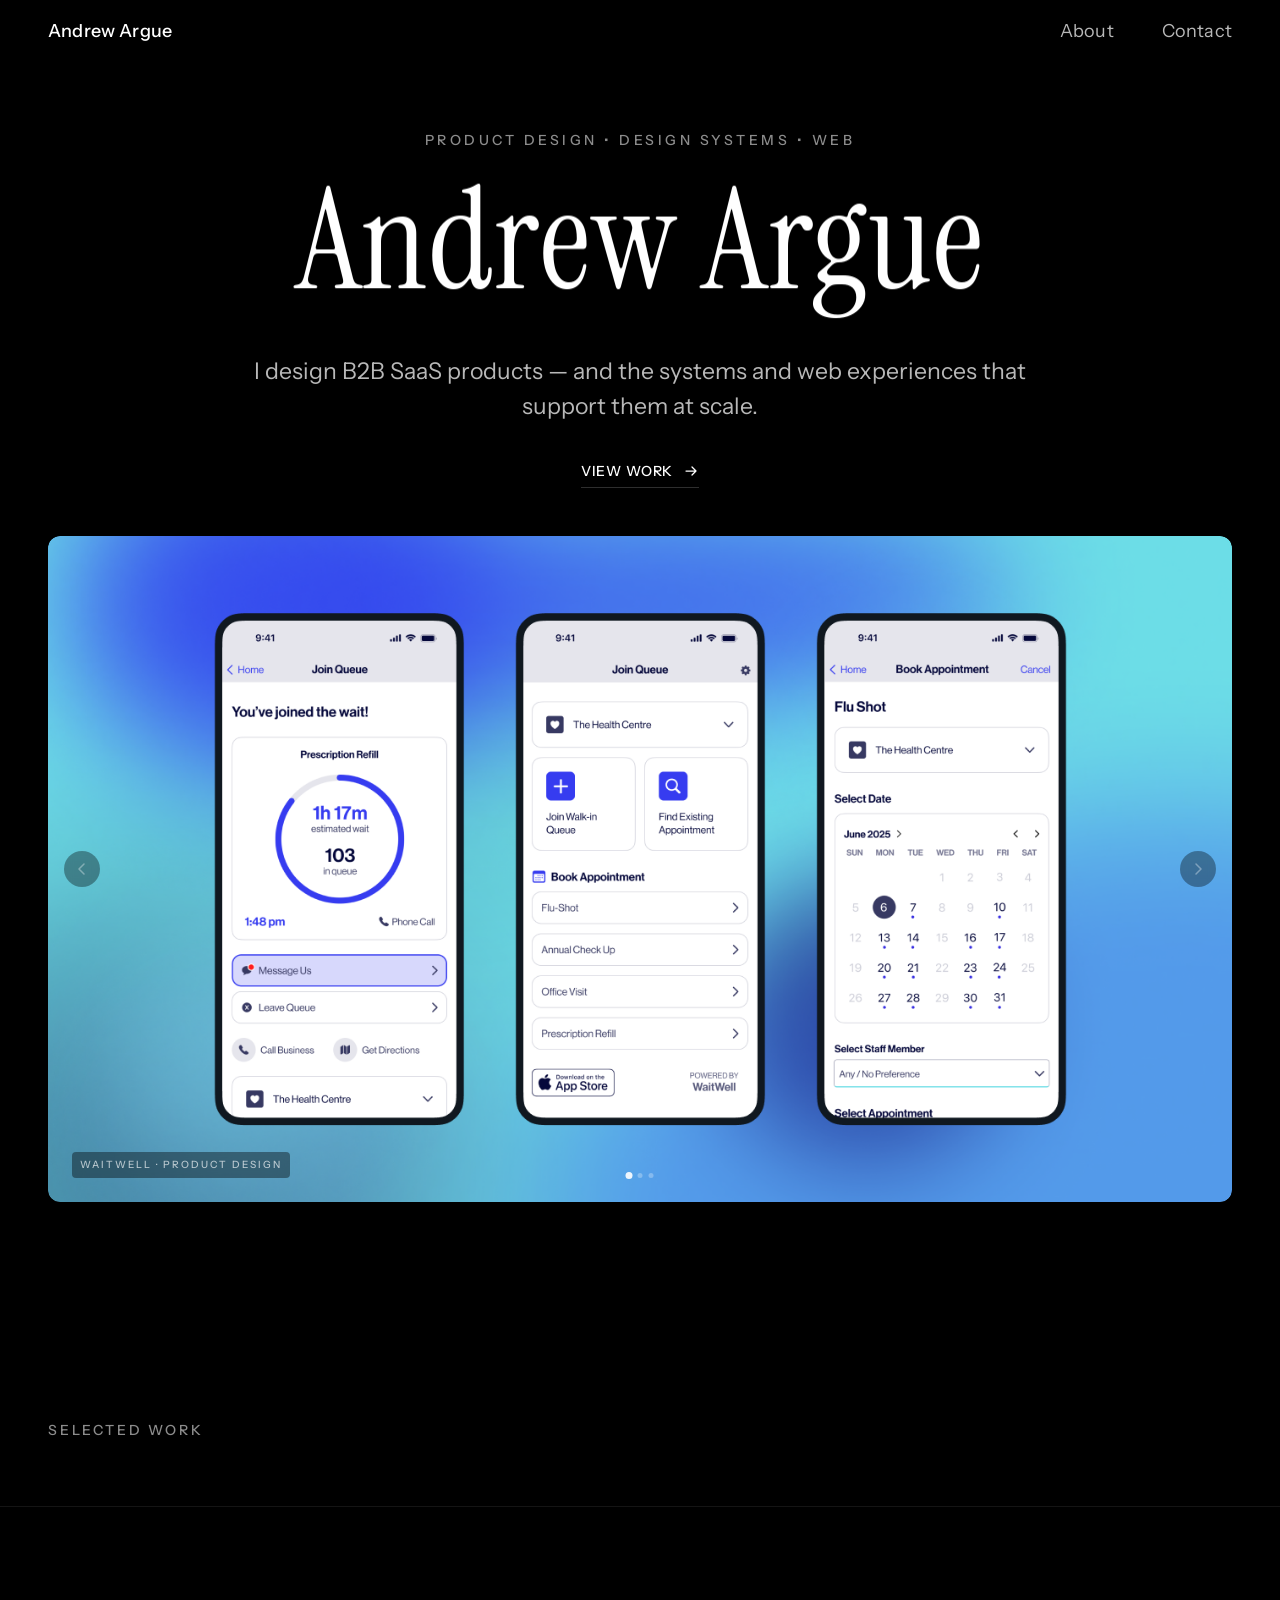
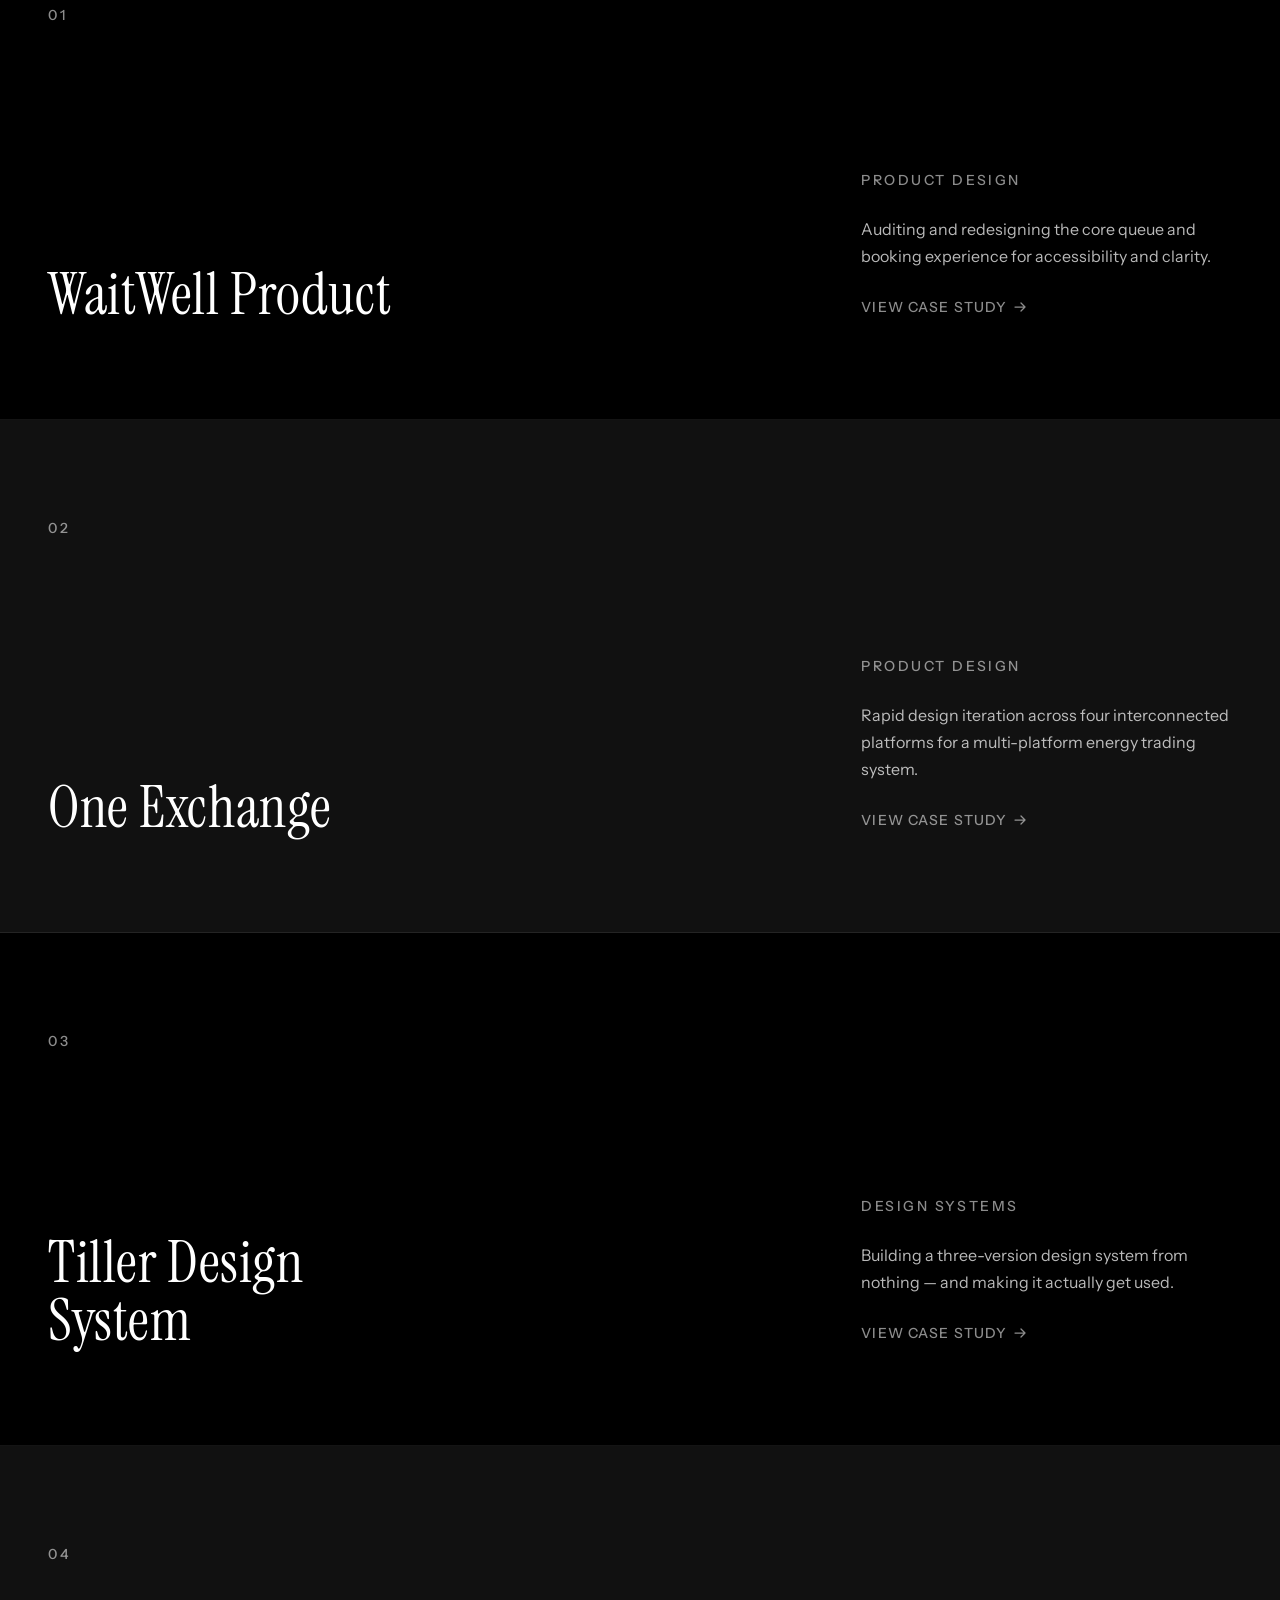
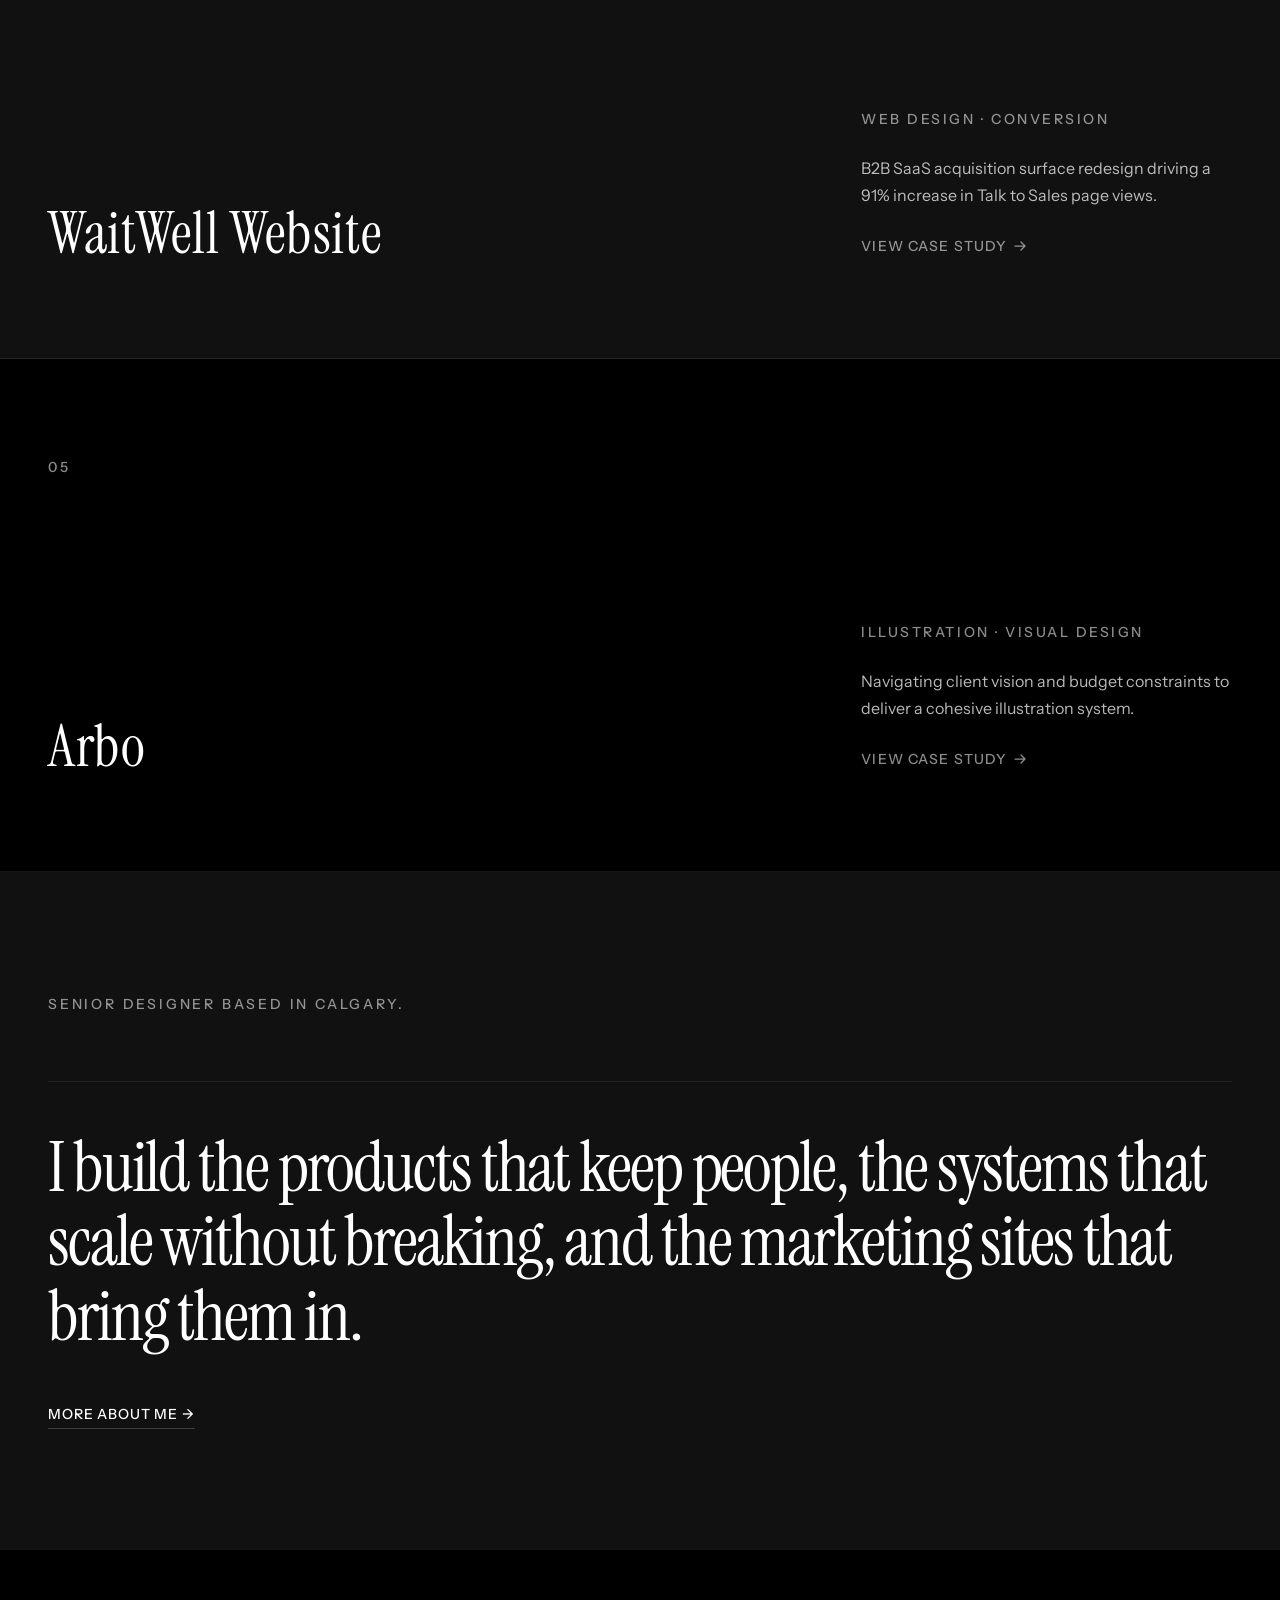
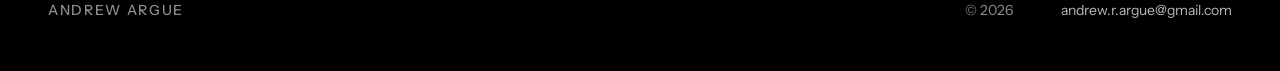
<file: index.html>
<!DOCTYPE html>
<html lang="en">
<head>
  <meta charset="UTF-8" />
  <meta name="viewport" content="width=device-width, initial-scale=1.0" />
  <title>Andrew Argue — Senior Product Designer</title>
  <meta name="description" content="Senior product designer based in Calgary with 9+ years experience across product design, design systems, and web design." />
  <link rel="stylesheet" href="css/styles.css" />
  <style>
    /* ── Hero column layout: copy above, carousel below ─────── */
    .hero__layout {
      display: flex;
      flex-direction: column;
      gap: var(--space-5);
      width: 100%;
    }

    .hero__copy {
      width: 100%;
      text-align: center;
    }

    /* Centre the max-width headline within the column */
    .hero__copy .hero__headline {
      margin-inline: auto;
    }

    .hero__carousel-wrap {
      width: 100%;
    }

    /* ── Carousel shell ──────────────────────────────────────── */
    .hero__carousel {
      position: relative;
      width: 100%;
      border-radius: var(--radius-lg);
      overflow: hidden;
    }

    .hero__carousel-track {
      position: relative;
      width: 100%;
      aspect-ratio: 16 / 9;
      background-color: var(--bg-3);
      border-radius: var(--radius-lg);
      overflow: hidden;
    }

    /* ── Slides ──────────────────────────────────────────────── */
    .hero__slide {
      position: absolute;
      inset: 0;
      opacity: 0;
      transition: opacity 600ms cubic-bezier(0.16, 1, 0.3, 1);
      pointer-events: none;
    }

    .hero__slide.is-active {
      opacity: 1;
      pointer-events: auto;
    }

    .hero__slide-img {
      position: absolute;
      inset: 0;
      background-size: contain;
      background-repeat: no-repeat;
      background-position: center center;
    }

    /* ── Slide label ─────────────────────────────────────────── */
    .hero__slide-label {
      position: absolute;
      bottom: var(--space-3);
      left: var(--space-3);
      font-size: 0.625rem;
      font-weight: 500;
      letter-spacing: 0.2em;
      text-transform: uppercase;
      color: rgba(255, 255, 255, 0.65);
      background: rgba(0, 0, 0, 0.4);
      padding: 4px 8px;
      border-radius: var(--radius);
      backdrop-filter: blur(6px);
      -webkit-backdrop-filter: blur(6px);
      pointer-events: none;
    }

    /* ── Arrow buttons ───────────────────────────────────────── */
    .hero__carousel-btn {
      position: absolute;
      top: 50%;
      transform: translateY(-50%);
      width: 36px;
      height: 36px;
      display: flex;
      align-items: center;
      justify-content: center;
      background: rgba(0, 0, 0, 0.35);
      border: none;
      border-radius: 50%;
      color: rgba(255, 255, 255, 0.35);
      cursor: pointer;
      transition: color 0.3s cubic-bezier(0.16, 1, 0.3, 1), background-color 0.3s cubic-bezier(0.16, 1, 0.3, 1);
      z-index: 2;
      backdrop-filter: blur(4px);
      -webkit-backdrop-filter: blur(4px);
    }

    .hero__carousel-btn:hover {
      color: rgba(255, 255, 255, 1);
      background: rgba(0, 0, 0, 0.65);
    }

    .hero__carousel-btn--prev { left: var(--space-2); }
    .hero__carousel-btn--next { right: var(--space-2); }

    /* ── Dots ────────────────────────────────────────────────── */
    .hero__carousel-dots {
      position: absolute;
      bottom: var(--space-3);
      left: 50%;
      transform: translateX(-50%);
      display: flex;
      gap: 6px;
      z-index: 2;
    }

    .hero__dot {
      width: 5px;
      height: 5px;
      border-radius: 50%;
      background: rgba(255, 255, 255, 0.28);
      border: none;
      cursor: pointer;
      padding: 0;
      transition: background 0.3s cubic-bezier(0.16, 1, 0.3, 1), transform 0.3s cubic-bezier(0.16, 1, 0.3, 1);
    }

    .hero__dot.is-active {
      background: rgba(255, 255, 255, 0.9);
      transform: scale(1.4);
    }

    /* aspect-ratio: 16/9 scales automatically on all screen sizes — no mobile override needed */
  </style>
</head>
<body>

  <!-- ── Nav ─────────────────────────────────────────────── -->
  <header class="nav" role="banner">
    <div class="container">
      <nav class="nav__inner" aria-label="Primary navigation">
        <a href="index.html" class="nav__logo">Andrew Argue</a>
        <ul class="nav__links" role="list">
          <li><a href="about.html">About</a></li>
          <li><a href="contact.html">Contact</a></li>
        </ul>
        <button class="nav__hamburger" aria-label="Toggle menu" aria-expanded="false">
          <span></span><span></span><span></span>
        </button>
      </nav>
    </div>
  </header>

  <!-- Mobile overlay -->
  <div class="nav__overlay" role="dialog" aria-modal="true" aria-label="Mobile navigation">
    <a href="about.html">About</a>
    <a href="contact.html">Contact</a>
  </div>

  <main>

    <!-- ── Hero ─────────────────────────────────────────────── -->
    <section class="hero" aria-labelledby="hero-name">
      <div class="container">
        <div class="hero__inner">
          <div class="hero__layout">

            <!-- Left: existing copy (unchanged) -->
            <div class="hero__copy">
              <p class="hero__eyebrow">Product design • Design systems • Web</p>
              <h1 class="hero__name" id="hero-name">Andrew Argue</h1>
              <p class="hero__headline">
                I design B2B SaaS products — and the systems and web experiences that support them at scale.
              </p>
              <a href="#selected-work" class="hero__cta">
                View work
                <svg width="16" height="16" viewBox="0 0 16 16" fill="none" aria-hidden="true">
                  <path d="M3 8h10M9 4l4 4-4 4" stroke="currentColor" stroke-width="1.25" stroke-linecap="round" stroke-linejoin="round"/>
                </svg>
              </a>
            </div>

            <!-- Right: image carousel -->
            <div class="hero__carousel-wrap">
              <div class="hero__carousel" id="heroCarousel" role="region" aria-label="Work samples" aria-live="polite">
                <div class="hero__carousel-track">

                  <!-- Slide 1 -->
                  <div class="hero__slide is-active" role="img" aria-label="WaitWell · Product Design">
                    <div class="hero__slide-img" style="background-image: url('images/Waitwell Product/Waitwell-product-01.png');"></div>
                    <span class="hero__slide-label" aria-hidden="true">WaitWell · Product Design</span>
                  </div>

                  <!-- Slide 2 -->
                  <div class="hero__slide" role="img" aria-label="One Exchange · Product Design" aria-hidden="true">
                    <div class="hero__slide-img" style="background-image: url('images/OX/OX Trading - 1.png');"></div>
                    <span class="hero__slide-label" aria-hidden="true">One Exchange · Product Design</span>
                  </div>

                  <!-- Slide 3 -->
                  <div class="hero__slide" role="img" aria-label="WaitWell · Web Design" aria-hidden="true">
                    <div class="hero__slide-img" style="background-image: url('images/Waitwell web/Waitwell-01.png');"></div>
                    <span class="hero__slide-label" aria-hidden="true">WaitWell · Web Design</span>
                  </div>

                  <!-- Prev arrow -->
                  <button class="hero__carousel-btn hero__carousel-btn--prev" aria-label="Previous slide">
                    <svg width="18" height="18" viewBox="0 0 18 18" fill="none" aria-hidden="true">
                      <path d="M11 4L6 9l5 5" stroke="currentColor" stroke-width="1.5" stroke-linecap="round" stroke-linejoin="round"/>
                    </svg>
                  </button>

                  <!-- Next arrow -->
                  <button class="hero__carousel-btn hero__carousel-btn--next" aria-label="Next slide">
                    <svg width="18" height="18" viewBox="0 0 18 18" fill="none" aria-hidden="true">
                      <path d="M7 4l5 5-5 5" stroke="currentColor" stroke-width="1.5" stroke-linecap="round" stroke-linejoin="round"/>
                    </svg>
                  </button>

                  <!-- Dots -->
                  <div class="hero__carousel-dots" role="list" aria-label="Slide indicators">
                    <button class="hero__dot is-active" role="listitem" aria-label="Go to slide 1" aria-current="true"></button>
                    <button class="hero__dot" role="listitem" aria-label="Go to slide 2" aria-current="false"></button>
                    <button class="hero__dot" role="listitem" aria-label="Go to slide 3" aria-current="false"></button>
                  </div>

                </div>
              </div>
            </div>

          </div><!-- /.hero__layout -->
        </div>
      </div>
    </section>

    <!-- ── Selected work ────────────────────────────────────── -->
    <section class="work-section" id="selected-work" aria-labelledby="work-label">
      <div class="container">
        <p class="cs-label" id="work-label" data-animate>Selected work</p>
      </div>

      <div class="work-list" data-stagger>

        <!-- 01 WaitWell Product -->
        <article class="work-row">
          <a href="work/waitwell-product.html" class="work-row__link container" aria-label="View WaitWell Product case study">
            <div class="work-row__left">
              <span class="work-row__index">01</span>
              <h2 class="work-row__title">WaitWell Product</h2>
            </div>
            <div class="work-row__middle" aria-hidden="true"></div>
            <div class="work-row__right">
              <span class="work-row__tag">Product Design</span>
              <p class="work-row__desc">Auditing and redesigning the core queue and booking experience for accessibility and clarity.</p>
              <span class="work-row__cta">
                View case study
                <svg width="14" height="14" viewBox="0 0 14 14" fill="none" aria-hidden="true">
                  <path d="M2 7h10M8 3l4 4-4 4" stroke="currentColor" stroke-width="1.25" stroke-linecap="round" stroke-linejoin="round"/>
                </svg>
              </span>
            </div>
          </a>
          <div class="work-row__image-wrap" aria-hidden="true">
            <div class="work-row__image-inner" style="background-image: url('images/Waitwell Product/WaitWell-thumbnail.png'); background-size: cover; background-position: center;"></div>
          </div>
        </article>

        <!-- 02 One Exchange -->
        <article class="work-row">
          <a href="work/one-exchange.html" class="work-row__link container" aria-label="View One Exchange case study">
            <div class="work-row__left">
              <span class="work-row__index">02</span>
              <h2 class="work-row__title">One Exchange</h2>
            </div>
            <div class="work-row__middle" aria-hidden="true"></div>
            <div class="work-row__right">
              <span class="work-row__tag">Product Design</span>
              <p class="work-row__desc">Rapid design iteration across four interconnected platforms for a multi-platform energy trading system.</p>
              <span class="work-row__cta">
                View case study
                <svg width="14" height="14" viewBox="0 0 14 14" fill="none" aria-hidden="true">
                  <path d="M2 7h10M8 3l4 4-4 4" stroke="currentColor" stroke-width="1.25" stroke-linecap="round" stroke-linejoin="round"/>
                </svg>
              </span>
            </div>
          </a>
          <div class="work-row__image-wrap" aria-hidden="true">
            <div class="work-row__image-inner" style="background-image: url('images/OX/OX - cover.png'); background-size: cover; background-position: center;"></div>
          </div>
        </article>

        <!-- 03 Tiller Design System -->
        <article class="work-row">
          <a href="work/tiller-design-system.html" class="work-row__link container" aria-label="View Tiller Design System case study">
            <div class="work-row__left">
              <span class="work-row__index">03</span>
              <h2 class="work-row__title">Tiller Design System</h2>
            </div>
            <div class="work-row__middle" aria-hidden="true"></div>
            <div class="work-row__right">
              <span class="work-row__tag">Design Systems</span>
              <p class="work-row__desc">Building a three-version design system from nothing — and making it actually get used.</p>
              <span class="work-row__cta">
                View case study
                <svg width="14" height="14" viewBox="0 0 14 14" fill="none" aria-hidden="true">
                  <path d="M2 7h10M8 3l4 4-4 4" stroke="currentColor" stroke-width="1.25" stroke-linecap="round" stroke-linejoin="round"/>
                </svg>
              </span>
            </div>
          </a>
          <div class="work-row__image-wrap" aria-hidden="true">
            <div class="work-row__image-inner" style="background-image: url('images/Tiller Design System/Design System - cover.png'); background-size: cover; background-position: center;"></div>
          </div>
        </article>

        <!-- 04 WaitWell Website -->
        <article class="work-row">
          <a href="work/waitwell-website.html" class="work-row__link container" aria-label="View WaitWell Website case study">
            <div class="work-row__left">
              <span class="work-row__index">04</span>
              <h2 class="work-row__title">WaitWell Website</h2>
            </div>
            <div class="work-row__middle" aria-hidden="true"></div>
            <div class="work-row__right">
              <span class="work-row__tag">Web Design · Conversion</span>
              <p class="work-row__desc">B2B SaaS acquisition surface redesign driving a 91% increase in Talk to Sales page views.</p>
              <span class="work-row__cta">
                View case study
                <svg width="14" height="14" viewBox="0 0 14 14" fill="none" aria-hidden="true">
                  <path d="M2 7h10M8 3l4 4-4 4" stroke="currentColor" stroke-width="1.25" stroke-linecap="round" stroke-linejoin="round"/>
                </svg>
              </span>
            </div>
          </a>
          <div class="work-row__image-wrap" aria-hidden="true">
            <div class="work-row__image-inner" style="background-image: url('images/Waitwell web/featured-waitwell.png.webp'); background-size: cover; background-position: center;"></div>
          </div>
        </article>

        <!-- 05 Arbo -->
        <article class="work-row">
          <a href="work/arbo.html" class="work-row__link container" aria-label="View Arbo case study">
            <div class="work-row__left">
              <span class="work-row__index">05</span>
              <h2 class="work-row__title">Arbo</h2>
            </div>
            <div class="work-row__middle" aria-hidden="true"></div>
            <div class="work-row__right">
              <span class="work-row__tag">Illustration · Visual Design</span>
              <p class="work-row__desc">Navigating client vision and budget constraints to deliver a cohesive illustration system.</p>
              <span class="work-row__cta">
                View case study
                <svg width="14" height="14" viewBox="0 0 14 14" fill="none" aria-hidden="true">
                  <path d="M2 7h10M8 3l4 4-4 4" stroke="currentColor" stroke-width="1.25" stroke-linecap="round" stroke-linejoin="round"/>
                </svg>
              </span>
            </div>
          </a>
          <div class="work-row__image-wrap" aria-hidden="true">
            <div class="work-row__image-inner" style="background-image: url('images/Arbo/Arbo - cover.png'); background-size: cover; background-position: center;"></div>
          </div>
        </article>

      </div>
    </section>

    <!-- ── About ─────────────────────────────────────────────── -->
    <section class="about-section" aria-labelledby="about-label">
      <div class="container">
        <p class="cs-label" id="about-label" data-animate>Senior designer based in Calgary.</p>
        <div class="about-split" data-animate>
          <p class="about-split__statement">
            I build the products that keep people, the systems that scale without breaking, and the marketing sites that bring them in.
          </p>
          <a href="about.html" class="text-cta">More about me →</a>
        </div>
      </div>
    </section>

  </main>

  <!-- ── Footer ───────────────────────────────────────────── -->
  <footer class="footer" role="contentinfo">
    <div class="container">
      <div class="footer__inner">
        <span class="footer__name">Andrew Argue</span>
        <div class="footer__right">
          <span class="footer__year">© 2026</span>
          <a href="mailto:andrew.r.argue@gmail.com" class="footer__email">andrew.r.argue@gmail.com</a>
        </div>
      </div>
    </div>
  </footer>

  <script src="js/main.js"></script>
  <script src="js/hero-liquid.js"></script>

  <!-- ── Hero carousel ──────────────────────────────────────── -->
  <script>
    (function () {
      'use strict';

      var carousel = document.getElementById('heroCarousel');
      if (!carousel) return;

      var slides   = Array.from(carousel.querySelectorAll('.hero__slide'));
      var dots     = Array.from(carousel.querySelectorAll('.hero__dot'));
      var prevBtn  = carousel.querySelector('.hero__carousel-btn--prev');
      var nextBtn  = carousel.querySelector('.hero__carousel-btn--next');

      var INTERVAL = 4000;
      var reducedMotion = window.matchMedia('(prefers-reduced-motion: reduce)').matches;
      var current = 0;
      var timer   = null;

      function goTo(index) {
        var prev = current;
        current = ((index % slides.length) + slides.length) % slides.length;
        if (prev === current) return;

        // Slides
        slides[prev].classList.remove('is-active');
        slides[prev].setAttribute('aria-hidden', 'true');
        slides[current].classList.add('is-active');
        slides[current].removeAttribute('aria-hidden');

        // Dots
        dots[prev].classList.remove('is-active');
        dots[prev].setAttribute('aria-current', 'false');
        dots[current].classList.add('is-active');
        dots[current].setAttribute('aria-current', 'true');
      }

      function next() { goTo(current + 1); }
      function prev() { goTo(current - 1); }

      function startTimer() {
        if (reducedMotion) return;
        if (timer) return;
        timer = setInterval(next, INTERVAL);
      }

      function stopTimer() {
        clearInterval(timer);
        timer = null;
      }

      // Arrow controls
      prevBtn.addEventListener('click', function () { stopTimer(); prev(); startTimer(); });
      nextBtn.addEventListener('click', function () { stopTimer(); next(); startTimer(); });

      // Dot controls
      dots.forEach(function (dot, i) {
        dot.addEventListener('click', function () { stopTimer(); goTo(i); startTimer(); });
      });

      // Pause on hover
      carousel.addEventListener('mouseenter', stopTimer);
      carousel.addEventListener('mouseleave', startTimer);

      // Keyboard support (left / right arrow keys when carousel is focused)
      carousel.setAttribute('tabindex', '0');
      carousel.addEventListener('keydown', function (e) {
        if (e.key === 'ArrowLeft')  { stopTimer(); prev(); startTimer(); }
        if (e.key === 'ArrowRight') { stopTimer(); next(); startTimer(); }
      });

      // Kick off
      startTimer();
    })();
  </script>
</body>
</html>
</file>
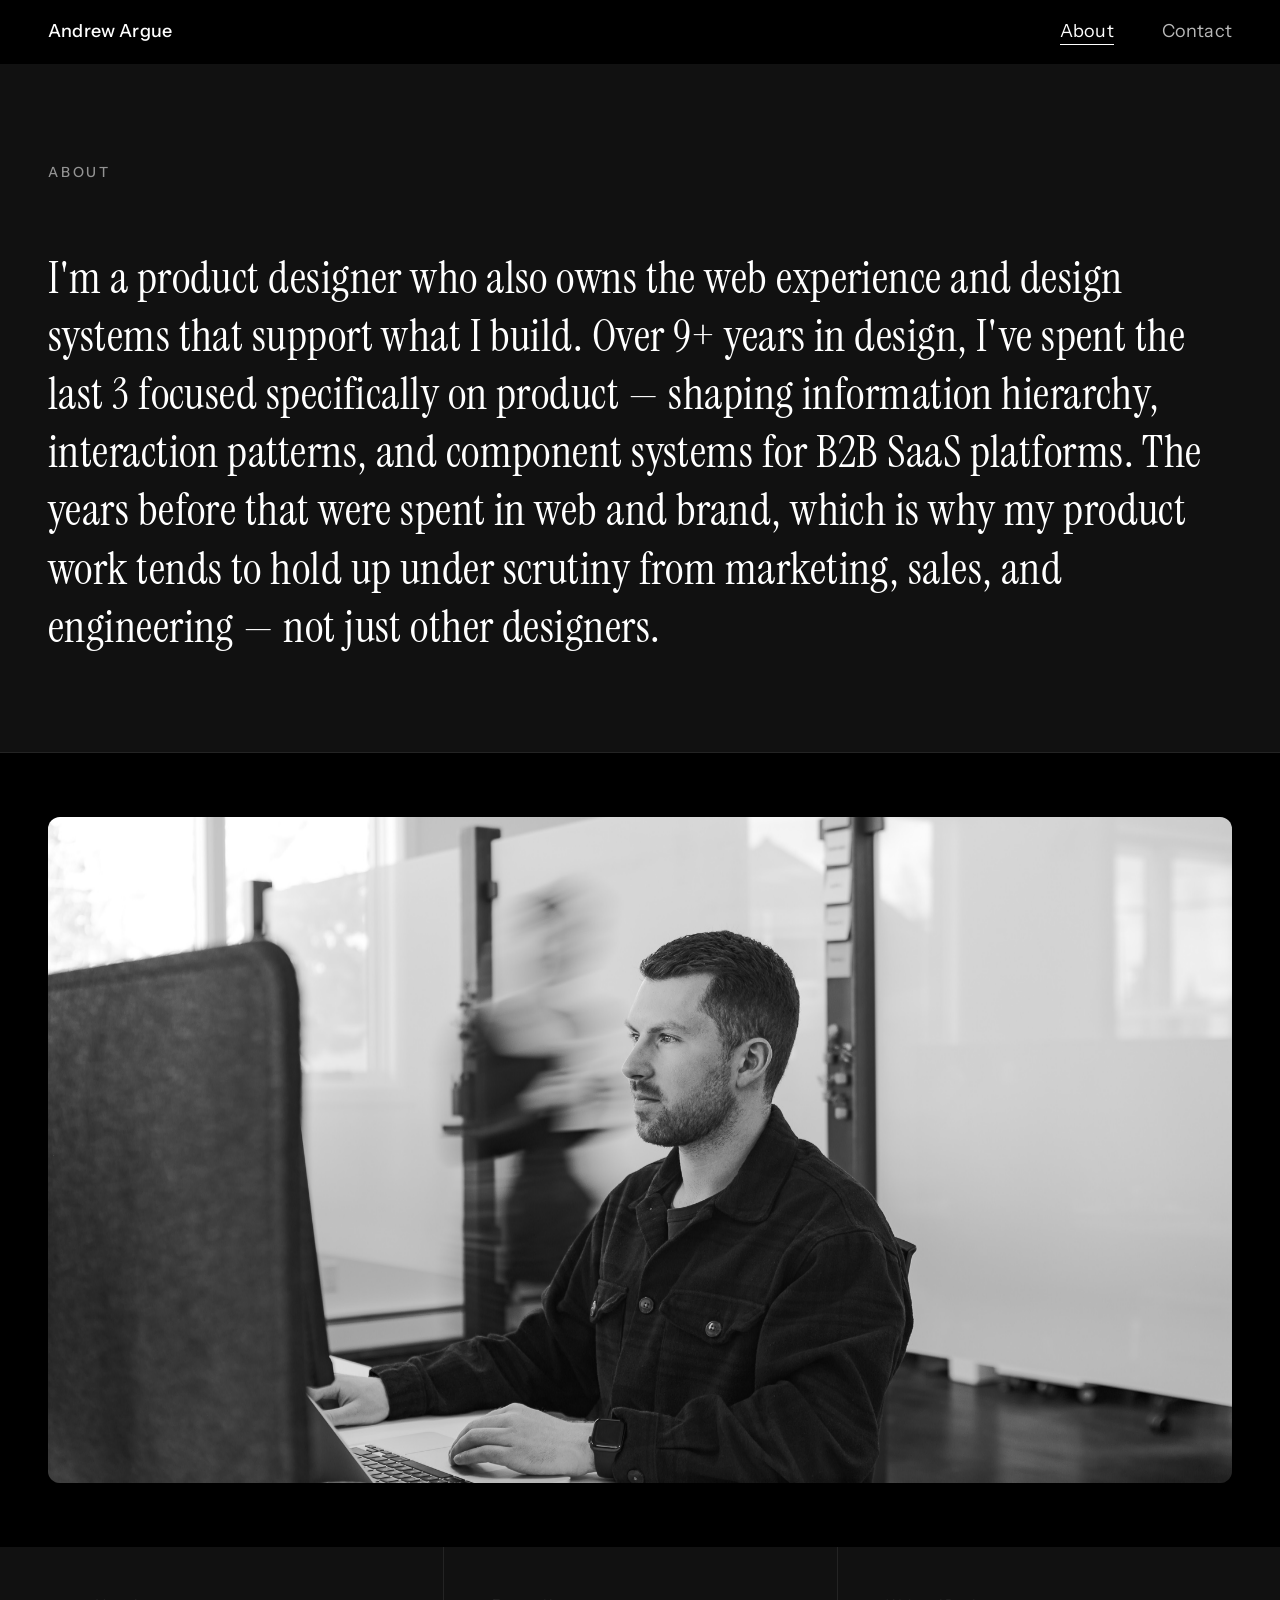
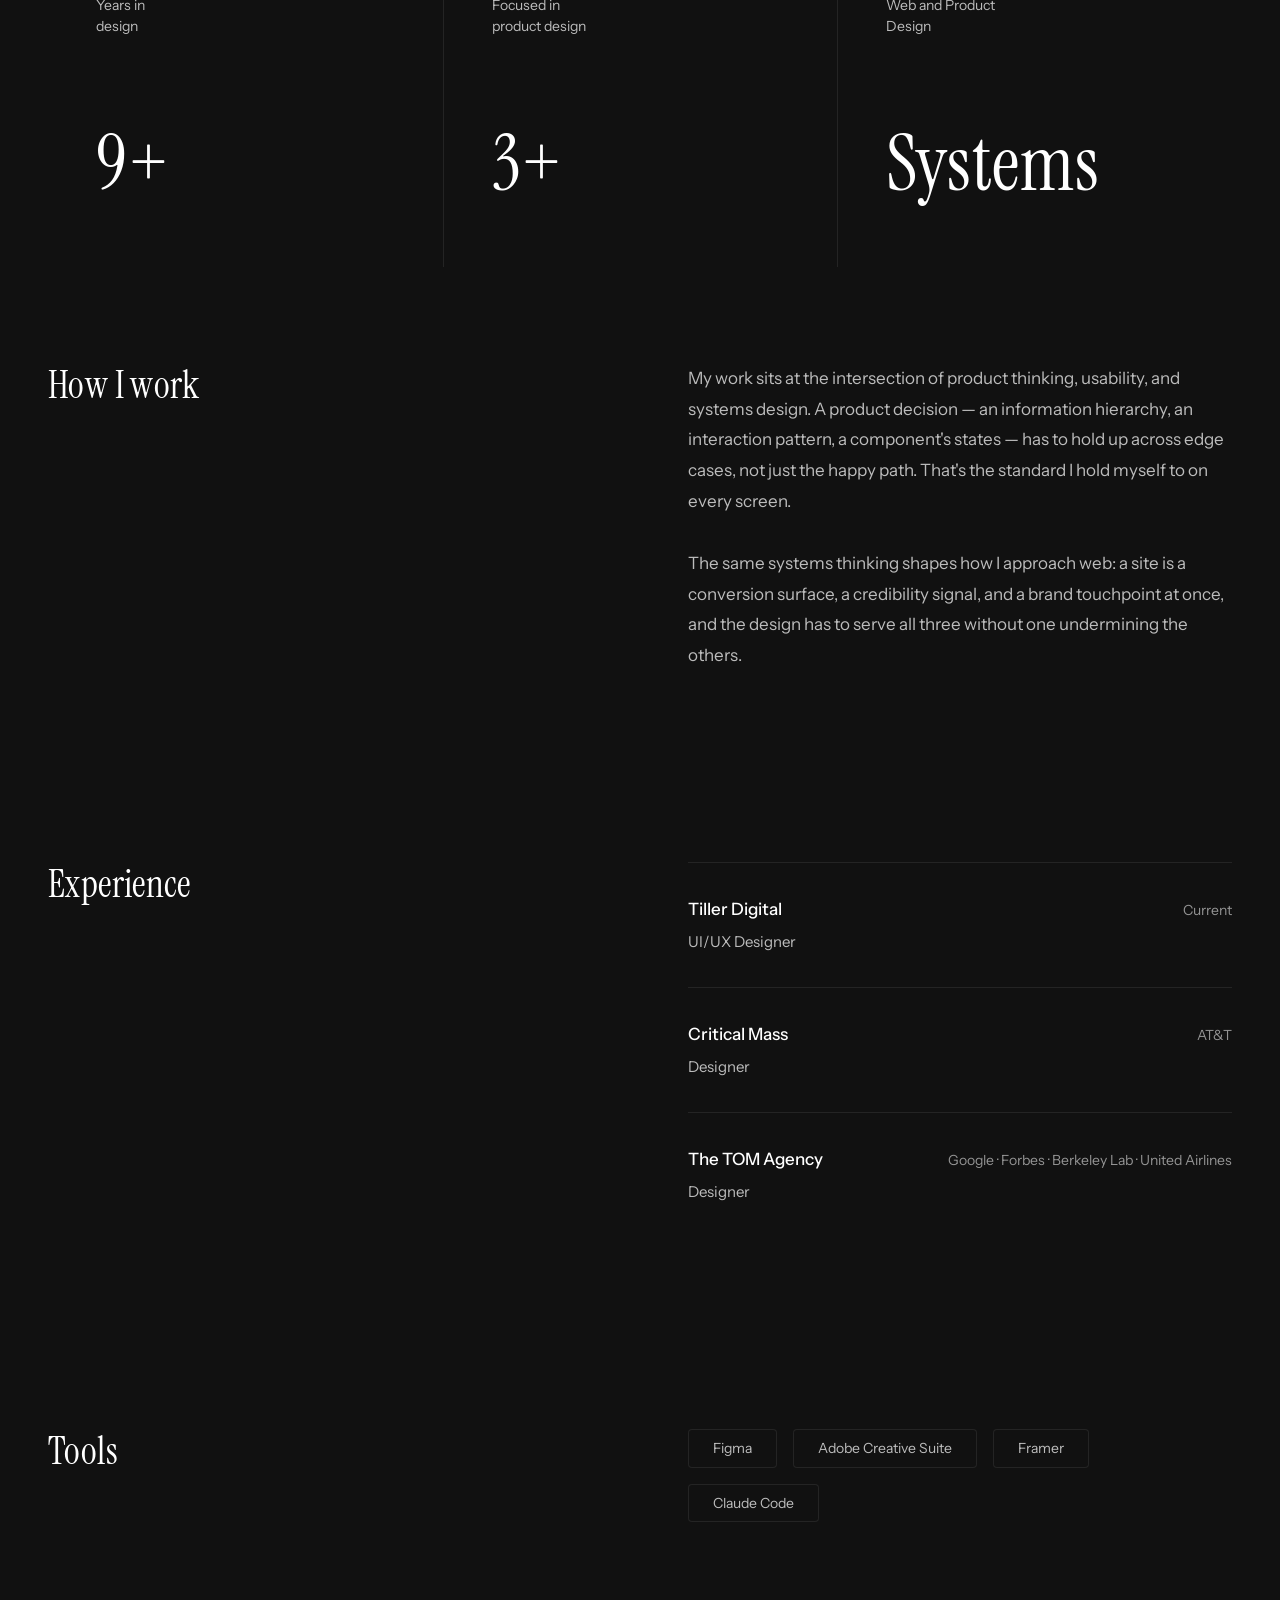
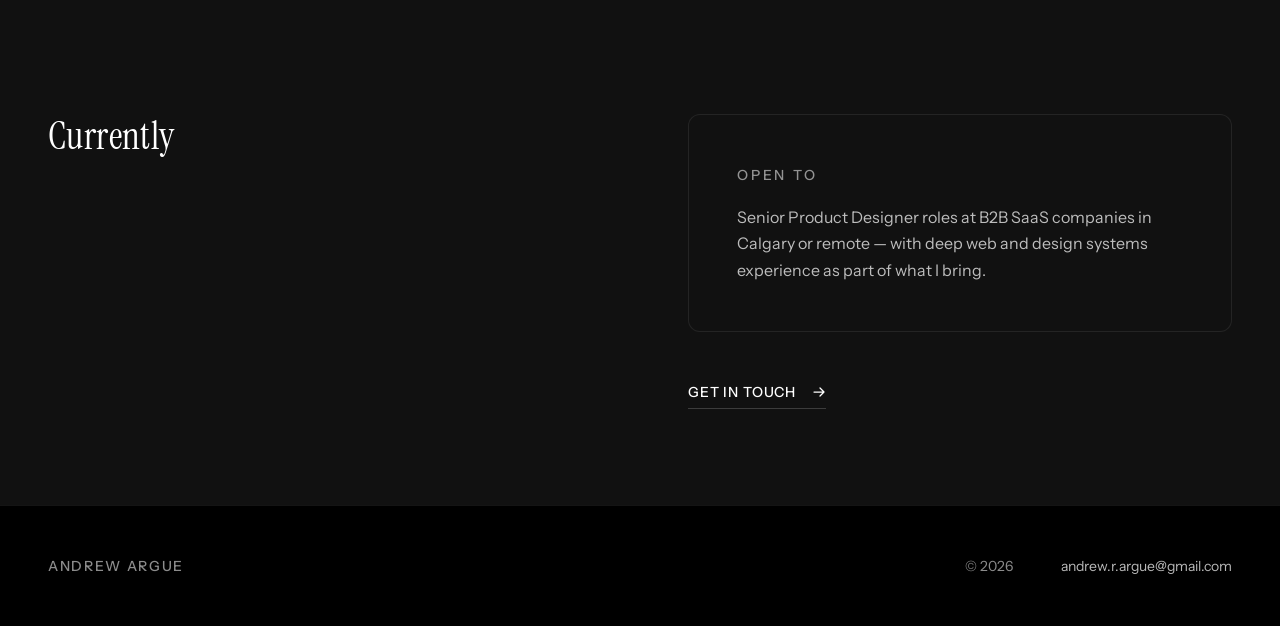
<file: about.html>
<!DOCTYPE html>
<html lang="en">
<head>
  <meta charset="UTF-8" />
  <meta name="viewport" content="width=device-width, initial-scale=1.0" />
  <title>About — Andrew Argue</title>
  <meta name="description" content="Senior product designer based in Calgary with 9+ years experience across product design, design systems, and web design." />
  <link rel="stylesheet" href="css/styles.css" />
  <link rel="stylesheet" href="css/about.css" />
</head>
<body>

  <header class="nav" role="banner">
    <div class="container">
      <nav class="nav__inner" aria-label="Primary navigation">
        <a href="index.html" class="nav__logo">Andrew Argue</a>
        <ul class="nav__links" role="list">
          <li><a href="about.html">About</a></li>
          <li><a href="contact.html">Contact</a></li>
        </ul>
        <button class="nav__hamburger" aria-label="Toggle menu" aria-expanded="false">
          <span></span><span></span><span></span>
        </button>
      </nav>
    </div>
  </header>

  <div class="nav__overlay" role="dialog" aria-modal="true" aria-label="Mobile navigation">
    <a href="about.html">About</a>
    <a href="contact.html">Contact</a>
  </div>

  <main class="about-page">

    <!-- ══ 1. Opening statement ══════════════════════════════ -->
    <section class="about-section about-section--divide-after" data-animate>
      <div class="container">
        <p class="about-label">About</p>
        <p class="about-statement">
          I'm a product designer who also owns the web experience and design systems that support what I build. Over 9+ years in design, I've spent the last 3 focused specifically on product — shaping information hierarchy, interaction patterns, and component systems for B2B SaaS platforms. The years before that were spent in web and brand, which is why my product work tends to hold up under scrutiny from marketing, sales, and engineering — not just other designers.
        </p>
      </div>
    </section>

    <!-- ══ 2. Photo ══════════════════════════════════════════ -->
    <section class="about-photo-section" aria-label="Photo of Andrew Argue">
      <div class="container">
        <div class="about-photo" id="aboutPhoto">
          <div class="about-photo__placeholder" aria-hidden="true"></div>
          <img
            class="about-photo__img"
            src="images/andrew-argue.jpg"
            alt="Andrew Argue — Senior Designer"
          />
          <div class="about-photo__caption">
            <span class="about-photo__hint">Senior Designer · Calgary</span>
          </div>
        </div>
      </div>
    </section>

    <!-- ══ 3. Stats columns ══════════════════════════════════ -->
    <section class="about-section about-section--flush" aria-label="Experience highlights">
      <div class="container">
        <div class="about-stats-grid" data-stagger>
          <div class="about-stat-col">
            <span class="about-stat-col__label">Years in<br>design</span>
            <span class="about-stat-col__value">9+</span>
          </div>
          <div class="about-stat-col">
            <span class="about-stat-col__label">Focused in<br>product design</span>
            <span class="about-stat-col__value">3+</span>
          </div>
<div class="about-stat-col">
            <span class="about-stat-col__label">Web and Product<br>Design</span>
            <span class="about-stat-col__value">Systems</span>
          </div>
        </div>
      </div>
    </section>

    <!-- ══ 4. Approach ═══════════════════════════════════════ -->
    <section class="about-section" data-animate>
      <div class="container">
        <div class="about-split">
          <h2 class="about-split__heading">How I work</h2>
          <div class="about-split__content">
            <div class="about-split__body">
              <p>My work sits at the intersection of product thinking, usability, and systems design. A product decision — an information hierarchy, an interaction pattern, a component's states — has to hold up across edge cases, not just the happy path. That's the standard I hold myself to on every screen.</p>
              <p>The same systems thinking shapes how I approach web: a site is a conversion surface, a credibility signal, and a brand touchpoint at once, and the design has to serve all three without one undermining the others.</p>
            </div>
          </div>
        </div>
      </div>
    </section>

    <!-- ══ 5. Experience ═════════════════════════════════════ -->
    <section class="about-section" data-animate>
      <div class="container">
        <div class="about-split">
          <h2 class="about-split__heading">Experience</h2>
          <div class="about-split__content">
            <ul class="experience-list">
              <li class="experience-item">
                <div class="experience-item__main">
                  <span class="experience-item__company">Tiller Digital</span>
                  <span class="experience-item__role">UI/UX Designer</span>
                </div>
                <span class="experience-item__clients">Current</span>
              </li>
              <li class="experience-item">
                <div class="experience-item__main">
                  <span class="experience-item__company">Critical Mass</span>
                  <span class="experience-item__role">Designer</span>
                </div>
                <span class="experience-item__clients">AT&amp;T</span>
              </li>
              <li class="experience-item">
                <div class="experience-item__main">
                  <span class="experience-item__company">The TOM Agency</span>
                  <span class="experience-item__role">Designer</span>
                </div>
                <span class="experience-item__clients">Google · Forbes · Berkeley Lab · United Airlines</span>
              </li>
            </ul>
          </div>
        </div>
      </div>
    </section>

    <!-- ══ 6. Tools ══════════════════════════════════════════ -->
    <section class="about-section" data-animate>
      <div class="container">
        <div class="about-split">
          <h2 class="about-split__heading">Tools</h2>
          <div class="about-split__content">
            <ul class="tools-list" role="list">
              <li class="tools-list__item">Figma</li>
              <li class="tools-list__item">Adobe Creative Suite</li>
              <li class="tools-list__item">Framer</li>
              <li class="tools-list__item">Claude Code</li>
            </ul>
          </div>
        </div>
      </div>
    </section>

    <!-- ══ 7. Currently + CTA ════════════════════════════════ -->
    <section class="about-section" data-animate>
      <div class="container">
        <div class="about-split">
          <h2 class="about-split__heading">Currently</h2>
          <div class="about-split__content">
            <div class="about-currently">
              <p class="about-currently__label">Open to</p>
              <p class="about-currently__text">Senior Product Designer roles at B2B SaaS companies in Calgary or remote — with deep web and design systems experience as part of what I bring.</p>
            </div>
            <a href="contact.html" class="about-cta">
              Get in touch
              <svg width="14" height="14" viewBox="0 0 14 14" fill="none" aria-hidden="true">
                <path d="M2 7h10M8 3l4 4-4 4" stroke="currentColor" stroke-width="1.25" stroke-linecap="round" stroke-linejoin="round"/>
              </svg>
            </a>
          </div>
        </div>
      </div>
    </section>

  </main>

  <footer class="footer" role="contentinfo">
    <div class="container">
      <div class="footer__inner">
        <span class="footer__name">Andrew Argue</span>
        <div class="footer__right">
          <span class="footer__year">© 2026</span>
          <a href="mailto:andrew.r.argue@gmail.com" class="footer__email">andrew.r.argue@gmail.com</a>
        </div>
      </div>
    </div>
  </footer>

  <script src="js/main.js"></script>
  <script src="js/about-liquid.js"></script>
  <script>
    // ── Photo parallax ────────────────────────────────────────
    const photoWrap = document.getElementById('aboutPhoto');
    if (photoWrap) {
      const img = photoWrap.querySelector('.about-photo__img');
      let mouseOffsetX = 0;
      let mouseOffsetY = 0;
      let rafId = null;

      // Scroll parallax — image moves at 40% of scroll speed
      function updateScrollParallax() {
        const rect = photoWrap.getBoundingClientRect();
        const viewH = window.innerHeight;
        // How far the section midpoint is from the viewport midpoint
        const sectionMid = rect.top + rect.height / 2;
        const progress = (sectionMid - viewH / 2) / viewH; // -1 → 1
        const scrollY = progress * 60; // max 60px shift
        const t = `translateY(calc(${scrollY}px + ${mouseOffsetY}px)) translateX(${mouseOffsetX}px)`;
        if (img) img.style.transform = t;
      }

      window.addEventListener('scroll', () => {
        if (rafId) cancelAnimationFrame(rafId);
        rafId = requestAnimationFrame(updateScrollParallax);
      }, { passive: true });

      // Mouse parallax — subtle additional shift on hover
      photoWrap.addEventListener('mousemove', (e) => {
        const rect = photoWrap.getBoundingClientRect();
        const x = (e.clientX - rect.left) / rect.width  - 0.5;
        const y = (e.clientY - rect.top)  / rect.height - 0.5;
        mouseOffsetX = x * -10;
        mouseOffsetY = y * -10;
        updateScrollParallax();
      });

      photoWrap.addEventListener('mouseleave', () => {
        mouseOffsetX = 0;
        mouseOffsetY = 0;
        updateScrollParallax();
      });

      // Init on load
      updateScrollParallax();
    }
  </script>
</body>
</html>
</file>
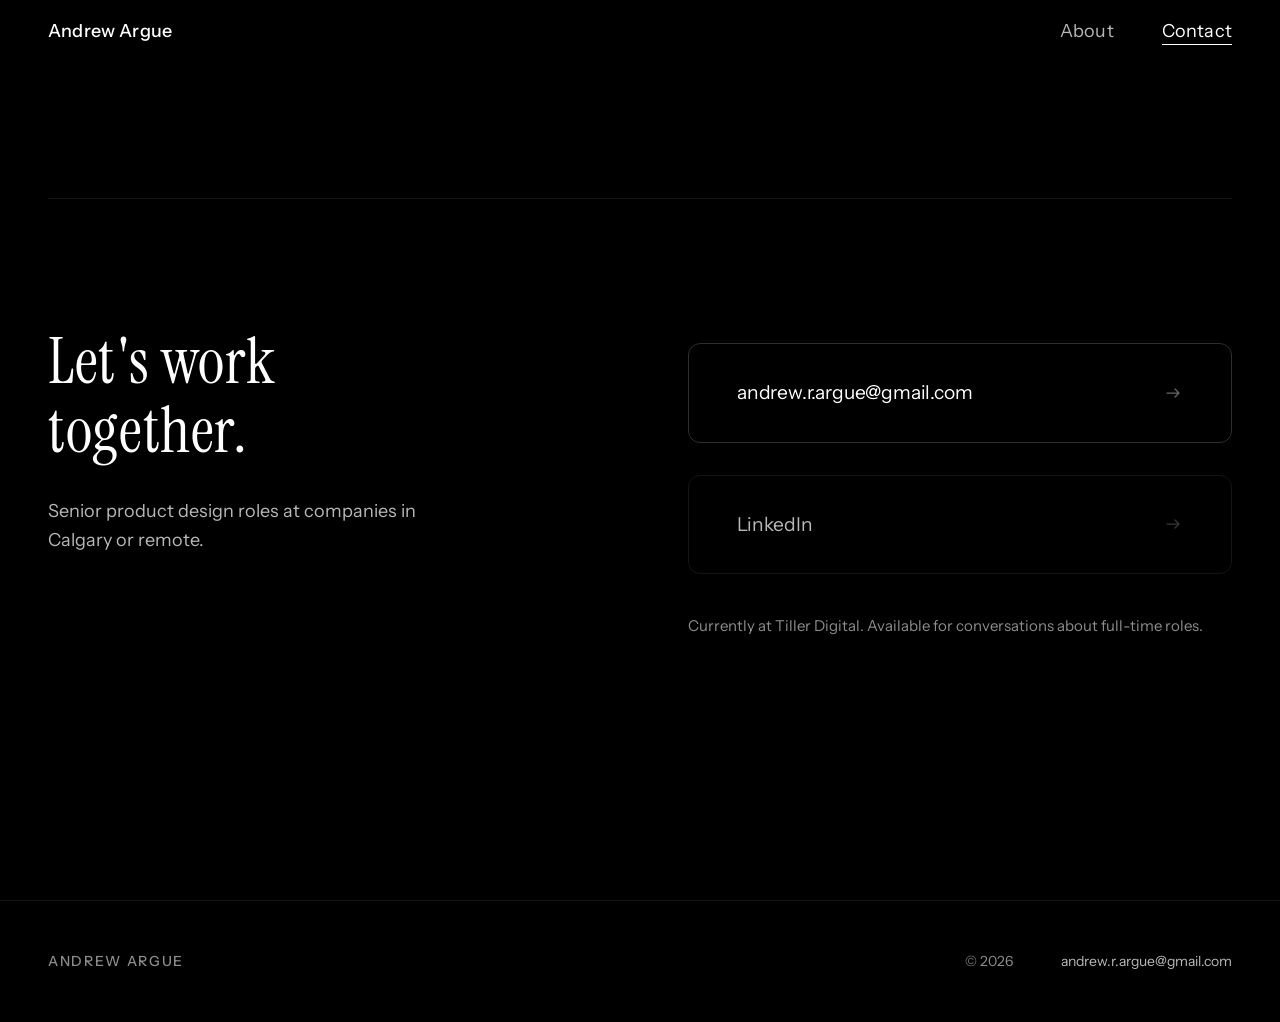
<file: contact.html>
<!DOCTYPE html>
<html lang="en">
<head>
  <meta charset="UTF-8" />
  <meta name="viewport" content="width=device-width, initial-scale=1.0" />
  <title>Contact — Andrew Argue</title>
  <meta name="description" content="Open to senior in-house design roles at B2B SaaS companies. Get in touch." />
  <link rel="stylesheet" href="css/styles.css" />
  <link rel="stylesheet" href="css/contact.css" />
</head>
<body>

  <header class="nav" role="banner">
    <div class="container">
      <nav class="nav__inner" aria-label="Primary navigation">
        <a href="index.html" class="nav__logo">Andrew Argue</a>
        <ul class="nav__links" role="list">
          <li><a href="about.html">About</a></li>
          <li><a href="contact.html">Contact</a></li>
        </ul>
        <button class="nav__hamburger" aria-label="Toggle menu" aria-expanded="false">
          <span></span><span></span><span></span>
        </button>
      </nav>
    </div>
  </header>

  <div class="nav__overlay" role="dialog" aria-modal="true" aria-label="Mobile navigation">
    <a href="about.html">About</a>
    <a href="contact.html">Contact</a>
  </div>

  <main class="contact-page">
    <div class="container">
      <div class="contact-grid" data-stagger>

        <div class="contact-left">
          <h1 class="contact-left__headline">Let's work<br>together.</h1>
          <p class="contact-left__sub">Senior product design roles at companies in Calgary or remote.</p>
        </div>

        <div class="contact-right">
          <a href="mailto:andrew.r.argue@gmail.com" class="contact-email">
            andrew.r.argue@gmail.com
            <svg width="20" height="20" viewBox="0 0 20 20" fill="none" aria-hidden="true">
              <path d="M4 10h12M12 6l4 4-4 4" stroke="currentColor" stroke-width="1.25" stroke-linecap="round" stroke-linejoin="round"/>
            </svg>
          </a>

          <a href="https://www.linkedin.com/in/andrewrargue" target="_blank" rel="noopener noreferrer" class="contact-linkedin">
            LinkedIn
            <svg width="20" height="20" viewBox="0 0 20 20" fill="none" aria-hidden="true">
              <path d="M4 10h12M12 6l4 4-4 4" stroke="currentColor" stroke-width="1.25" stroke-linecap="round" stroke-linejoin="round"/>
            </svg>
          </a>

          <p class="contact-note">Currently at Tiller Digital. Available for conversations about full-time roles.</p>
        </div>

      </div>
    </div>
  </main>

  <footer class="footer" role="contentinfo">
    <div class="container">
      <div class="footer__inner">
        <span class="footer__name">Andrew Argue</span>
        <div class="footer__right">
          <span class="footer__year">© 2026</span>
          <a href="mailto:andrew.r.argue@gmail.com" class="footer__email">andrew.r.argue@gmail.com</a>
        </div>
      </div>
    </div>
  </footer>

  <script src="js/main.js"></script>
</body>
</html>
</file>
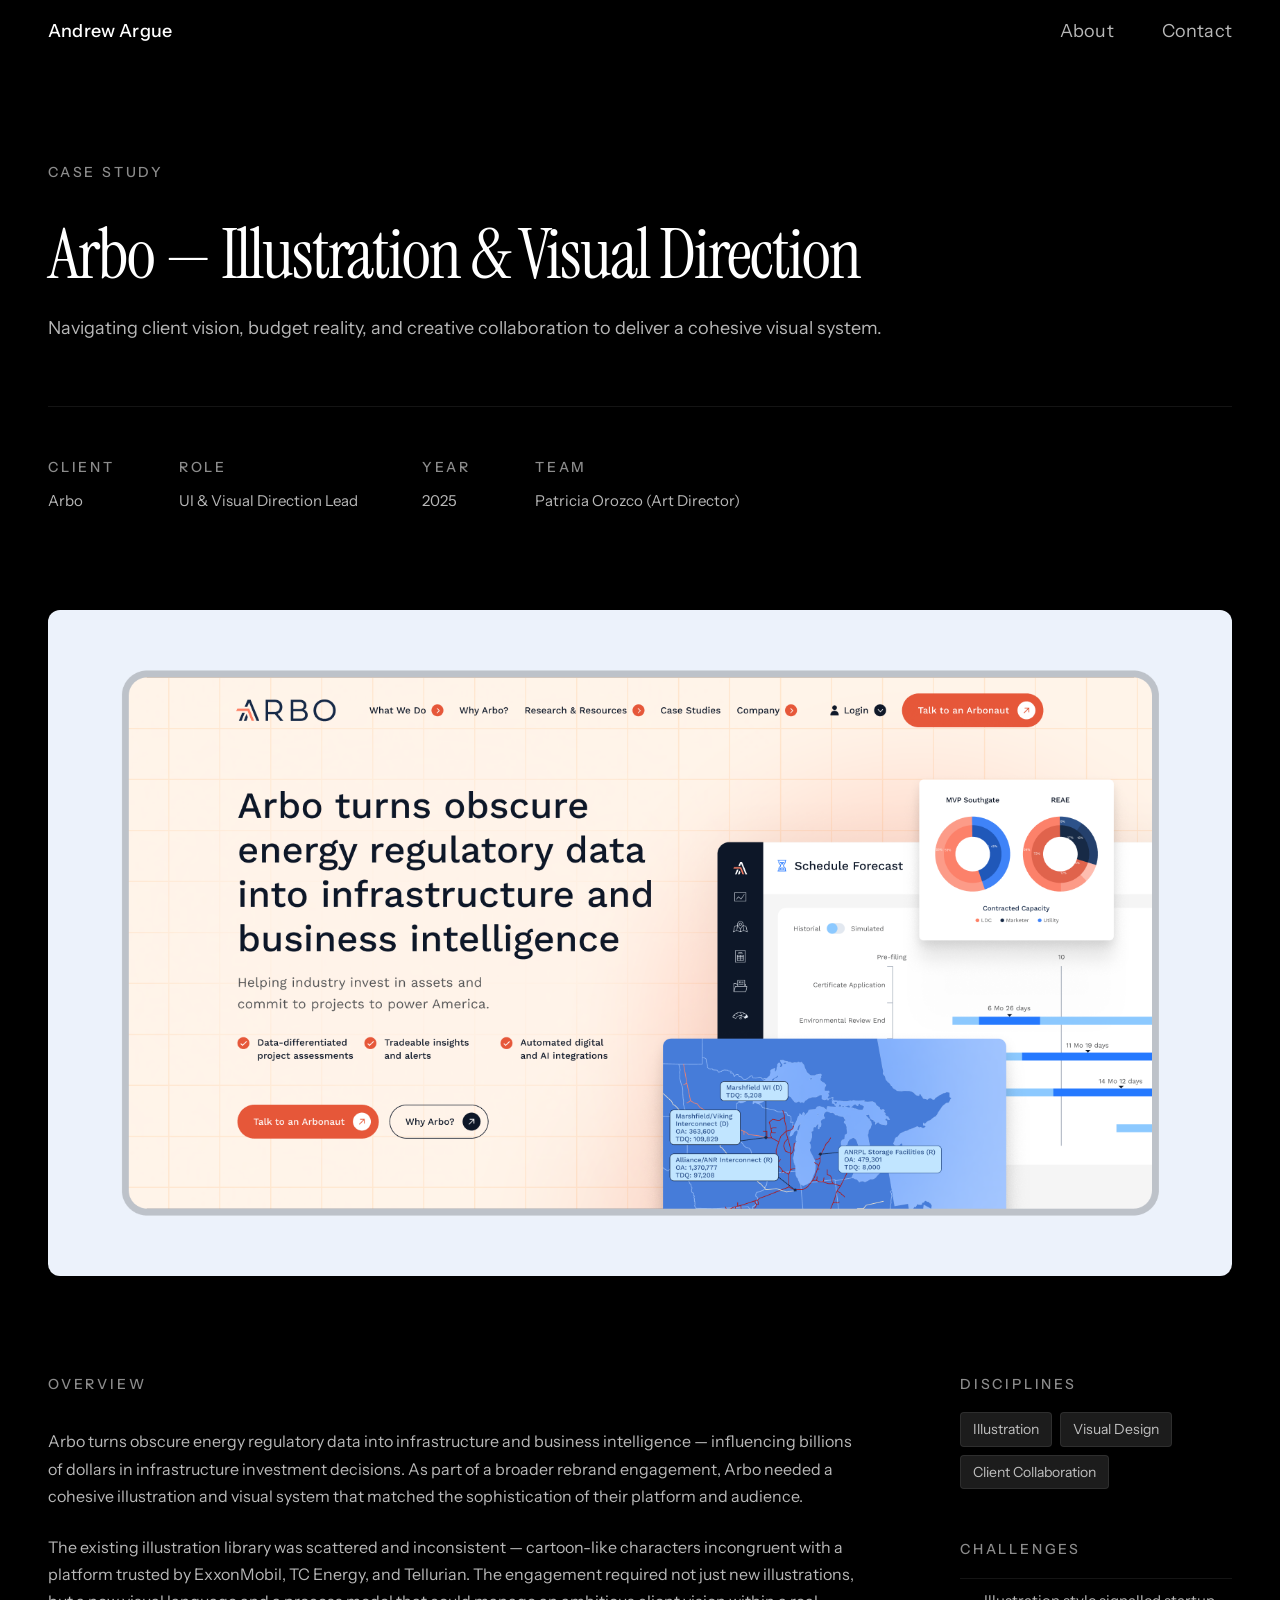
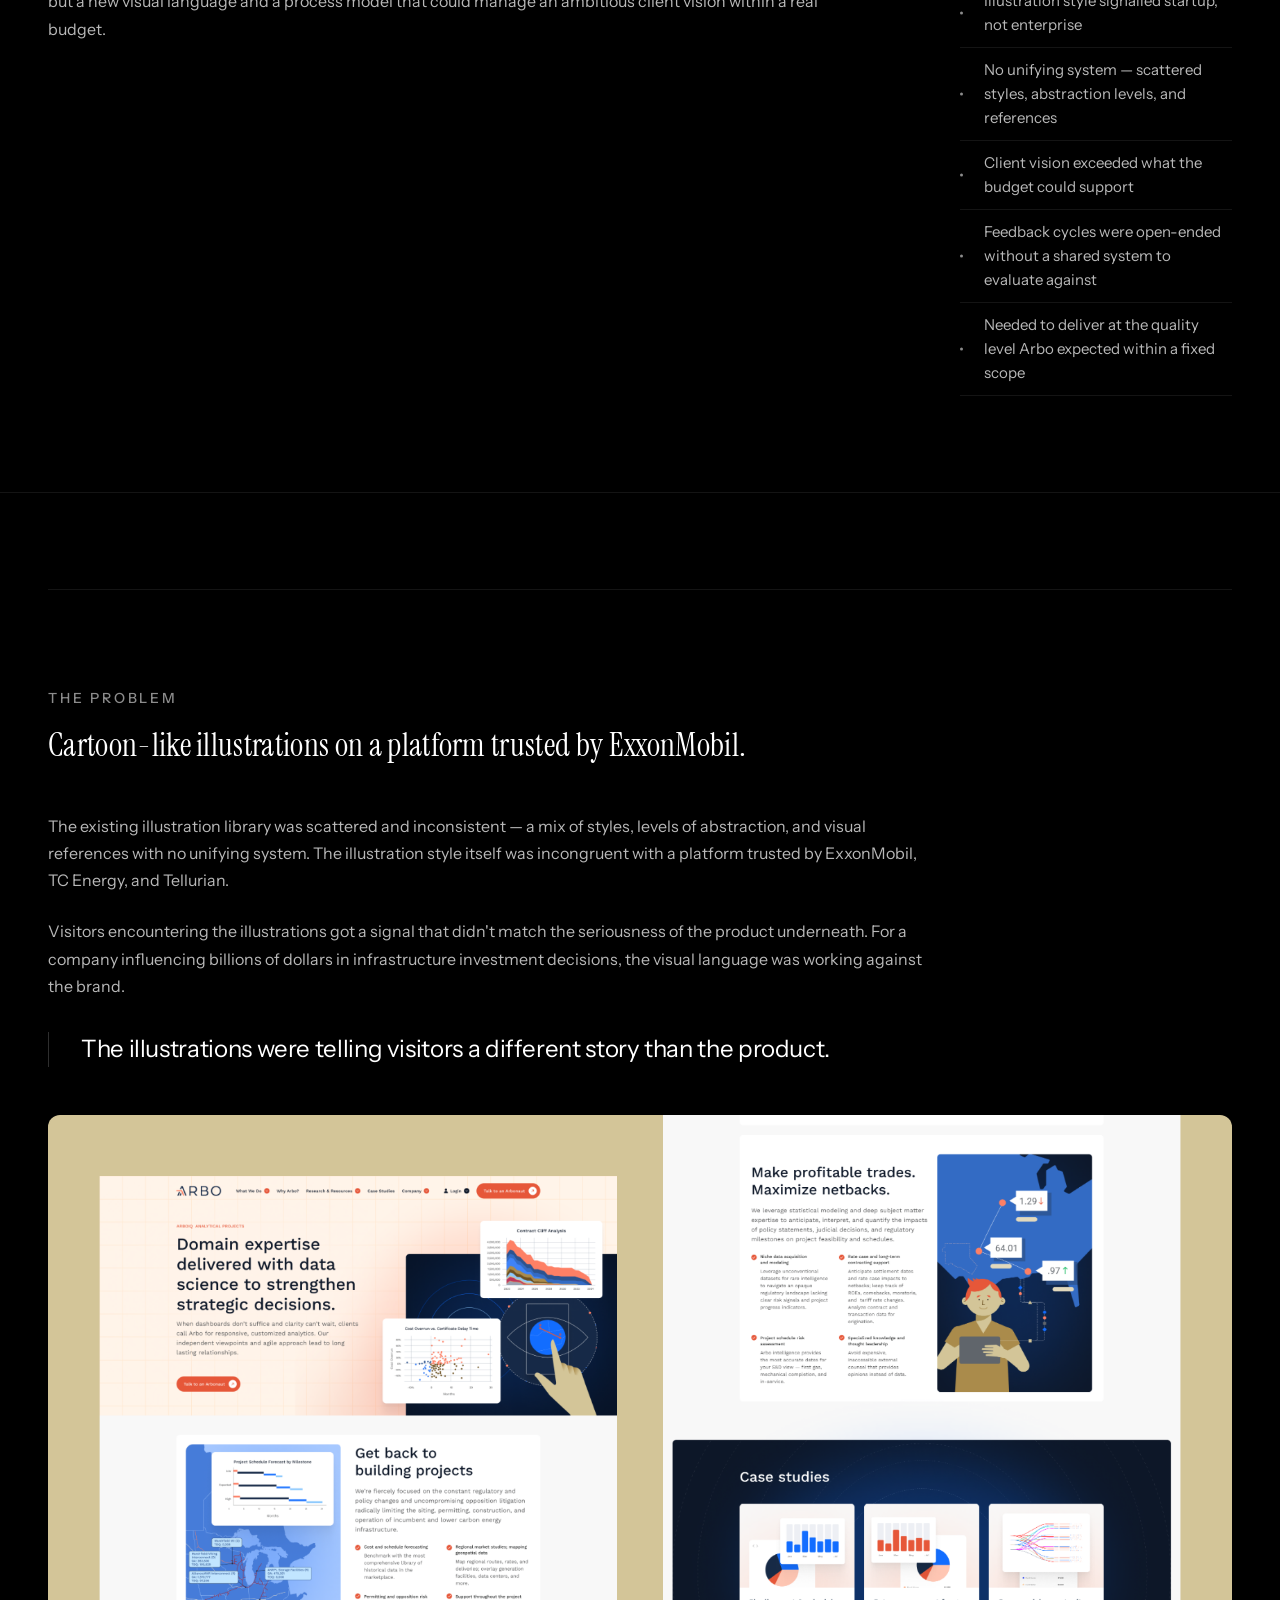
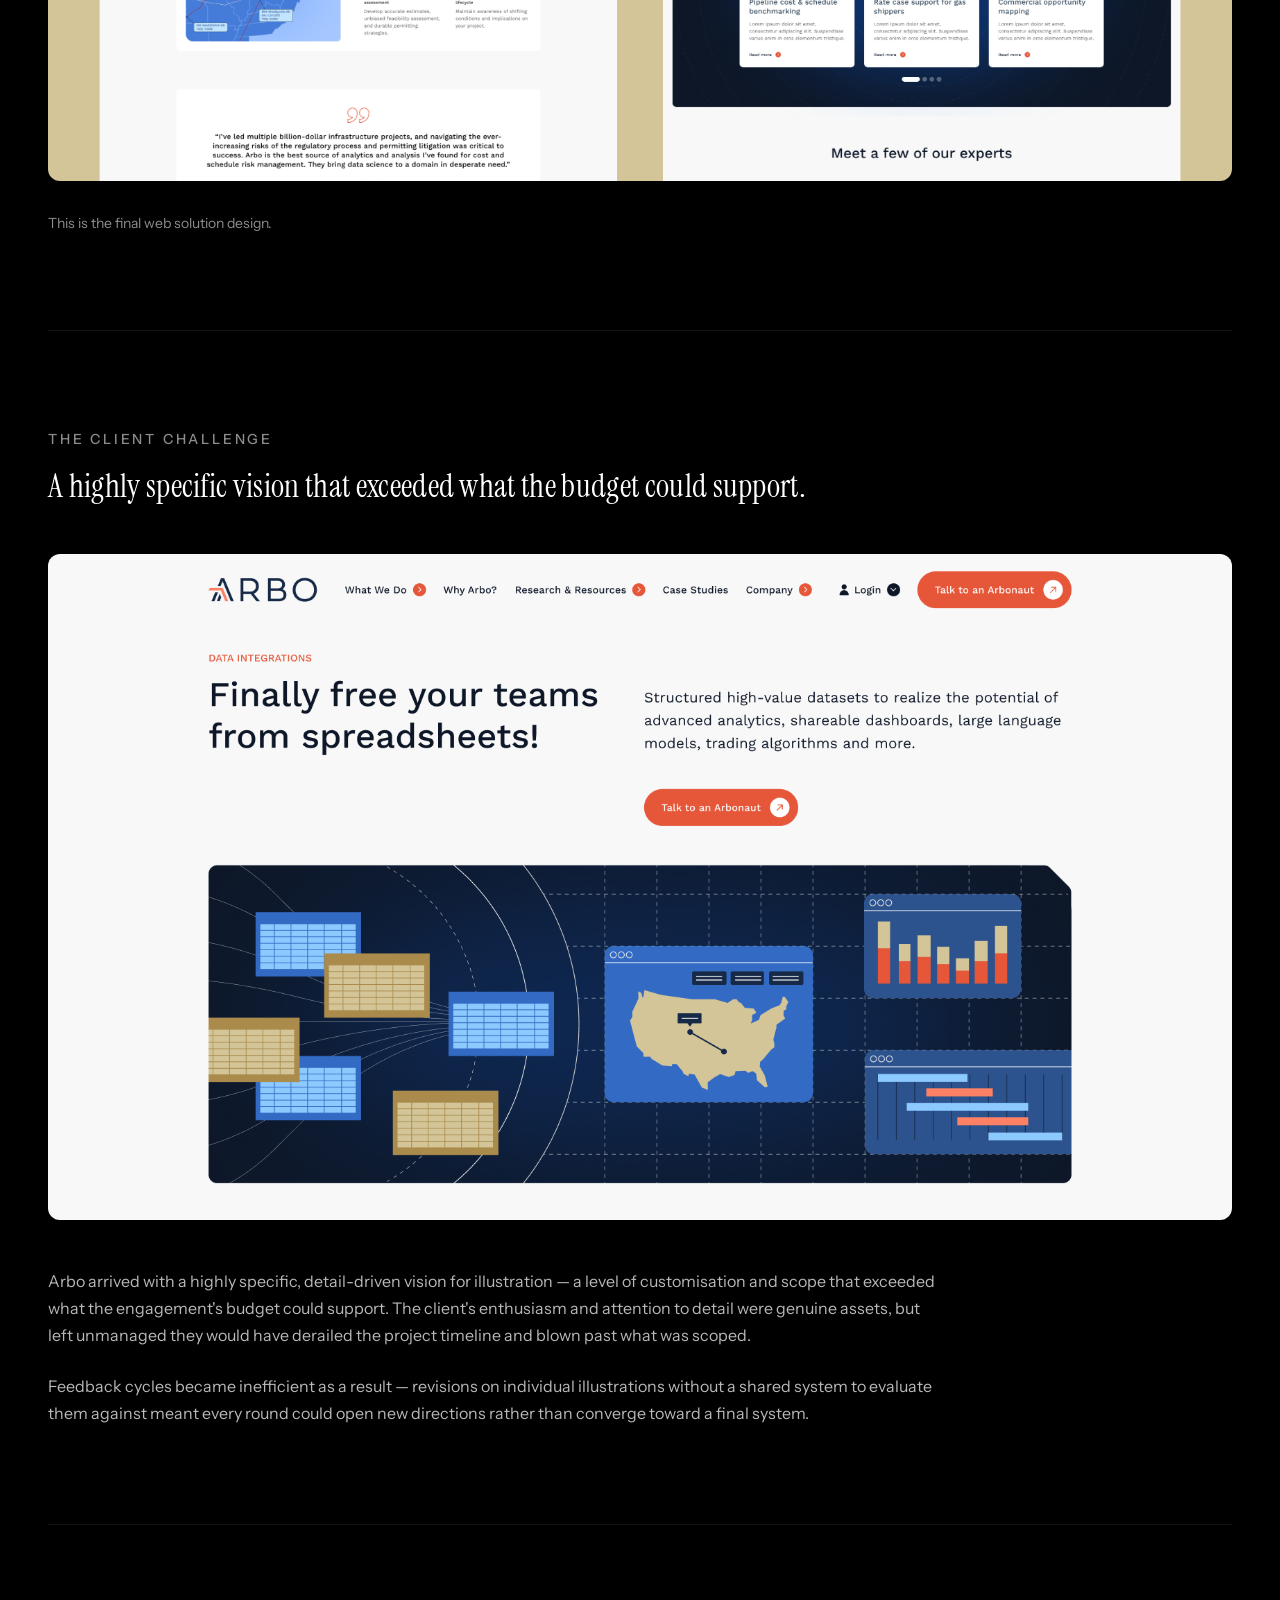
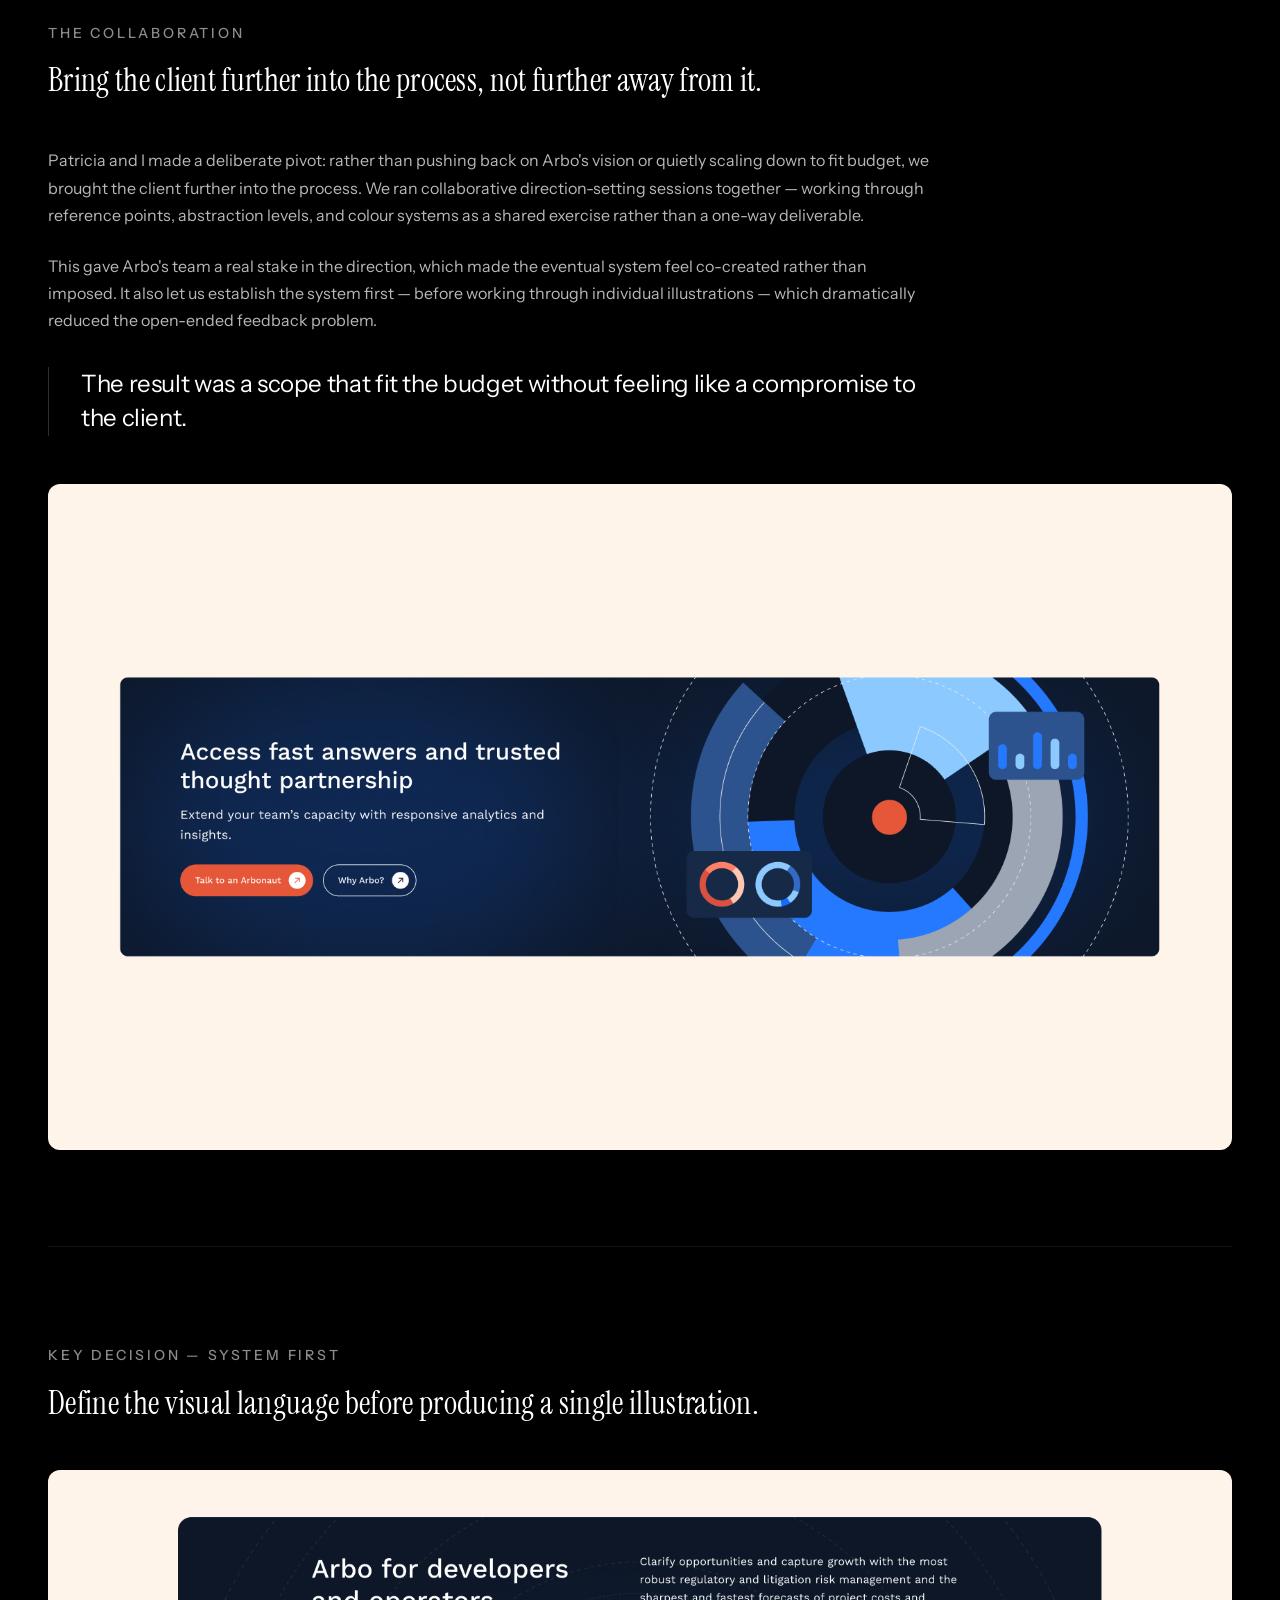
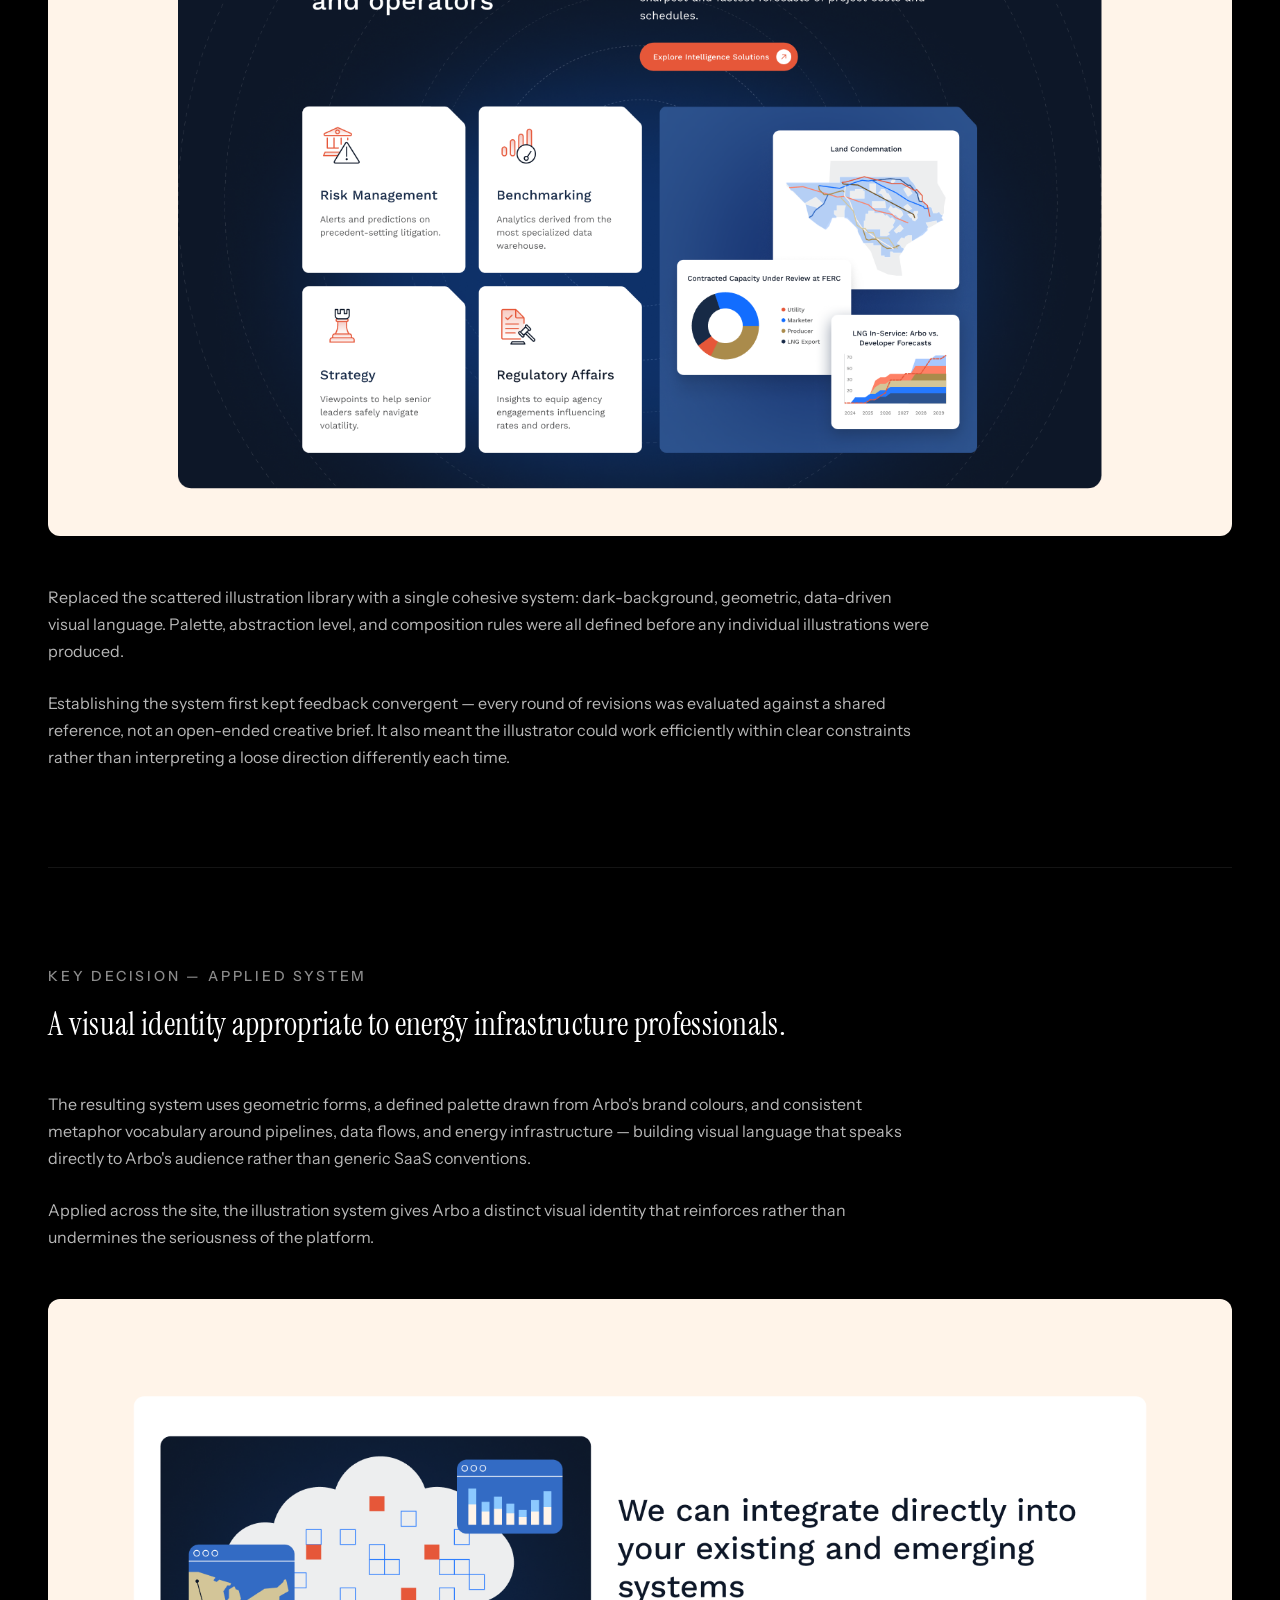
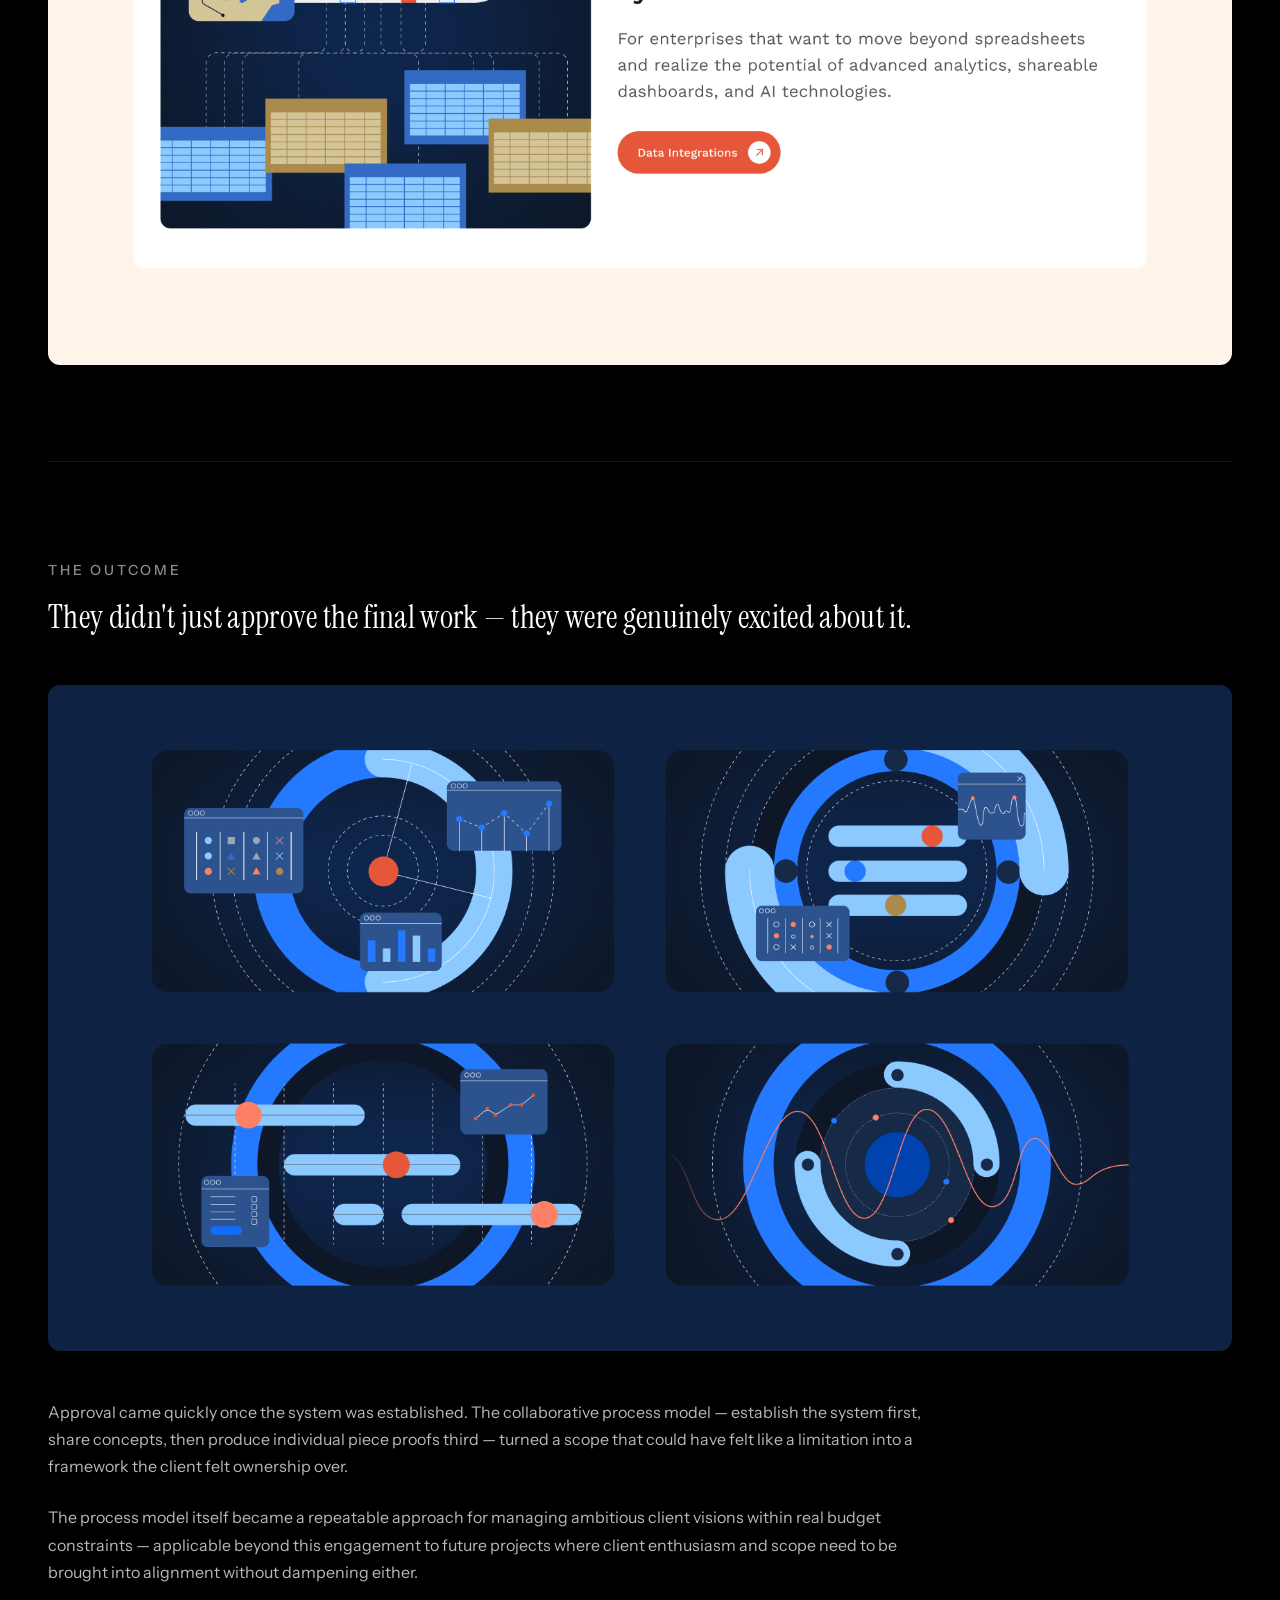
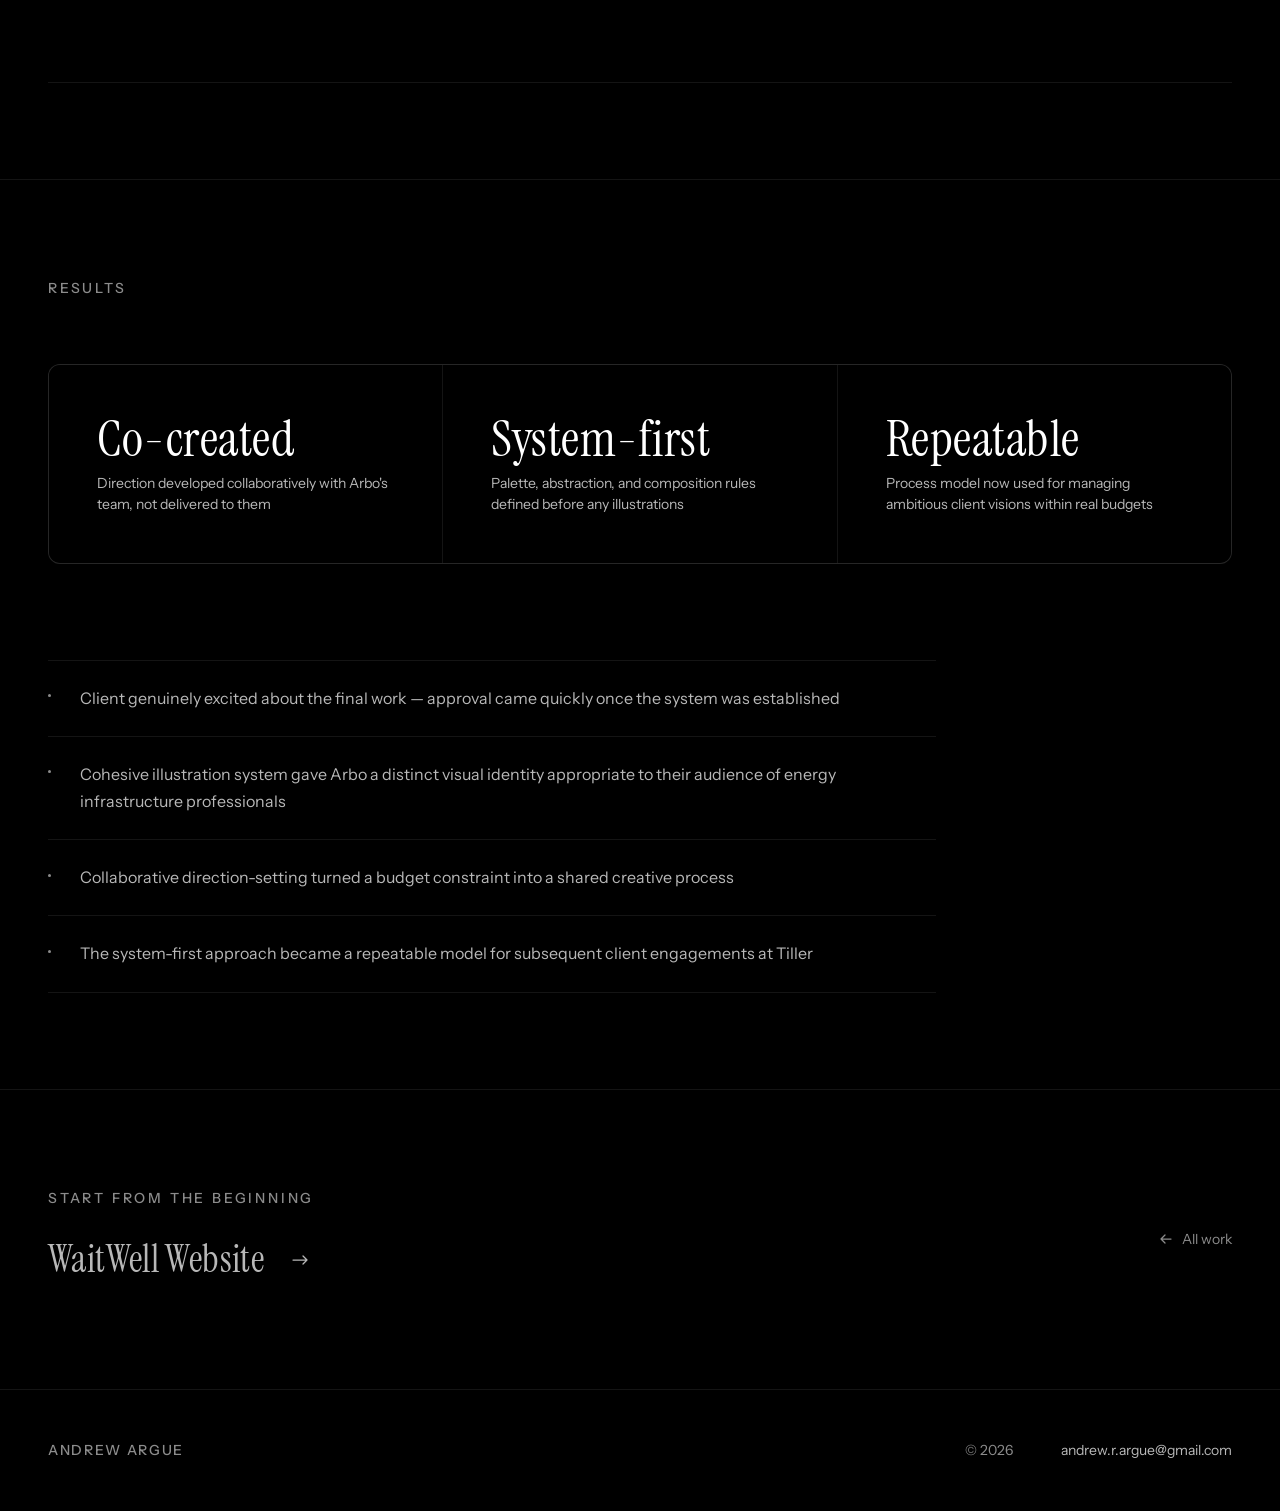
<file: work/arbo.html>
<!DOCTYPE html>
<html lang="en">
<head>
  <meta charset="UTF-8" />
  <meta name="viewport" content="width=device-width, initial-scale=1.0" />
  <title>Arbo — Illustration & Visual Direction — Andrew Argue</title>
  <meta name="description" content="Navigating client vision, budget reality, and creative collaboration to deliver a cohesive illustration and visual system." />
  <link rel="stylesheet" href="../css/styles.css" />
  <link rel="stylesheet" href="case-study.css" />
</head>
<body>

  <header class="nav" role="banner">
    <div class="container">
      <nav class="nav__inner" aria-label="Primary navigation">
        <a href="../index.html" class="nav__logo">Andrew Argue</a>
        <ul class="nav__links" role="list">
          <li><a href="../about.html">About</a></li>
          <li><a href="../contact.html">Contact</a></li>
        </ul>
        <button class="nav__hamburger" aria-label="Toggle menu" aria-expanded="false">
          <span></span><span></span><span></span>
        </button>
      </nav>
    </div>
  </header>

  <div class="nav__overlay" role="dialog" aria-modal="true" aria-label="Mobile navigation">
    <a href="../about.html">About</a>
    <a href="../contact.html">Contact</a>
  </div>

  <main>

    <!-- ── 1. Hero ──────────────────────────────────────────── -->
    <section class="cs-hero">
      <div class="container" data-stagger>
        <p class="cs-hero__eyebrow cs-label">Case study</p>
        <h1 class="cs-hero__title">Arbo — Illustration & Visual Direction</h1>
        <p class="cs-hero__subtitle">Navigating client vision, budget reality, and creative collaboration to deliver a cohesive visual system.</p>
        <div class="cs-hero__meta">
          <div class="cs-meta-item">
            <p class="cs-meta__label">Client</p>
            <p class="cs-meta__value">Arbo</p>
          </div>
          <div class="cs-meta-item">
            <p class="cs-meta__label">Role</p>
            <p class="cs-meta__value">UI & Visual Direction Lead</p>
          </div>
          <div class="cs-meta-item">
            <p class="cs-meta__label">Year</p>
            <p class="cs-meta__value">2025</p>
          </div>
          <div class="cs-meta-item">
            <p class="cs-meta__label">Team</p>
            <p class="cs-meta__value">Patricia Orozco (Art Director)</p>
          </div>
        </div>
      </div>
    </section>

    <!-- ── 2. Hero image ────────────────────────────────────── -->
    <div class="cs-hero-image-wrap" data-animate>
      <div
        class="cs-hero-image"
        role="img"
        aria-label="Arbo website redesign — hero image"
        data-label="Hero image — Arbo"
        style="background-image: url('../images/Arbo/Arbo-01.png'); background-position: center top;"
      ></div>
    </div>

    <!-- ── 3. Overview ──────────────────────────────────────── -->
    <section class="cs-overview">
      <div class="container">
        <div class="cs-overview__grid">

          <div class="cs-overview__left" data-animate>
            <p class="cs-overview__label cs-label">Overview</p>
            <div class="cs-body-text">
              <p>Arbo turns obscure energy regulatory data into infrastructure and business intelligence — influencing billions of dollars in infrastructure investment decisions. As part of a broader rebrand engagement, Arbo needed a cohesive illustration and visual system that matched the sophistication of their platform and audience.</p>
              <p>The existing illustration library was scattered and inconsistent — cartoon-like characters incongruent with a platform trusted by ExxonMobil, TC Energy, and Tellurian. The engagement required not just new illustrations, but a new visual language and a process model that could manage an ambitious client vision within a real budget.</p>
            </div>
          </div>

          <div class="cs-overview__right" data-animate>

            <div class="cs-tag-group">
              <p class="cs-tag-group__label cs-label">Disciplines</p>
              <div class="cs-tag-group__tags">
                <span class="cs-tag">Illustration</span>
                <span class="cs-tag">Visual Design</span>
                <span class="cs-tag">Client Collaboration</span>
              </div>
            </div>

            <div class="cs-tag-group">
              <p class="cs-tag-group__label cs-label">Challenges</p>
              <ul class="cs-objectives-list">
                <li>Illustration style signalled startup, not enterprise</li>
                <li>No unifying system — scattered styles, abstraction levels, and references</li>
                <li>Client vision exceeded what the budget could support</li>
                <li>Feedback cycles were open-ended without a shared system to evaluate against</li>
                <li>Needed to deliver at the quality level Arbo expected within a fixed scope</li>
              </ul>
            </div>

          </div>
        </div>
      </div>
    </section>

    <!-- ── 4. Body sections ──────────────────────────────────── -->
    <div class="cs-sections">
      <div class="container">

        <!-- The problem -->
        <div class="cs-section" data-animate>
          <div class="cs-section__header">
            <p class="cs-label">The problem</p>
            <h2 class="cs-section__title">Cartoon-like illustrations on a platform trusted by ExxonMobil.</h2>
          </div>
          <div class="cs-split">
            <div class="cs-split__text">
              <div class="cs-body-text">
                <p>The existing illustration library was scattered and inconsistent — a mix of styles, levels of abstraction, and visual references with no unifying system. The illustration style itself was incongruent with a platform trusted by ExxonMobil, TC Energy, and Tellurian.</p>
                <p>Visitors encountering the illustrations got a signal that didn't match the seriousness of the product underneath. For a company influencing billions of dollars in infrastructure investment decisions, the visual language was working against the brand.</p>
              </div>
              <p class="cs-statement">The illustrations were telling visitors a different story than the product.</p>
            </div>
            <div class="cs-split__media">
              <div class="cs-image" data-label="Existing illustration problems" role="img" aria-label="Existing illustration problems" style="background-image: url('../images/Arbo/Arbo-02.png'); background-position: center top;"></div>
              <p class="cs-image-caption">This is the final web solution design.</p>
            </div>
          </div>
        </div>

        <!-- The client challenge -->
        <div class="cs-section" data-animate>
          <div class="cs-section__header">
            <p class="cs-label">The client challenge</p>
            <h2 class="cs-section__title">A highly specific vision that exceeded what the budget could support.</h2>
          </div>
          <div class="cs-split cs-split--flip">
            <div class="cs-split__media">
              <div class="cs-image" data-label="Client vision and budget tension" role="img" aria-label="Client vision and budget tension" style="background-image: url('../images/Arbo/Arbo-03.png'); background-position: center top;"></div>
            </div>
            <div class="cs-split__text">
              <div class="cs-body-text">
                <p>Arbo arrived with a highly specific, detail-driven vision for illustration — a level of customisation and scope that exceeded what the engagement's budget could support. The client's enthusiasm and attention to detail were genuine assets, but left unmanaged they would have derailed the project timeline and blown past what was scoped.</p>
                <p>Feedback cycles became inefficient as a result — revisions on individual illustrations without a shared system to evaluate them against meant every round could open new directions rather than converge toward a final system.</p>
              </div>
            </div>
          </div>
        </div>

        <!-- The collaboration -->
        <div class="cs-section" data-animate>
          <div class="cs-section__header">
            <p class="cs-label">The collaboration</p>
            <h2 class="cs-section__title">Bring the client further into the process, not further away from it.</h2>
          </div>
          <div class="cs-split">
            <div class="cs-split__text">
              <div class="cs-body-text">
                <p>Patricia and I made a deliberate pivot: rather than pushing back on Arbo's vision or quietly scaling down to fit budget, we brought the client further into the process. We ran collaborative direction-setting sessions together — working through reference points, abstraction levels, and colour systems as a shared exercise rather than a one-way deliverable.</p>
                <p>This gave Arbo's team a real stake in the direction, which made the eventual system feel co-created rather than imposed. It also let us establish the system first — before working through individual illustrations — which dramatically reduced the open-ended feedback problem.</p>
              </div>
              <p class="cs-statement">The result was a scope that fit the budget without feeling like a compromise to the client.</p>
            </div>
            <div class="cs-split__media">
              <div class="cs-image" data-label="Collaboration and direction-setting" role="img" aria-label="Collaboration and direction-setting" style="background-image: url('../images/Arbo/Arbo-04.png'); background-position: center top;"></div>
            </div>
          </div>
        </div>

        <!-- System first -->
        <div class="cs-section" data-animate>
          <div class="cs-section__header">
            <p class="cs-label">Key decision — System first</p>
            <h2 class="cs-section__title">Define the visual language before producing a single illustration.</h2>
          </div>
          <div class="cs-split cs-split--flip">
            <div class="cs-split__media">
              <div class="cs-image" data-label="Illustration system — palette and abstraction" role="img" aria-label="Illustration system — palette and abstraction" style="background-image: url('../images/Arbo/Arbo-07.png'); background-position: center top;"></div>
            </div>
            <div class="cs-split__text">
              <div class="cs-body-text">
                <p>Replaced the scattered illustration library with a single cohesive system: dark-background, geometric, data-driven visual language. Palette, abstraction level, and composition rules were all defined before any individual illustrations were produced.</p>
                <p>Establishing the system first kept feedback convergent — every round of revisions was evaluated against a shared reference, not an open-ended creative brief. It also meant the illustrator could work efficiently within clear constraints rather than interpreting a loose direction differently each time.</p>
              </div>
            </div>
          </div>
        </div>

        <!-- Applied system -->
        <div class="cs-section" data-animate>
          <div class="cs-section__header">
            <p class="cs-label">Key decision — Applied system</p>
            <h2 class="cs-section__title">A visual identity appropriate to energy infrastructure professionals.</h2>
          </div>
          <div class="cs-split">
            <div class="cs-split__text">
              <div class="cs-body-text">
                <p>The resulting system uses geometric forms, a defined palette drawn from Arbo's brand colours, and consistent metaphor vocabulary around pipelines, data flows, and energy infrastructure — building visual language that speaks directly to Arbo's audience rather than generic SaaS conventions.</p>
                <p>Applied across the site, the illustration system gives Arbo a distinct visual identity that reinforces rather than undermines the seriousness of the platform.</p>
              </div>
            </div>
            <div class="cs-split__media">
              <div class="cs-image" data-label="Illustration system applied" role="img" aria-label="Illustration system applied" style="background-image: url('../images/Arbo/Arbo-08.png'); background-position: center top;"></div>
            </div>
          </div>
        </div>

        <!-- Final work -->
        <div class="cs-section" data-animate>
          <div class="cs-section__header">
            <p class="cs-label">The outcome</p>
            <h2 class="cs-section__title">They didn't just approve the final work — they were genuinely excited about it.</h2>
          </div>
          <div class="cs-split cs-split--flip">
            <div class="cs-split__media">
              <div class="cs-image" data-label="Final illustration system" role="img" aria-label="Final illustration system" style="background-image: url('../images/Arbo/Arbo-09.png'); background-position: center top;"></div>
            </div>
            <div class="cs-split__text">
              <div class="cs-body-text">
                <p>Approval came quickly once the system was established. The collaborative process model — establish the system first, share concepts, then produce individual piece proofs third — turned a scope that could have felt like a limitation into a framework the client felt ownership over.</p>
                <p>The process model itself became a repeatable approach for managing ambitious client visions within real budget constraints — applicable beyond this engagement to future projects where client enthusiasm and scope need to be brought into alignment without dampening either.</p>
              </div>
            </div>
          </div>
        </div>

      </div>
    </div>

    <!-- ── 5. Results ────────────────────────────────────────── -->
    <section class="cs-results" data-animate>
      <div class="container">
        <p class="cs-results__label cs-label">Results</p>

        <div class="cs-stats" data-stagger>
          <div class="cs-stat">
            <span class="cs-stat__value">Co-created</span>
            <span class="cs-stat__label">Direction developed collaboratively with Arbo's team, not delivered to them</span>
          </div>
          <div class="cs-stat">
            <span class="cs-stat__value">System-first</span>
            <span class="cs-stat__label">Palette, abstraction, and composition rules defined before any illustrations</span>
          </div>
          <div class="cs-stat">
            <span class="cs-stat__value">Repeatable</span>
            <span class="cs-stat__label">Process model now used for managing ambitious client visions within real budgets</span>
          </div>
        </div>

        <ul class="cs-outcomes" data-animate>
          <li>Client genuinely excited about the final work — approval came quickly once the system was established</li>
          <li>Cohesive illustration system gave Arbo a distinct visual identity appropriate to their audience of energy infrastructure professionals</li>
          <li>Collaborative direction-setting turned a budget constraint into a shared creative process</li>
          <li>The system-first approach became a repeatable model for subsequent client engagements at Tiller</li>
        </ul>

      </div>
    </section>

    <!-- ── 6. Next project ───────────────────────────────────── -->
    <div class="cs-next" data-animate>
      <div class="container">
        <div>
          <p class="cs-next__label">Start from the beginning</p>
          <a href="waitwell-website.html" class="cs-next__link">
            WaitWell Website
            <svg width="24" height="24" viewBox="0 0 24 24" fill="none" aria-hidden="true">
              <path d="M5 12h14M15 8l4 4-4 4" stroke="currentColor" stroke-width="1.25" stroke-linecap="round" stroke-linejoin="round"/>
            </svg>
          </a>
        </div>
        <a href="../index.html" class="cs-next__back">
          <svg width="16" height="16" viewBox="0 0 16 16" fill="none" aria-hidden="true">
            <path d="M13 8H3M7 4L3 8l4 4" stroke="currentColor" stroke-width="1.25" stroke-linecap="round" stroke-linejoin="round"/>
          </svg>
          All work
        </a>
      </div>
    </div>

  </main>

  <footer class="footer" role="contentinfo">
    <div class="container">
      <div class="footer__inner">
        <span class="footer__name">Andrew Argue</span>
        <div class="footer__right">
          <span class="footer__year">© 2026</span>
          <a href="mailto:andrew.r.argue@gmail.com" class="footer__email">andrew.r.argue@gmail.com</a>
        </div>
      </div>
    </div>
  </footer>

  <script src="../js/main.js"></script>
</body>
</html>
</file>
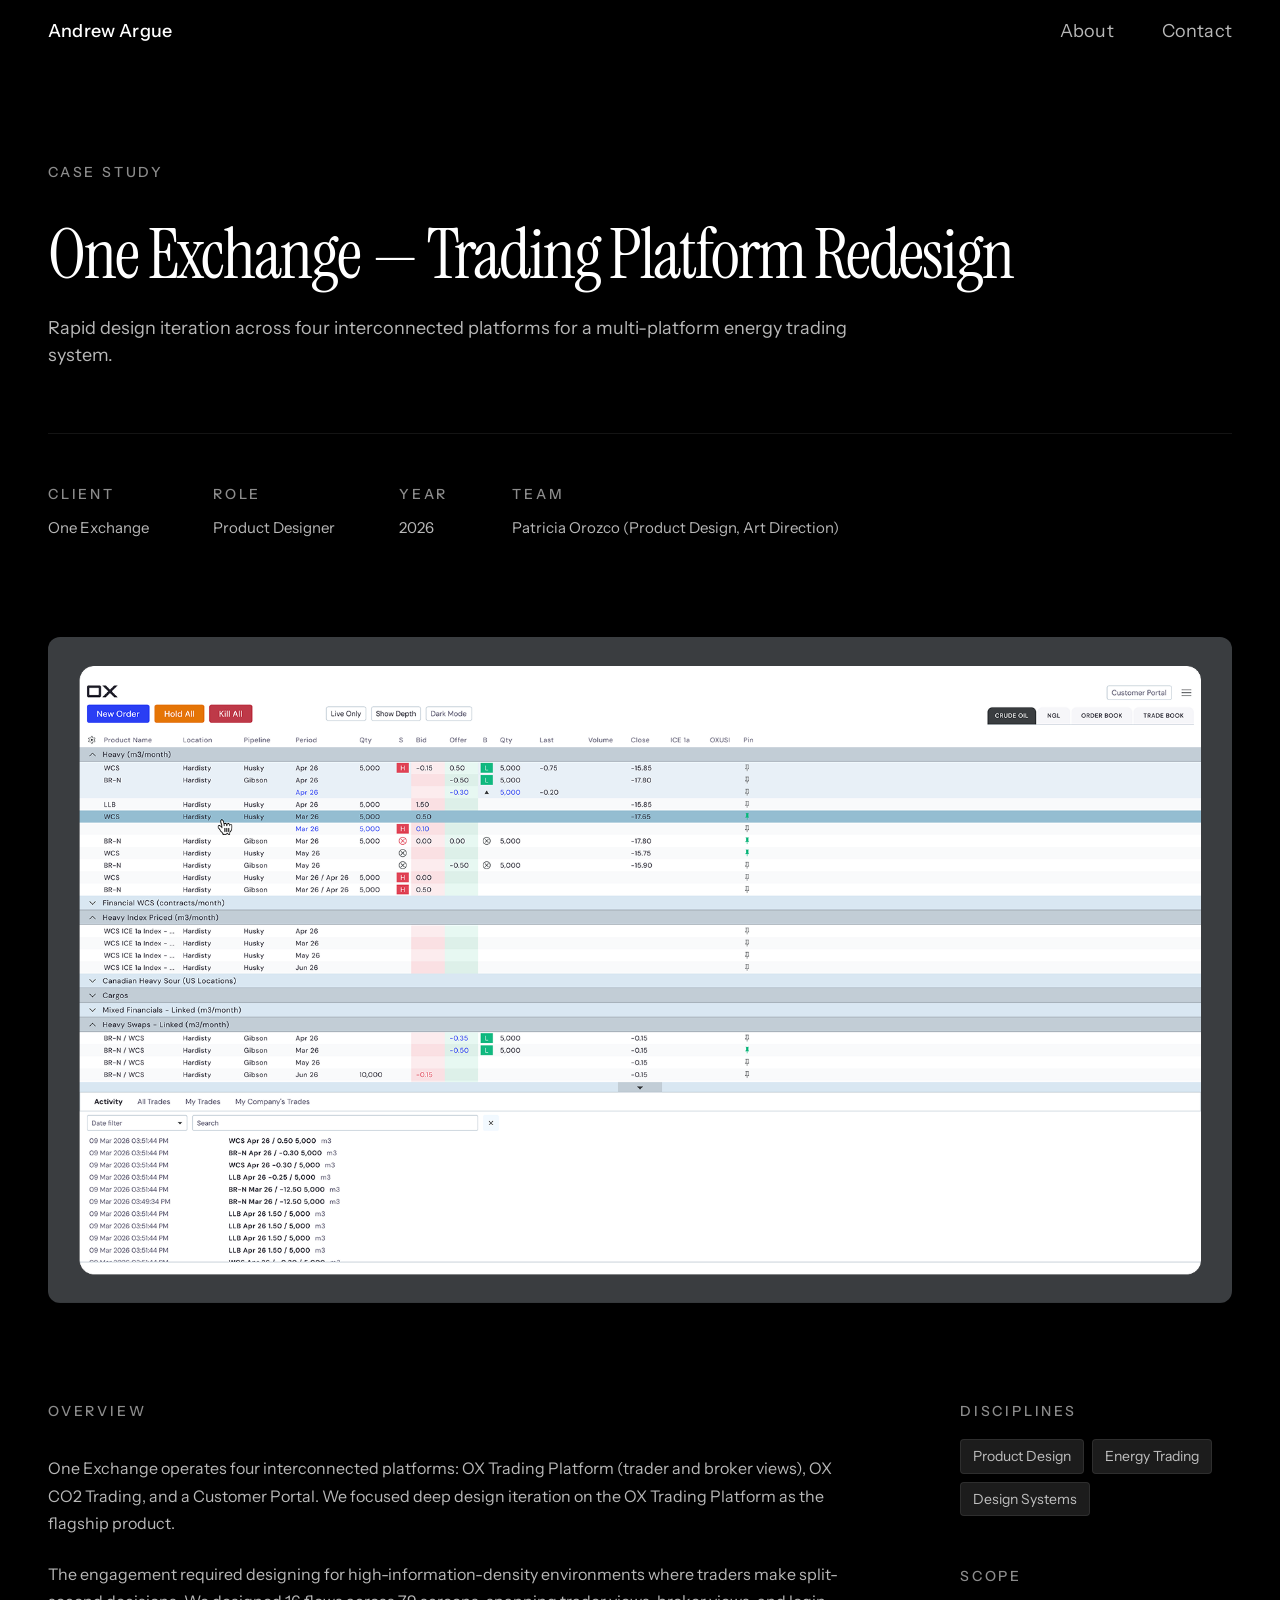
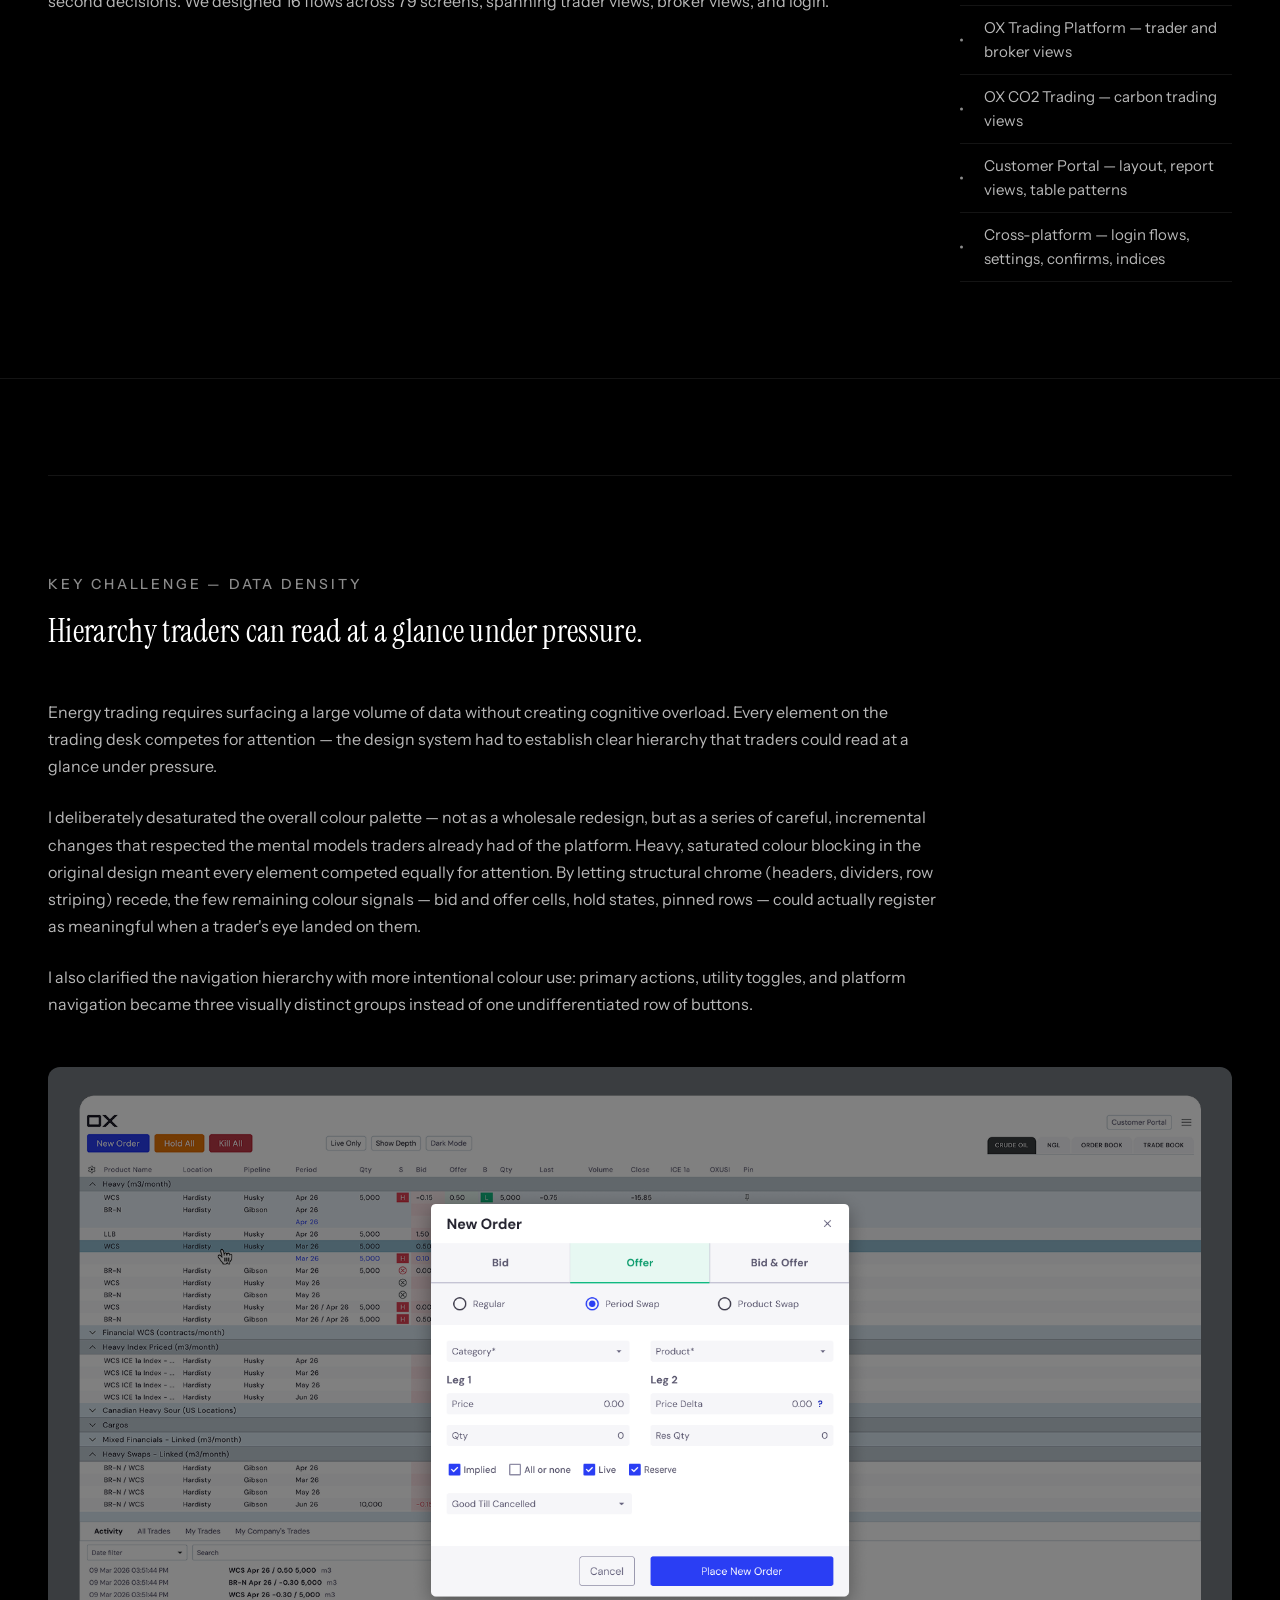
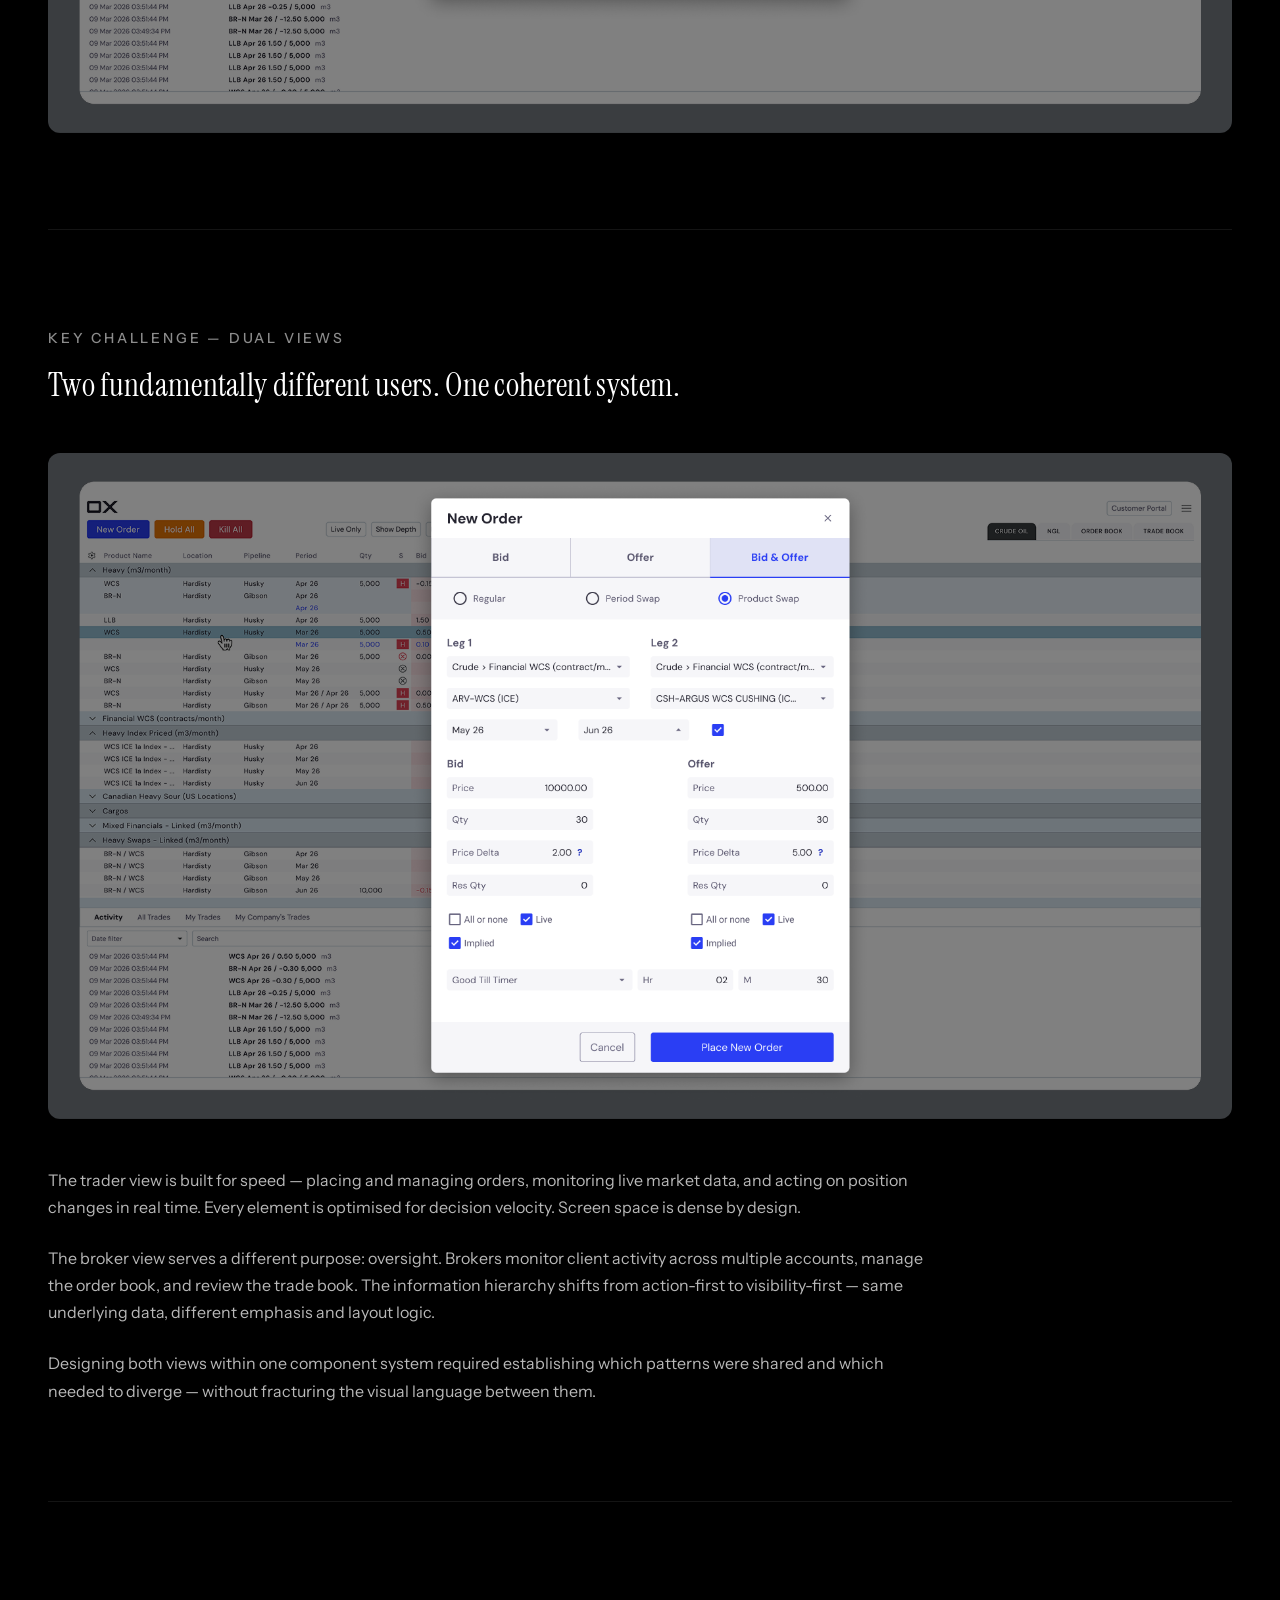
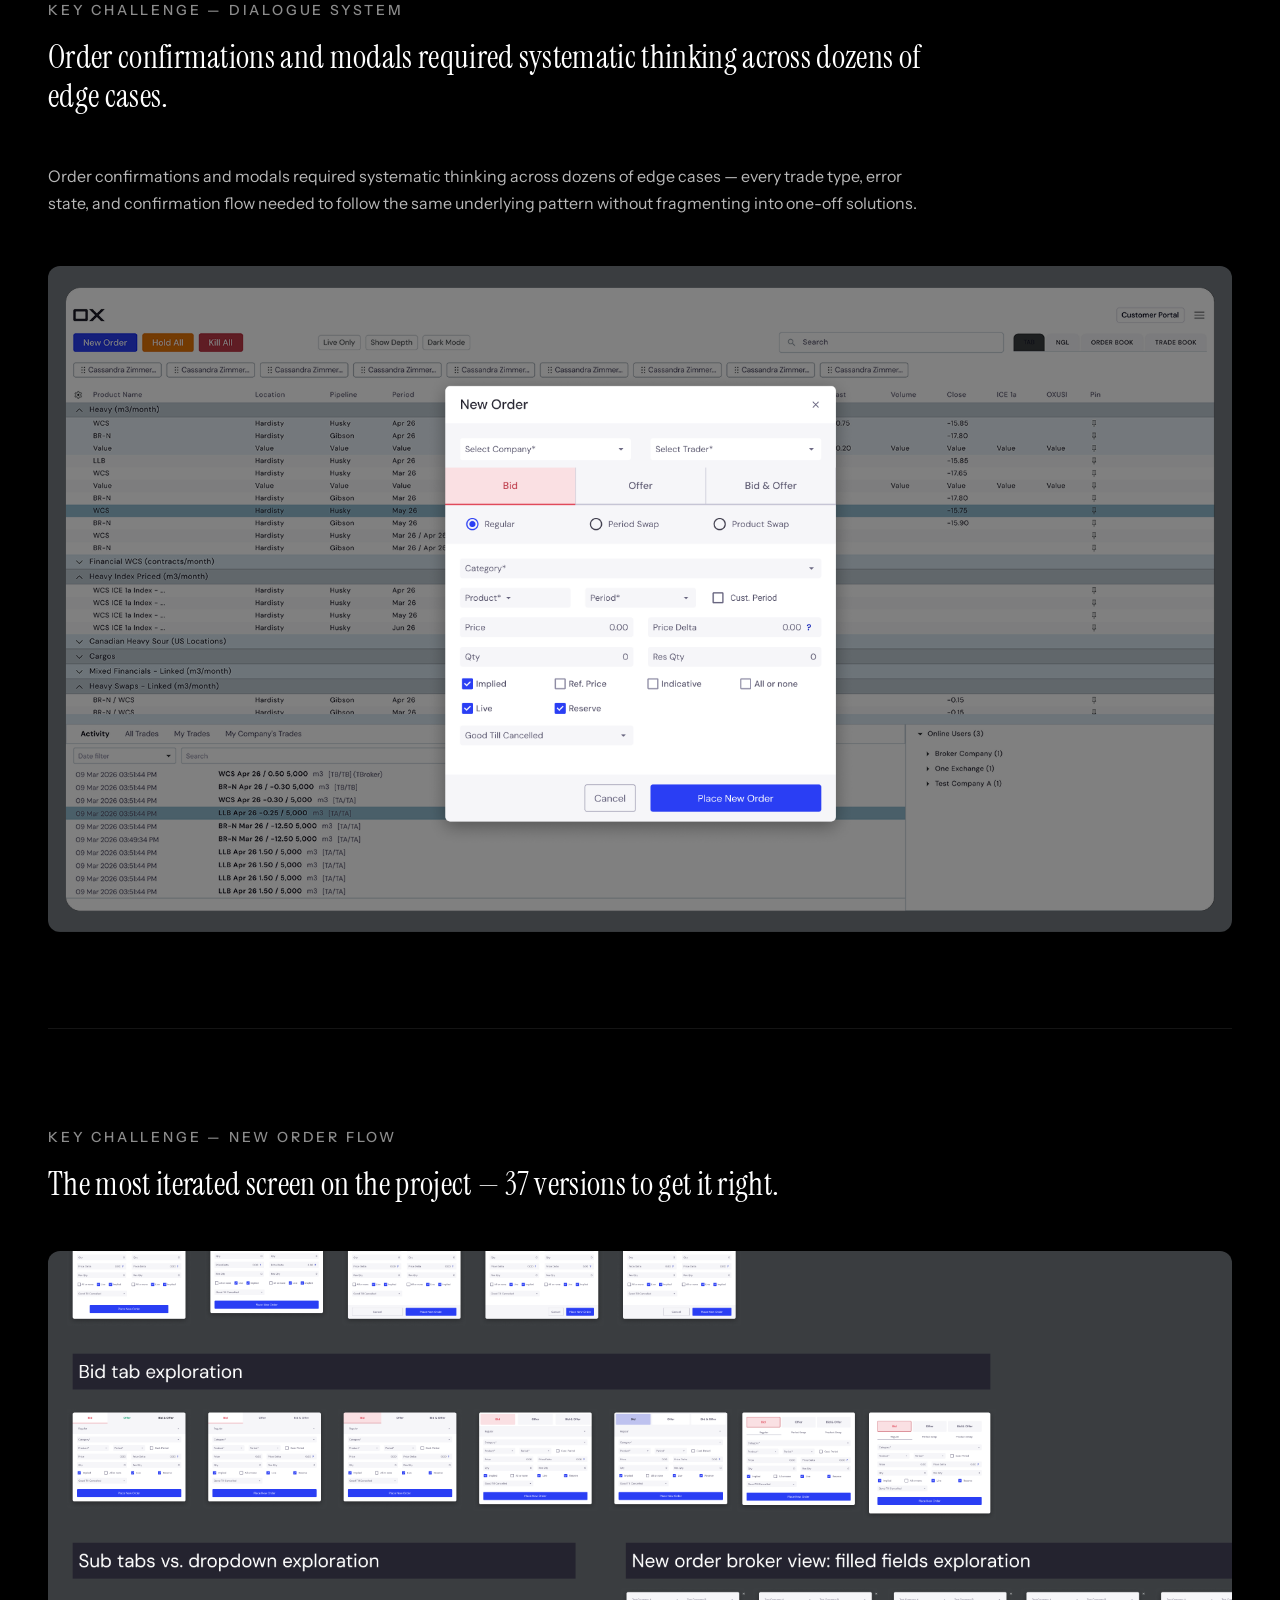
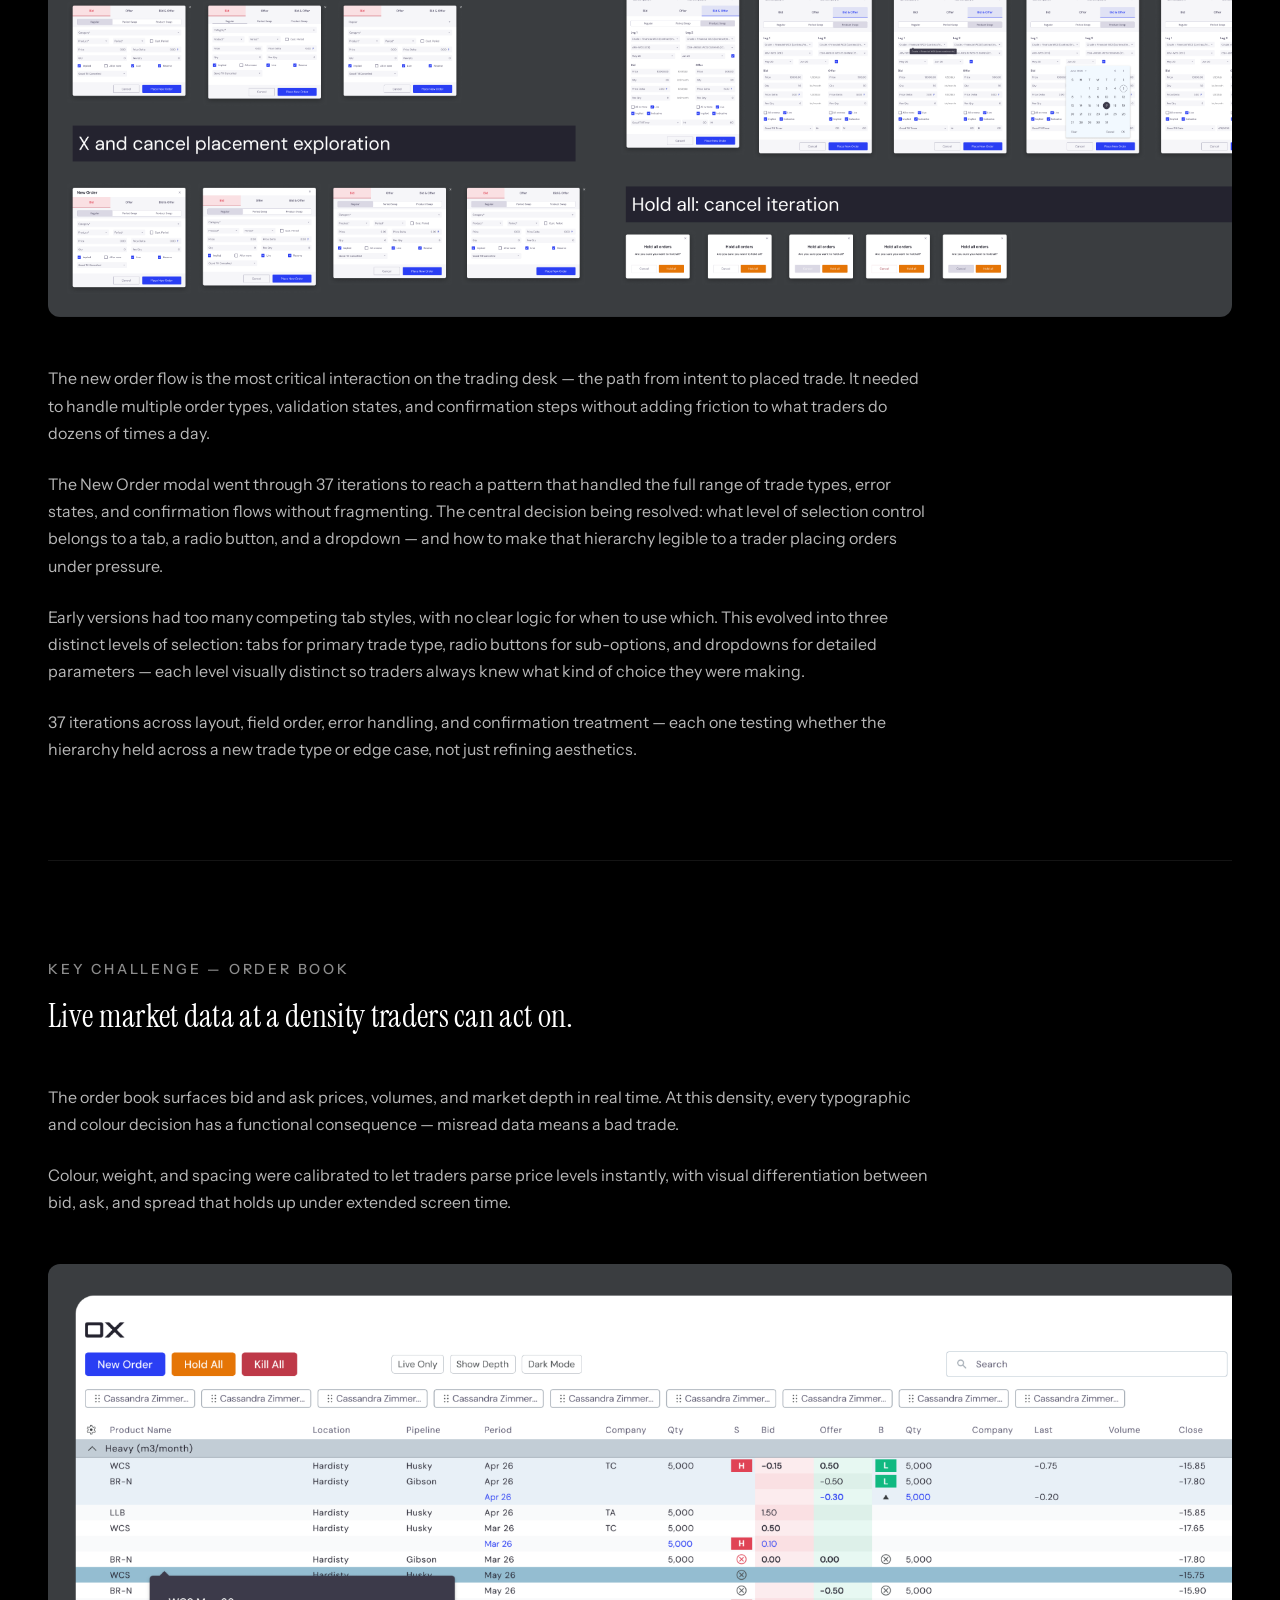
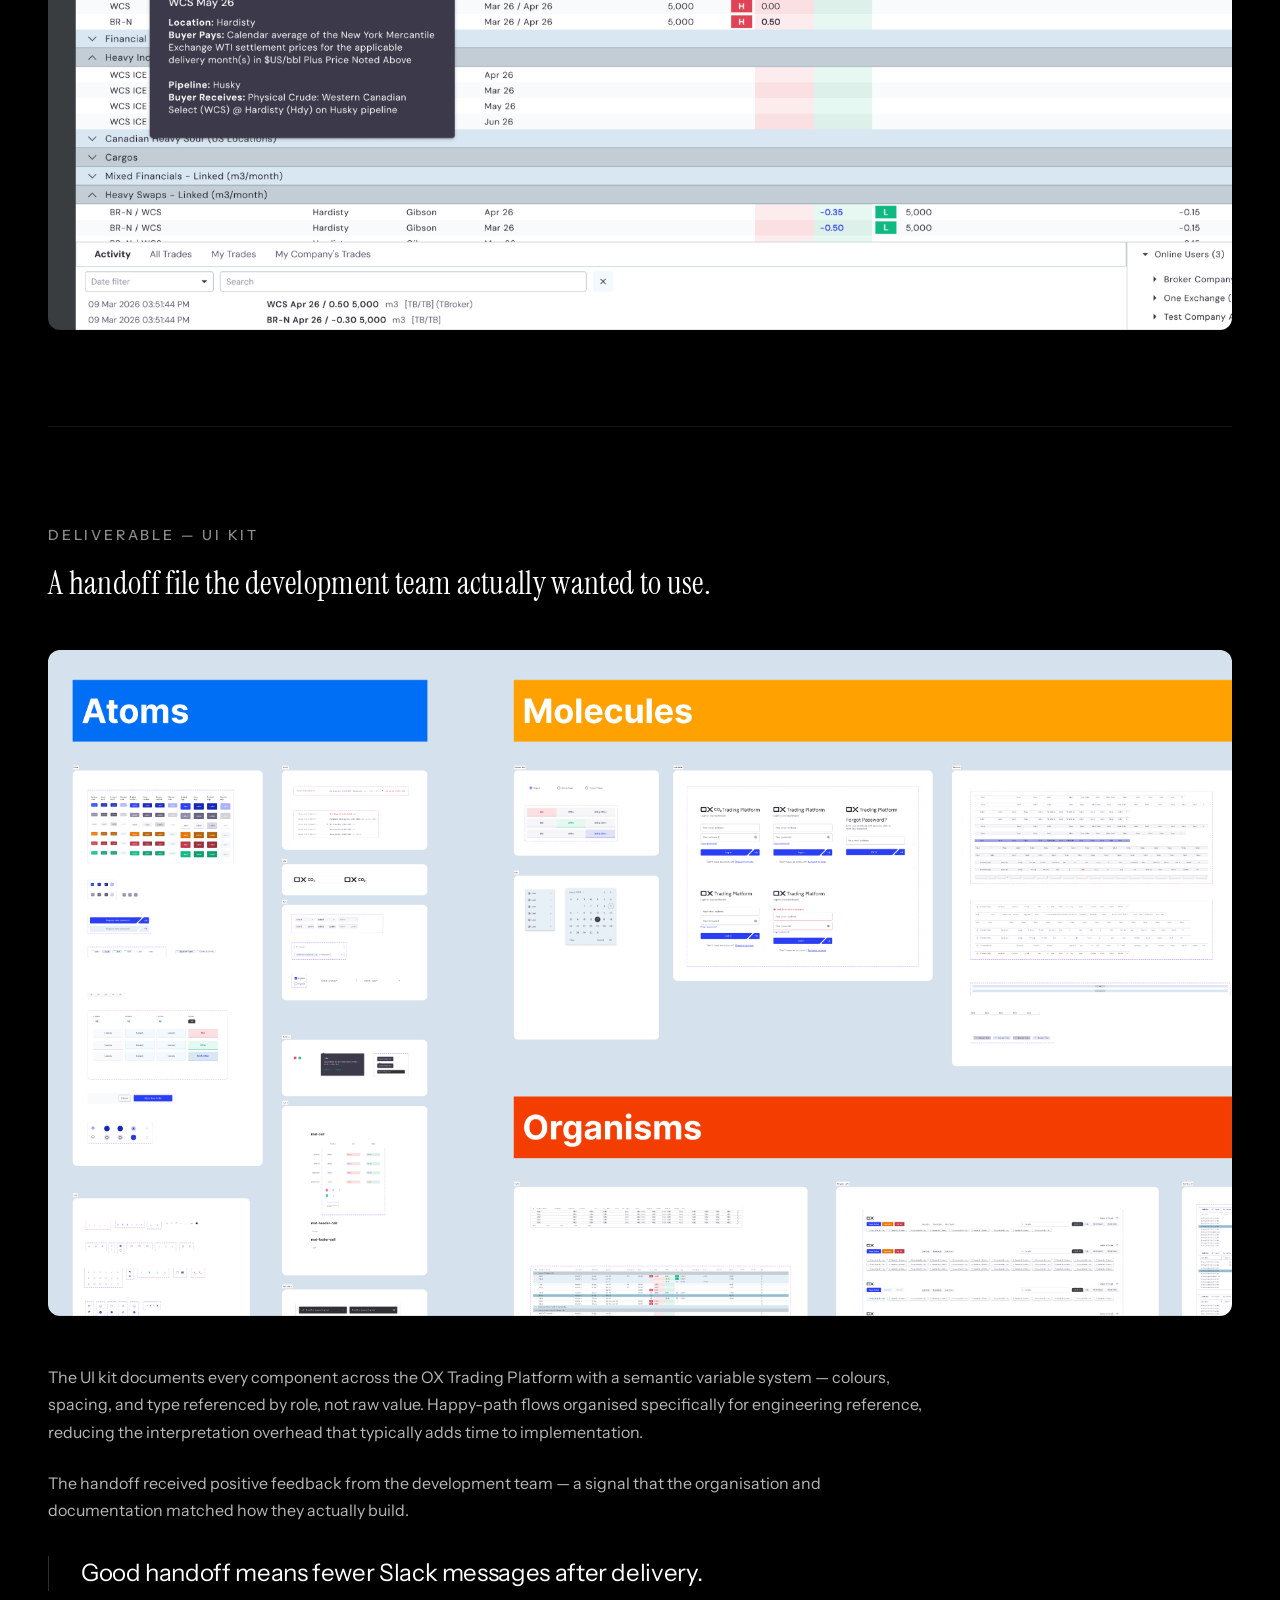
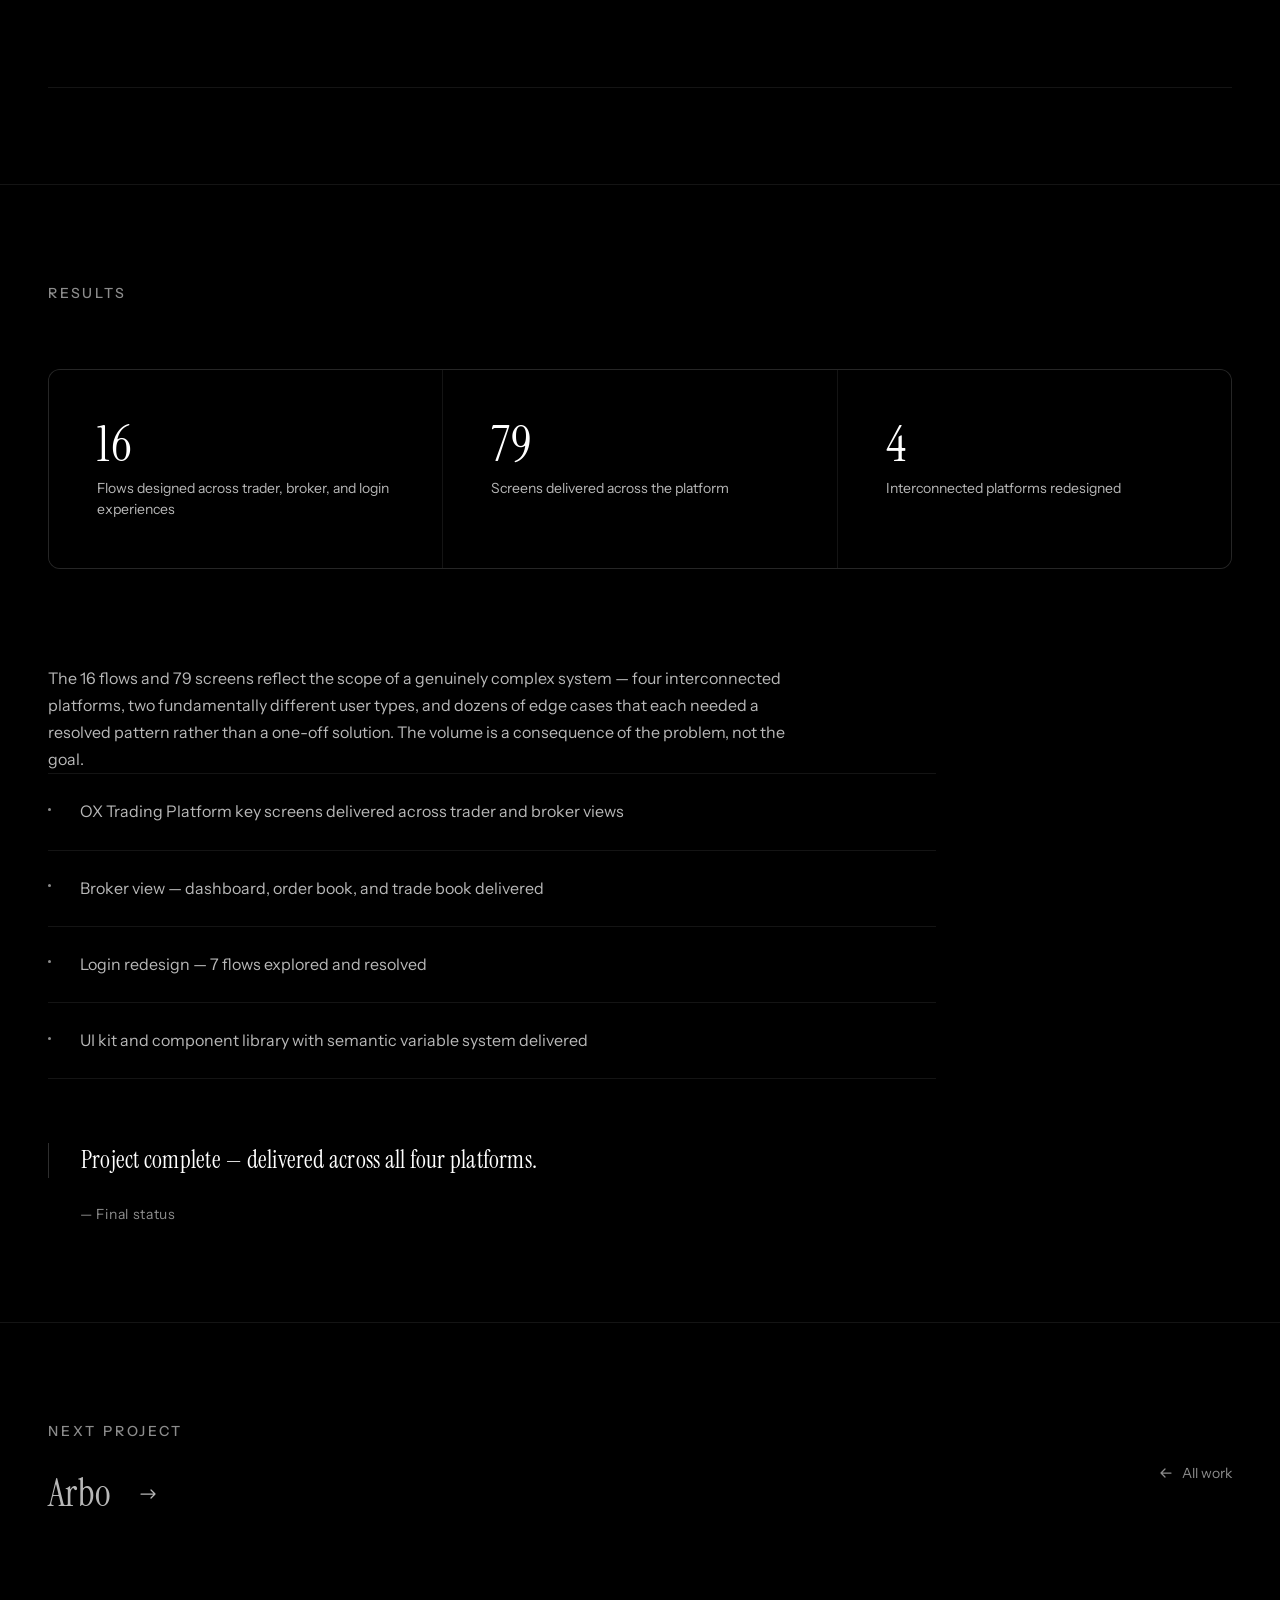
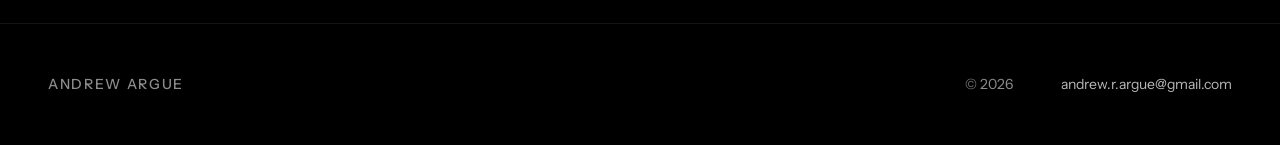
<file: work/one-exchange.html>
<!DOCTYPE html>
<html lang="en">
<head>
  <meta charset="UTF-8" />
  <meta name="viewport" content="width=device-width, initial-scale=1.0" />
  <title>One Exchange — Andrew Argue</title>
  <meta name="description" content="UX audit and rapid design iteration for a multi-platform energy trading system." />
  <link rel="stylesheet" href="../css/styles.css" />
  <link rel="stylesheet" href="case-study.css" />
</head>
<body>

  <header class="nav" role="banner">
    <div class="container">
      <nav class="nav__inner" aria-label="Primary navigation">
        <a href="../index.html" class="nav__logo">Andrew Argue</a>
        <ul class="nav__links" role="list">
          <li><a href="../about.html">About</a></li>
          <li><a href="../contact.html">Contact</a></li>
        </ul>
        <button class="nav__hamburger" aria-label="Toggle menu" aria-expanded="false">
          <span></span><span></span><span></span>
        </button>
      </nav>
    </div>
  </header>

  <div class="nav__overlay" role="dialog" aria-modal="true" aria-label="Mobile navigation">
    <a href="../about.html">About</a>
    <a href="../contact.html">Contact</a>
  </div>

  <main>

    <!-- ── 1. Hero ──────────────────────────────────────────── -->
    <section class="cs-hero">
      <div class="container" data-stagger>
        <p class="cs-hero__eyebrow cs-label">Case study</p>
        <h1 class="cs-hero__title">One Exchange — Trading Platform Redesign</h1>
        <p class="cs-hero__subtitle">Rapid design iteration across four interconnected platforms for a multi-platform energy trading system.</p>
        <div class="cs-hero__meta">
          <div class="cs-meta-item">
            <p class="cs-meta__label">Client</p>
            <p class="cs-meta__value">One Exchange</p>
          </div>
          <div class="cs-meta-item">
            <p class="cs-meta__label">Role</p>
            <p class="cs-meta__value">Product Designer</p>
          </div>
          <div class="cs-meta-item">
            <p class="cs-meta__label">Year</p>
            <p class="cs-meta__value">2026</p>
          </div>
          <div class="cs-meta-item">
            <p class="cs-meta__label">Team</p>
            <p class="cs-meta__value">Patricia Orozco (Product Design, Art Direction)</p>
          </div>
        </div>
      </div>
    </section>

    <!-- ── 2. Hero image ────────────────────────────────────── -->
    <div class="cs-hero-image-wrap" data-animate>
      <div
        class="cs-hero-image"
        role="img"
        aria-label="One Exchange trading platform — hero image"
        data-label="Hero image — One Exchange"
        style="background-image: url('../images/OX/OX Trading - 1.png'); background-position: center top;"
      ></div>
    </div>

    <!-- ── 3. Overview ──────────────────────────────────────── -->
    <section class="cs-overview">
      <div class="container">
        <div class="cs-overview__grid">

          <div class="cs-overview__left" data-animate>
            <p class="cs-overview__label cs-label">Overview</p>
            <div class="cs-body-text">
              <p>One Exchange operates four interconnected platforms: OX Trading Platform (trader and broker views), OX CO2 Trading, and a Customer Portal. We focused deep design iteration on the OX Trading Platform as the flagship product.</p>
              <p>The engagement required designing for high-information-density environments where traders make split-second decisions. We designed 16 flows across 79 screens, spanning trader views, broker views, and login.</p>
            </div>
          </div>

          <div class="cs-overview__right" data-animate>

            <div class="cs-tag-group">
              <p class="cs-tag-group__label cs-label">Disciplines</p>
              <div class="cs-tag-group__tags">
                <span class="cs-tag">Product Design</span>
                <span class="cs-tag">Energy Trading</span>
                <span class="cs-tag">Design Systems</span>
              </div>
            </div>

            <div class="cs-tag-group">
              <p class="cs-tag-group__label cs-label">Scope</p>
              <ul class="cs-objectives-list">
                <li>OX Trading Platform — trader and broker views</li>
                <li>OX CO2 Trading — carbon trading views</li>
                <li>Customer Portal — layout, report views, table patterns</li>
                <li>Cross-platform — login flows, settings, confirms, indices</li>
              </ul>
            </div>

          </div>
        </div>
      </div>
    </section>

    <!-- ── 4. Body sections ──────────────────────────────────── -->
    <div class="cs-sections">
      <div class="container">

        <!-- Information density -->
        <div class="cs-section" data-animate>
          <div class="cs-section__header">
            <p class="cs-label">Key challenge — Data density</p>
            <h2 class="cs-section__title">Hierarchy traders can read at a glance under pressure.</h2>
          </div>
          <div class="cs-split">
            <div class="cs-split__text">
              <div class="cs-body-text">
                <p>Energy trading requires surfacing a large volume of data without creating cognitive overload. Every element on the trading desk competes for attention — the design system had to establish clear hierarchy that traders could read at a glance under pressure.</p>
                <p>I deliberately desaturated the overall colour palette — not as a wholesale redesign, but as a series of careful, incremental changes that respected the mental models traders already had of the platform. Heavy, saturated colour blocking in the original design meant every element competed equally for attention. By letting structural chrome (headers, dividers, row striping) recede, the few remaining colour signals — bid and offer cells, hold states, pinned rows — could actually register as meaningful when a trader's eye landed on them.</p>
                <p>I also clarified the navigation hierarchy with more intentional colour use: primary actions, utility toggles, and platform navigation became three visually distinct groups instead of one undifferentiated row of buttons.</p>
              </div>
            </div>
            <div class="cs-split__media">
              <div class="cs-image" data-label="Trading desk design" role="img" aria-label="Trading desk design" style="background-image: url('../images/OX/OX Trading - 2.png'); background-position: center top;"></div>
            </div>
          </div>
        </div>

        <!-- Trader vs broker view -->
        <div class="cs-section" data-animate>
          <div class="cs-section__header">
            <p class="cs-label">Key challenge — Dual views</p>
            <h2 class="cs-section__title">Two fundamentally different users. One coherent system.</h2>
          </div>
          <div class="cs-split cs-split--flip">
            <div class="cs-split__media">
              <div class="cs-image" data-label="Trader and broker views" role="img" aria-label="Trader and broker views" style="background-image: url('../images/OX/OX Trading - 3.png'); background-position: center top;"></div>
            </div>
            <div class="cs-split__text">
              <div class="cs-body-text">
                <p>The trader view is built for speed — placing and managing orders, monitoring live market data, and acting on position changes in real time. Every element is optimised for decision velocity. Screen space is dense by design.</p>
                <p>The broker view serves a different purpose: oversight. Brokers monitor client activity across multiple accounts, manage the order book, and review the trade book. The information hierarchy shifts from action-first to visibility-first — same underlying data, different emphasis and layout logic.</p>
                <p>Designing both views within one component system required establishing which patterns were shared and which needed to diverge — without fracturing the visual language between them.</p>
              </div>
            </div>
          </div>
        </div>

        <!-- Dialogue system -->
        <div class="cs-section" data-animate>
          <div class="cs-section__header">
            <p class="cs-label">Key challenge — Dialogue system</p>
            <h2 class="cs-section__title">Order confirmations and modals required systematic thinking across dozens of edge cases.</h2>
          </div>
          <div class="cs-split">
            <div class="cs-split__text">
              <div class="cs-body-text">
                <p>Order confirmations and modals required systematic thinking across dozens of edge cases — every trade type, error state, and confirmation flow needed to follow the same underlying pattern without fragmenting into one-off solutions.</p>
              </div>
            </div>
            <div class="cs-split__media">
              <div class="cs-image" data-label="Dialogue system iterations" role="img" aria-label="Dialogue system" style="background-image: url('../images/OX/OX Trading - 4.png'); background-position: center top;"></div>
            </div>
          </div>
        </div>

        <!-- New order flow -->
        <div class="cs-section" data-animate>
          <div class="cs-section__header">
            <p class="cs-label">Key challenge — New order flow</p>
            <h2 class="cs-section__title">The most iterated screen on the project — 37 versions to get it right.</h2>
          </div>
          <div class="cs-split cs-split--flip">
            <div class="cs-split__media">
              <div class="cs-image" data-label="New order flow" role="img" aria-label="New order flow" style="background-image: url('../images/OX/OX Trading - 5.png'); background-position: center top;"></div>
            </div>
            <div class="cs-split__text">
              <div class="cs-body-text">
                <p>The new order flow is the most critical interaction on the trading desk — the path from intent to placed trade. It needed to handle multiple order types, validation states, and confirmation steps without adding friction to what traders do dozens of times a day.</p>
                <p>The New Order modal went through 37 iterations to reach a pattern that handled the full range of trade types, error states, and confirmation flows without fragmenting. The central decision being resolved: what level of selection control belongs to a tab, a radio button, and a dropdown — and how to make that hierarchy legible to a trader placing orders under pressure.</p>
                <p>Early versions had too many competing tab styles, with no clear logic for when to use which. This evolved into three distinct levels of selection: tabs for primary trade type, radio buttons for sub-options, and dropdowns for detailed parameters — each level visually distinct so traders always knew what kind of choice they were making.</p>
                <p>37 iterations across layout, field order, error handling, and confirmation treatment — each one testing whether the hierarchy held across a new trade type or edge case, not just refining aesthetics.</p>
              </div>
            </div>
          </div>
        </div>

        <!-- Order book -->
        <div class="cs-section" data-animate>
          <div class="cs-section__header">
            <p class="cs-label">Key challenge — Order book</p>
            <h2 class="cs-section__title">Live market data at a density traders can act on.</h2>
          </div>
          <div class="cs-split">
            <div class="cs-split__text">
              <div class="cs-body-text">
                <p>The order book surfaces bid and ask prices, volumes, and market depth in real time. At this density, every typographic and colour decision has a functional consequence — misread data means a bad trade.</p>
                <p>Colour, weight, and spacing were calibrated to let traders parse price levels instantly, with visual differentiation between bid, ask, and spread that holds up under extended screen time.</p>
              </div>
            </div>
            <div class="cs-split__media">
              <div class="cs-image" data-label="Order book" role="img" aria-label="Order book" style="background-image: url('../images/OX/OX Trading - 6.png'); background-position: center top;"></div>
            </div>
          </div>
        </div>

        <!-- UI kit and handoff -->
        <div class="cs-section" data-animate>
          <div class="cs-section__header">
            <p class="cs-label">Deliverable — UI kit</p>
            <h2 class="cs-section__title">A handoff file the development team actually wanted to use.</h2>
          </div>
          <div class="cs-split cs-split--flip">
            <div class="cs-split__media">
              <div class="cs-image" data-label="UI kit and handoff" role="img" aria-label="UI kit and handoff" style="background-image: url('../images/OX/OX Trading - 7.png'); background-position: center top;"></div>
            </div>
            <div class="cs-split__text">
              <div class="cs-body-text">
                <p>The UI kit documents every component across the OX Trading Platform with a semantic variable system — colours, spacing, and type referenced by role, not raw value. Happy-path flows organised specifically for engineering reference, reducing the interpretation overhead that typically adds time to implementation.</p>
                <p>The handoff received positive feedback from the development team — a signal that the organisation and documentation matched how they actually build.</p>
              </div>
              <p class="cs-statement">Good handoff means fewer Slack messages after delivery.</p>
            </div>
          </div>
        </div>

      </div>
    </div>

    <!-- ── 5. Results ────────────────────────────────────────── -->
    <section class="cs-results" data-animate>
      <div class="container">
        <p class="cs-results__label cs-label">Results</p>

        <div class="cs-stats" data-stagger>
          <div class="cs-stat">
            <span class="cs-stat__value">16</span>
            <span class="cs-stat__label">Flows designed across trader, broker, and login experiences</span>
          </div>
          <div class="cs-stat">
            <span class="cs-stat__value">79</span>
            <span class="cs-stat__label">Screens delivered across the platform</span>
          </div>
          <div class="cs-stat">
            <span class="cs-stat__value">4</span>
            <span class="cs-stat__label">Interconnected platforms redesigned</span>
          </div>
        </div>

        <p class="cs-body-text" data-animate style="max-width: 68ch; margin-top: var(--space-5);">The 16 flows and 79 screens reflect the scope of a genuinely complex system — four interconnected platforms, two fundamentally different user types, and dozens of edge cases that each needed a resolved pattern rather than a one-off solution. The volume is a consequence of the problem, not the goal.</p>

        <ul class="cs-outcomes" data-animate>
          <li>OX Trading Platform key screens delivered across trader and broker views</li>
          <li>Broker view — dashboard, order book, and trade book delivered</li>
          <li>Login redesign — 7 flows explored and resolved</li>
          <li>UI kit and component library with semantic variable system delivered</li>
        </ul>

        <blockquote class="cs-quote" data-animate>
          <p class="cs-quote__text">Project complete — delivered across all four platforms.</p>
          <p class="cs-quote__attribution">— Final status</p>
        </blockquote>

      </div>
    </section>

    <!-- ── 6. Next project ───────────────────────────────────── -->
    <div class="cs-next" data-animate>
      <div class="container">
        <div>
          <p class="cs-next__label">Next project</p>
          <a href="arbo.html" class="cs-next__link">
            Arbo
            <svg width="24" height="24" viewBox="0 0 24 24" fill="none" aria-hidden="true">
              <path d="M5 12h14M15 8l4 4-4 4" stroke="currentColor" stroke-width="1.25" stroke-linecap="round" stroke-linejoin="round"/>
            </svg>
          </a>
        </div>
        <a href="../index.html" class="cs-next__back">
          <svg width="16" height="16" viewBox="0 0 16 16" fill="none" aria-hidden="true">
            <path d="M13 8H3M7 4L3 8l4 4" stroke="currentColor" stroke-width="1.25" stroke-linecap="round" stroke-linejoin="round"/>
          </svg>
          All work
        </a>
      </div>
    </div>

  </main>

  <footer class="footer" role="contentinfo">
    <div class="container">
      <div class="footer__inner">
        <span class="footer__name">Andrew Argue</span>
        <div class="footer__right">
          <span class="footer__year">© 2026</span>
          <a href="mailto:andrew.r.argue@gmail.com" class="footer__email">andrew.r.argue@gmail.com</a>
        </div>
      </div>
    </div>
  </footer>

  <script src="../js/main.js"></script>
</body>
</html>
</file>
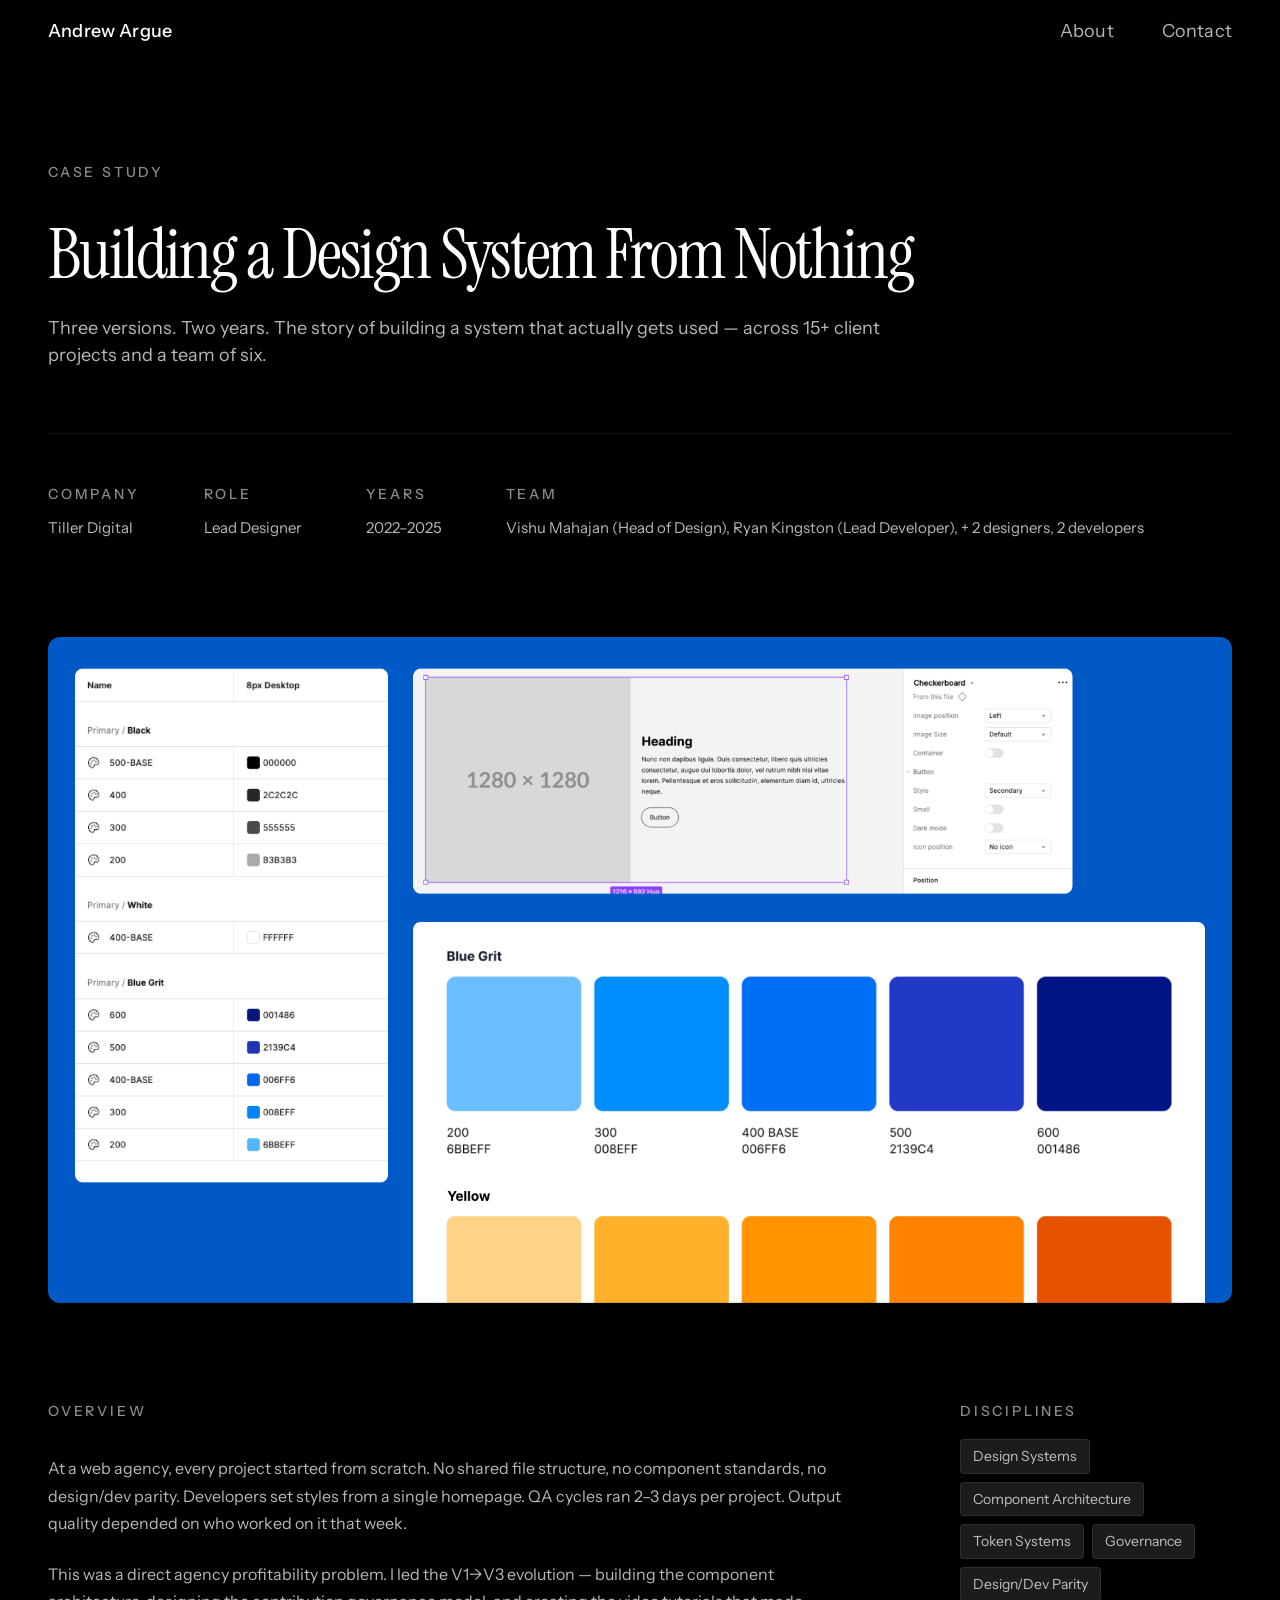
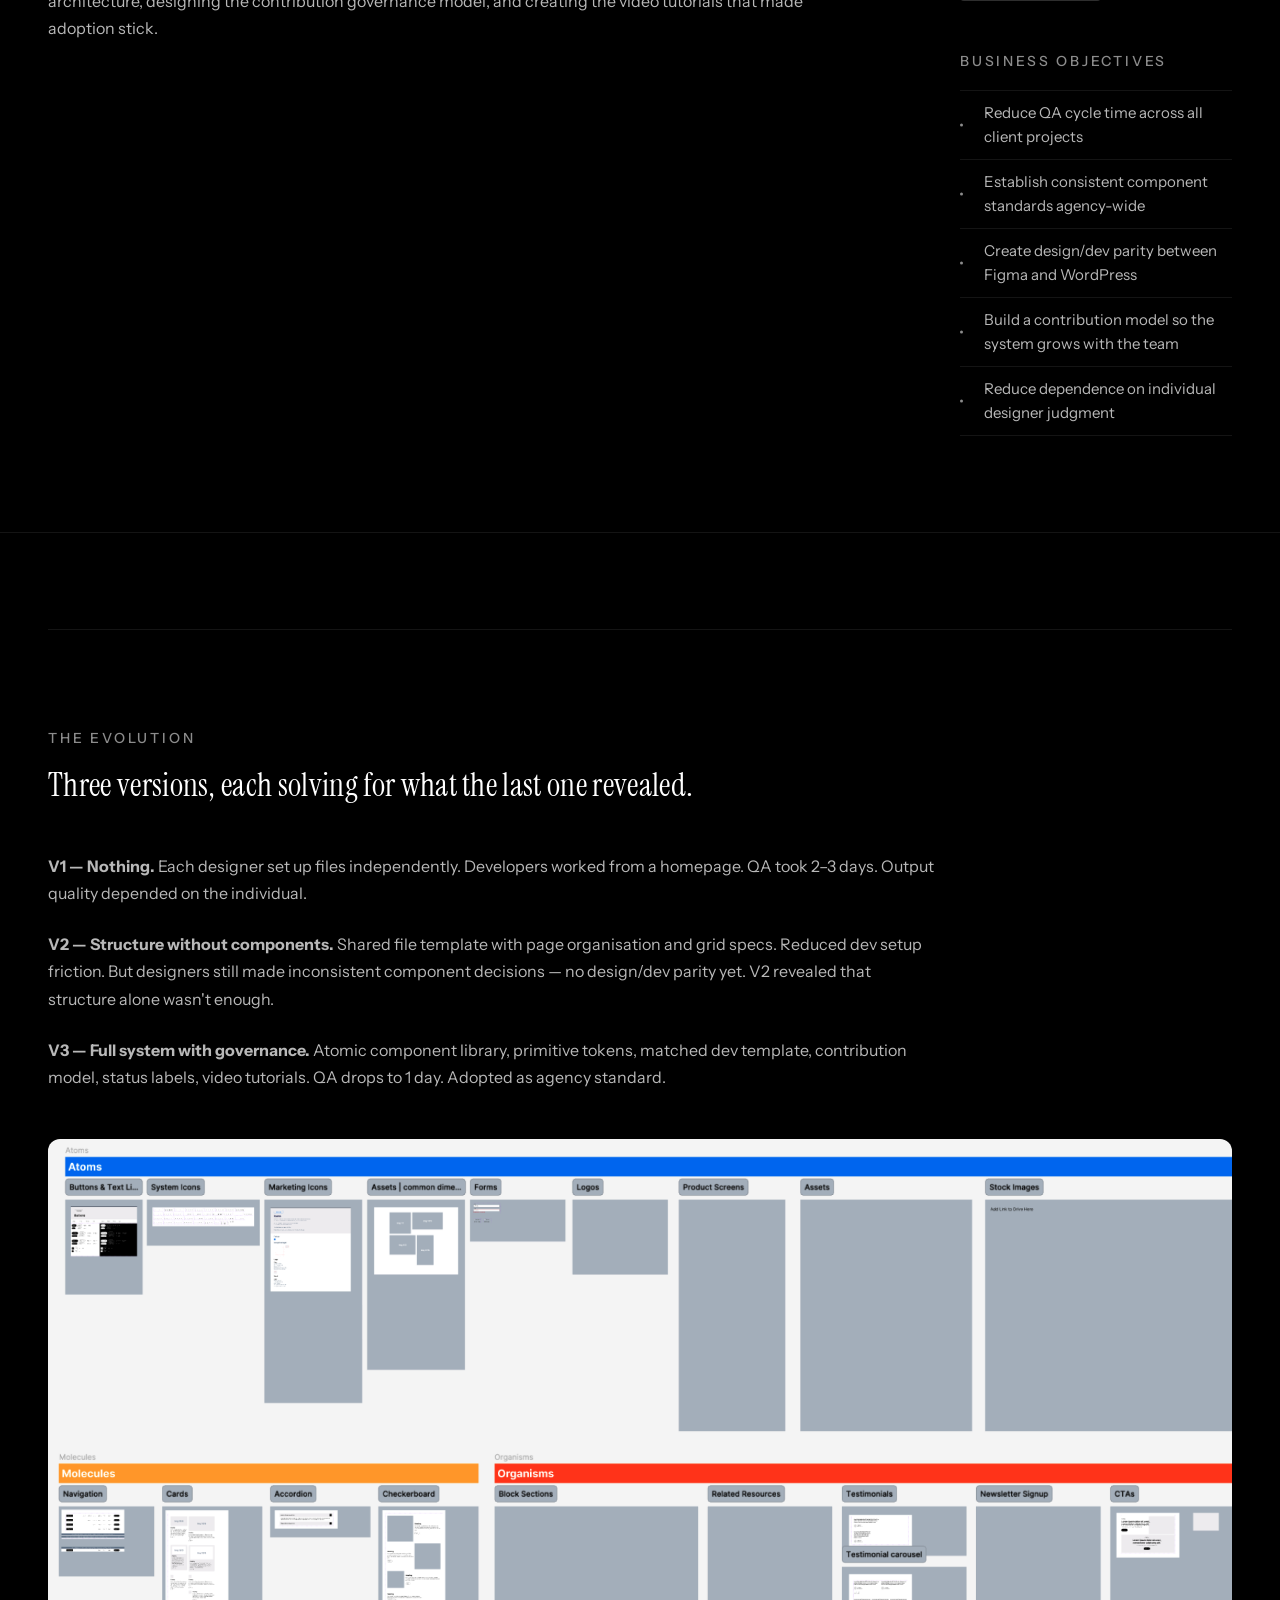
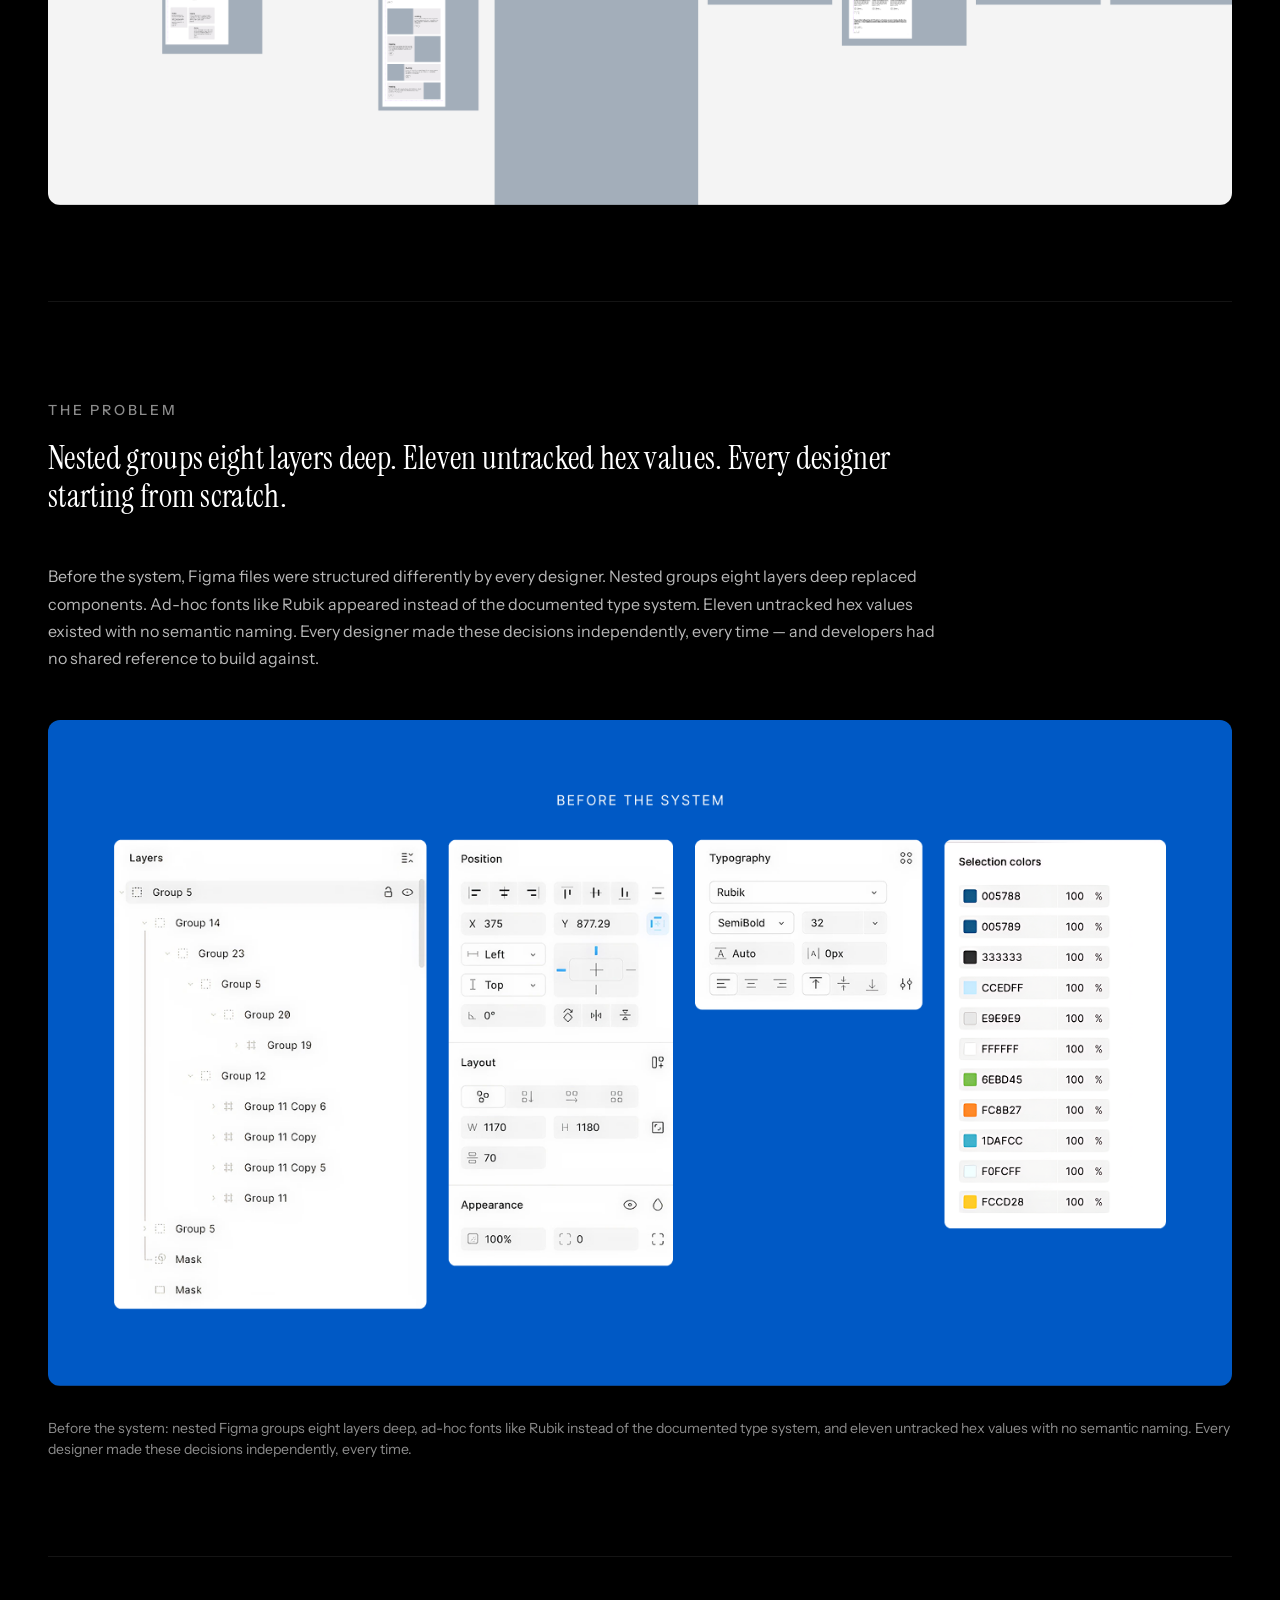
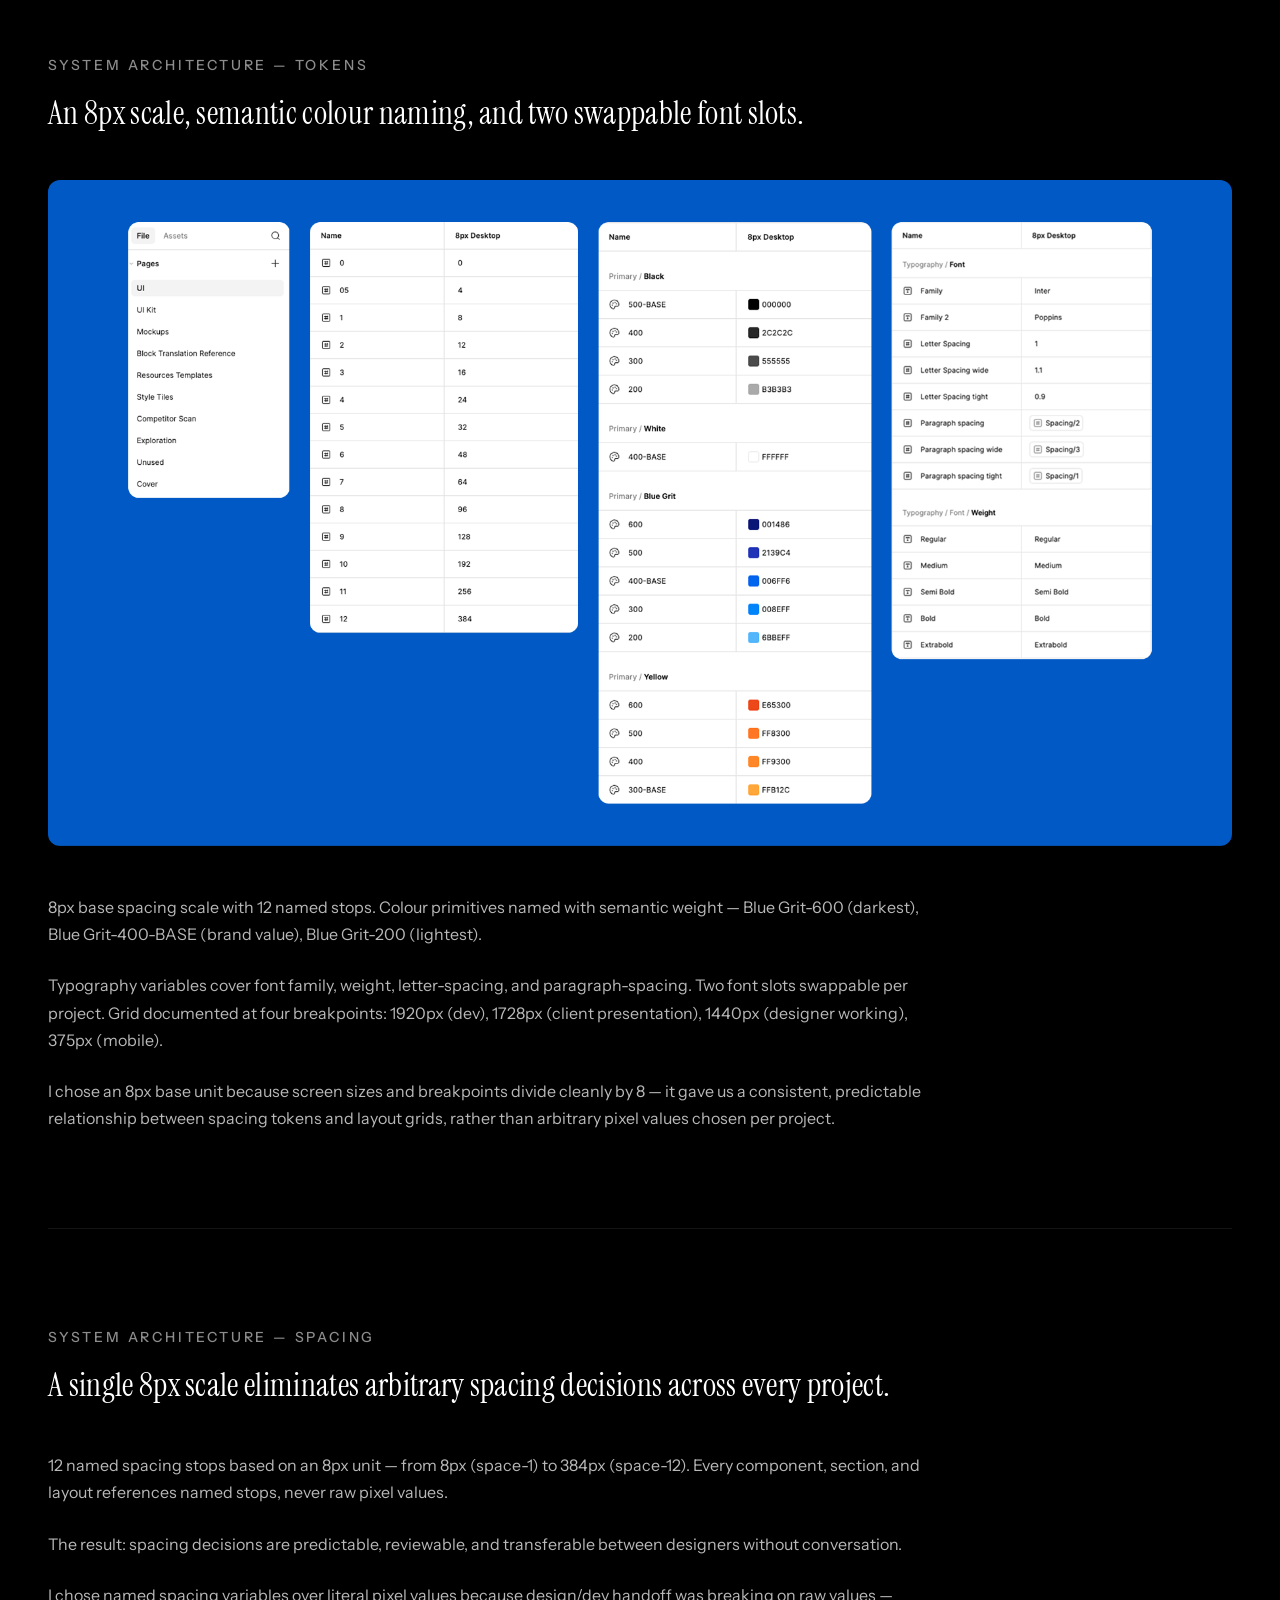
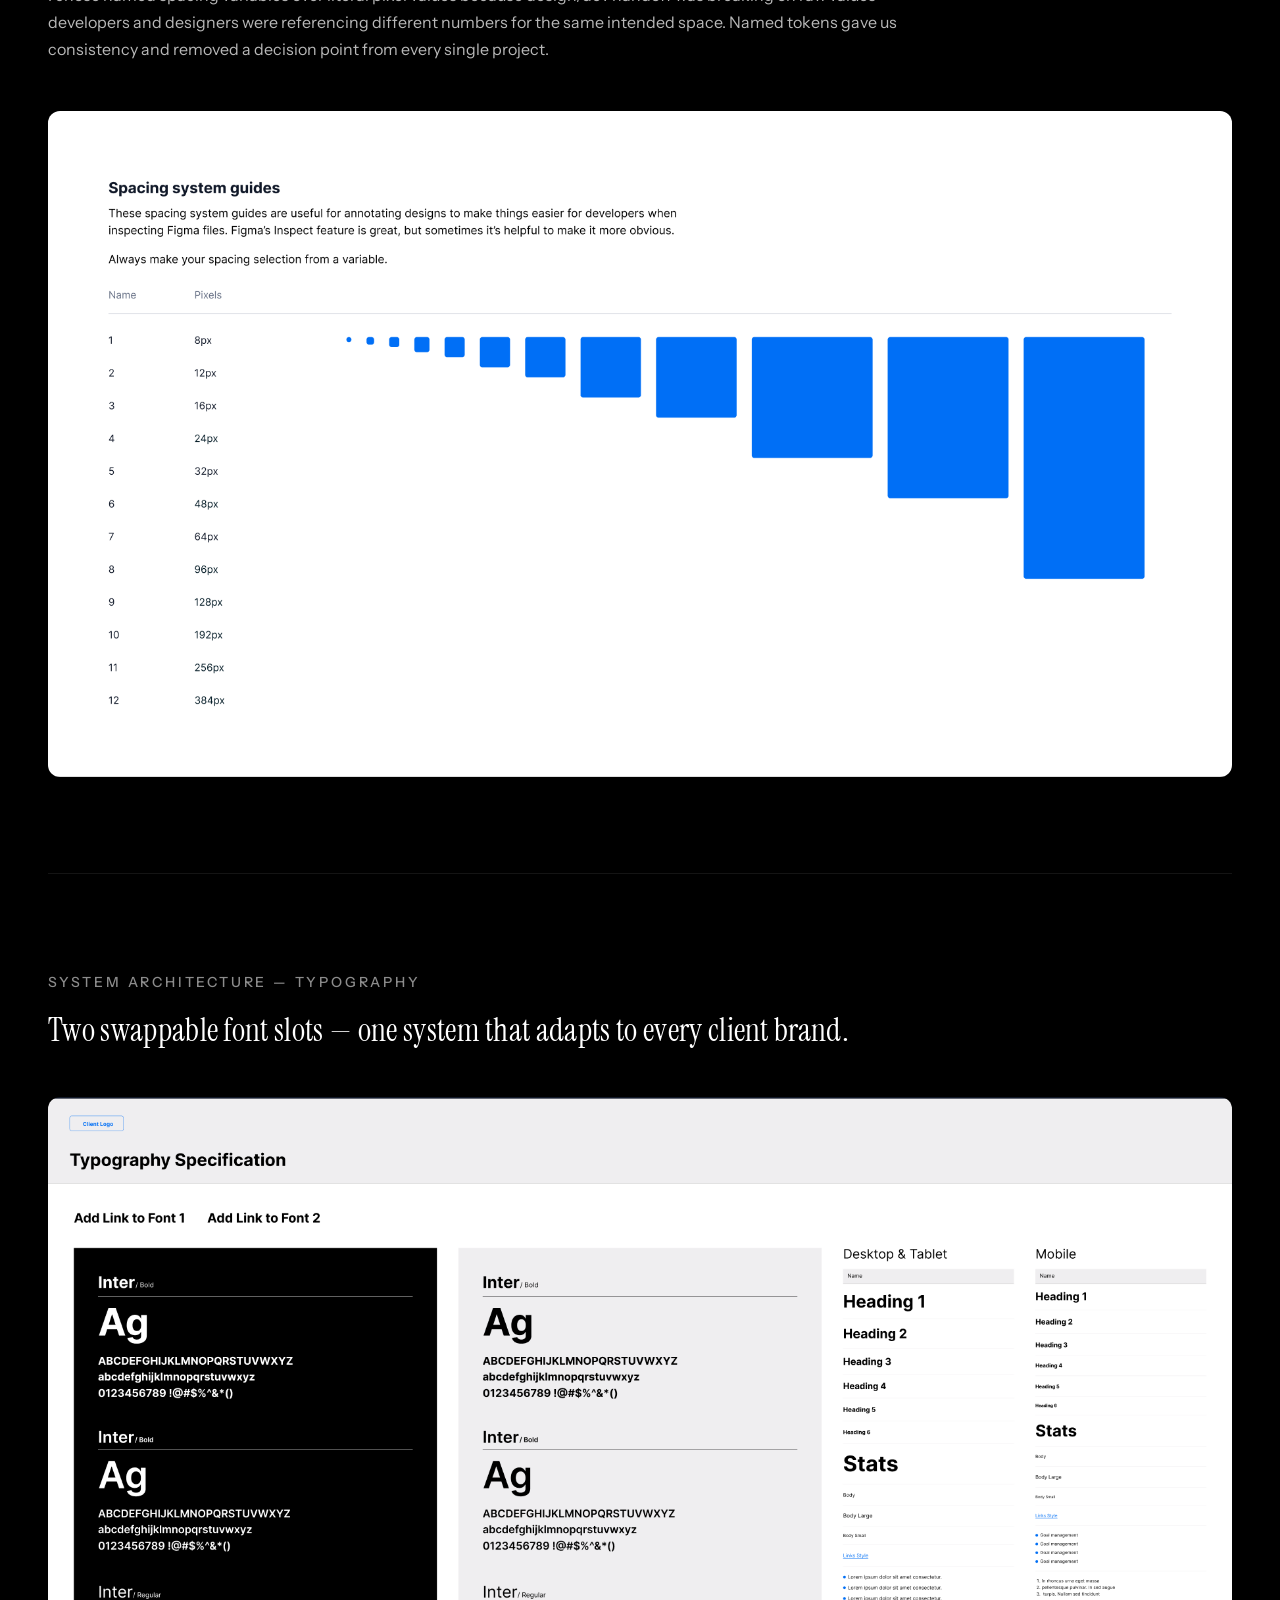
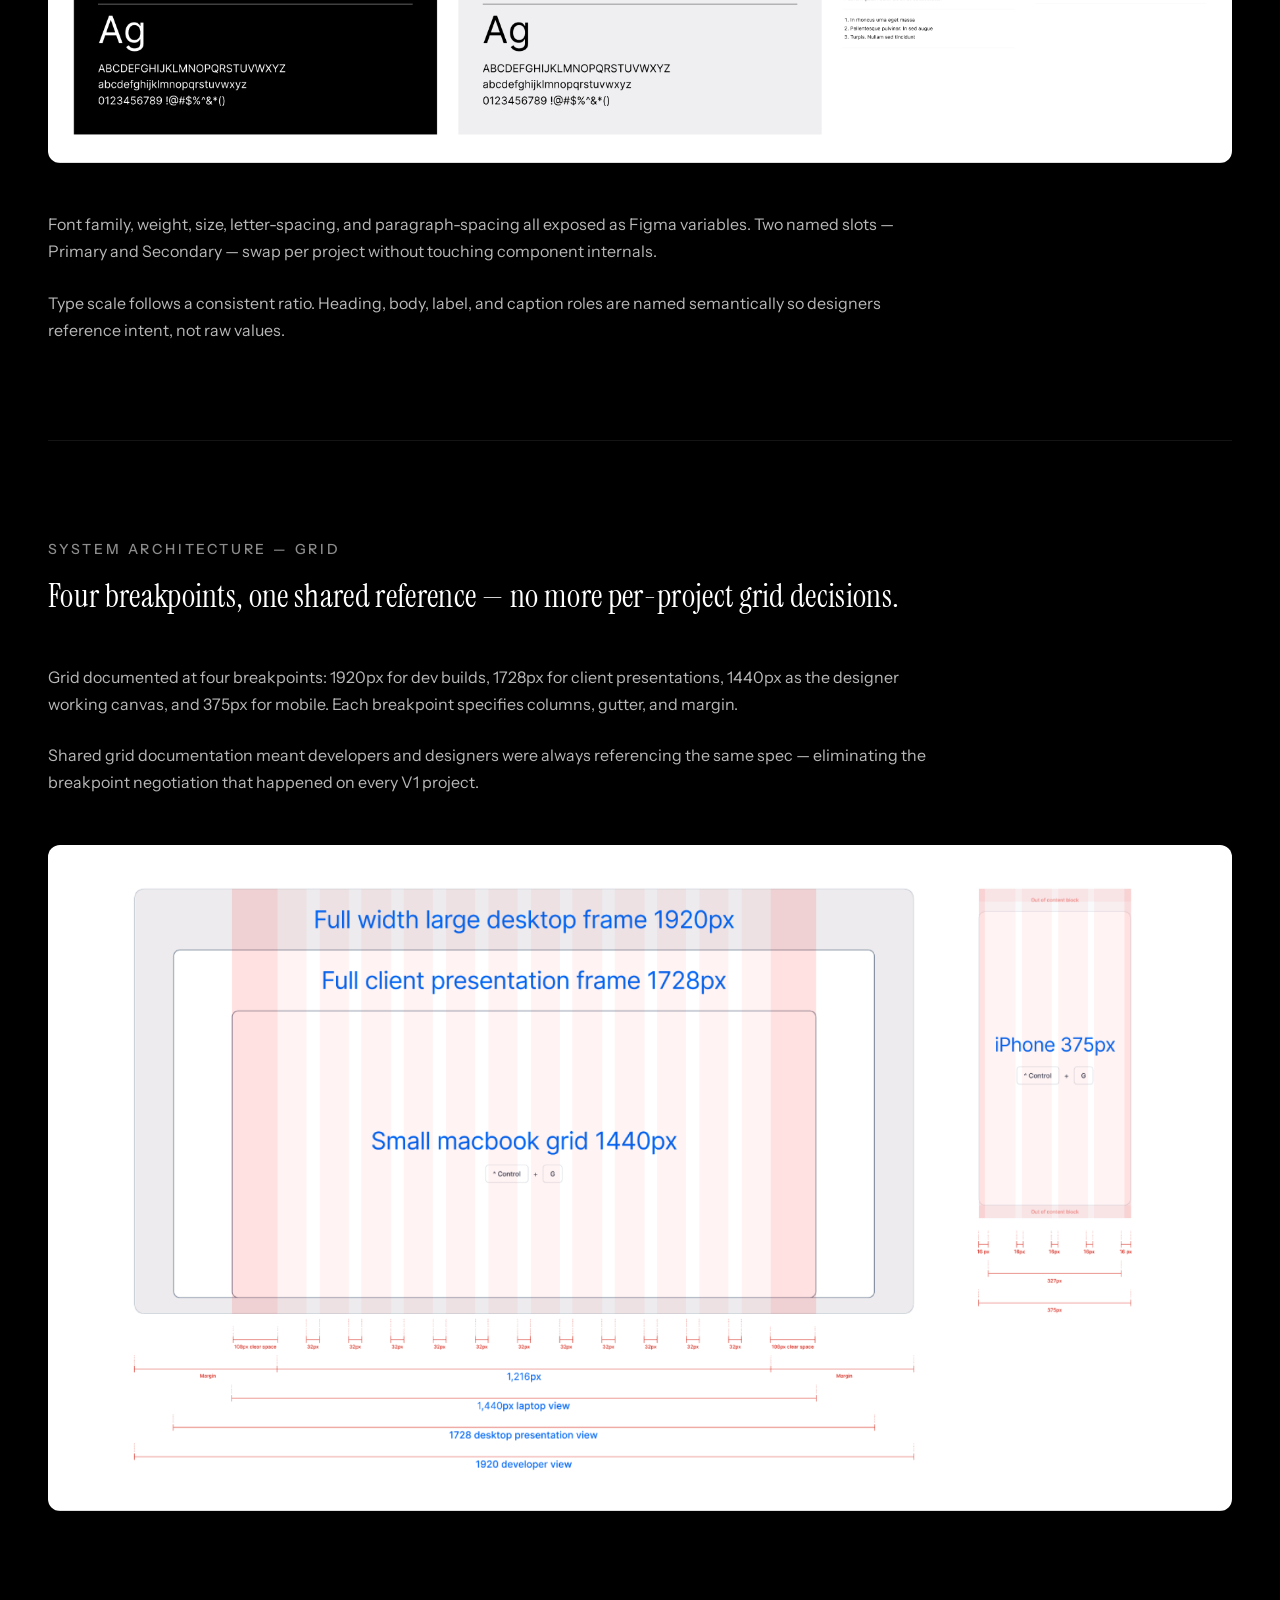
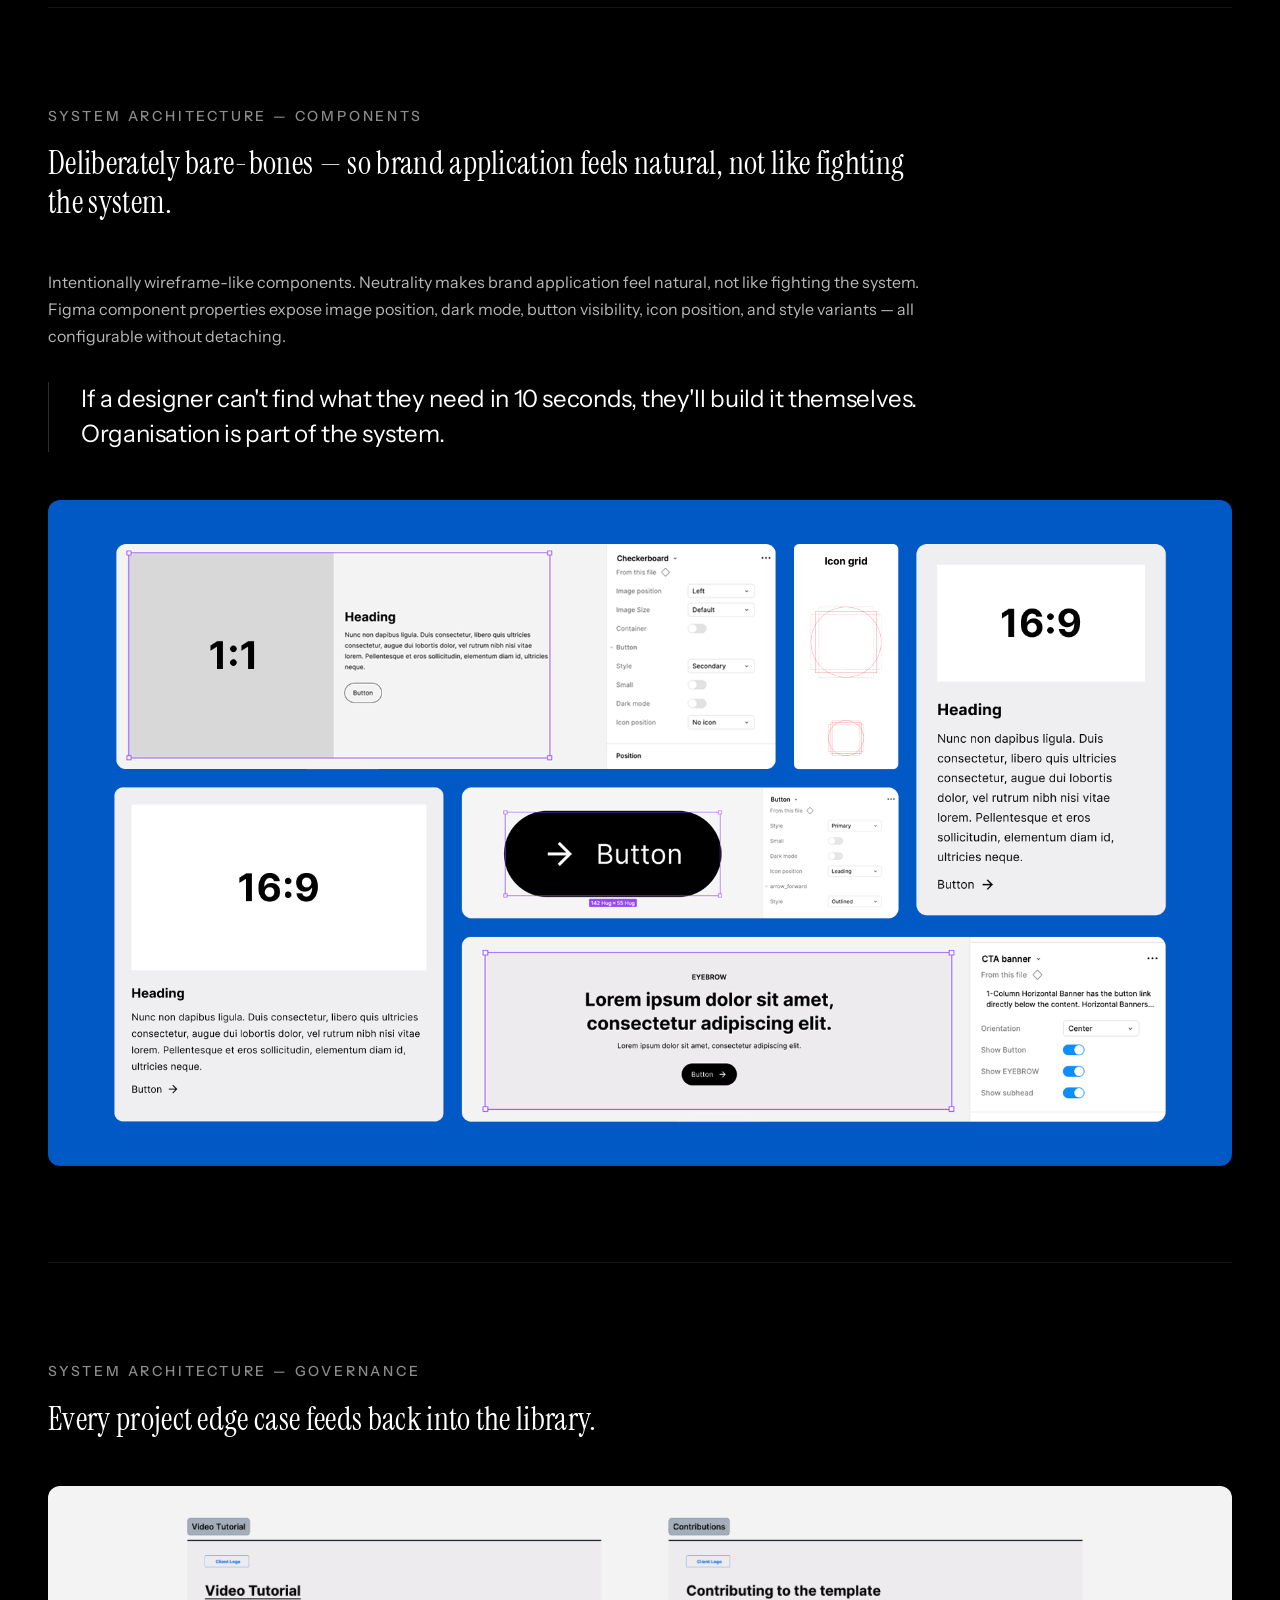
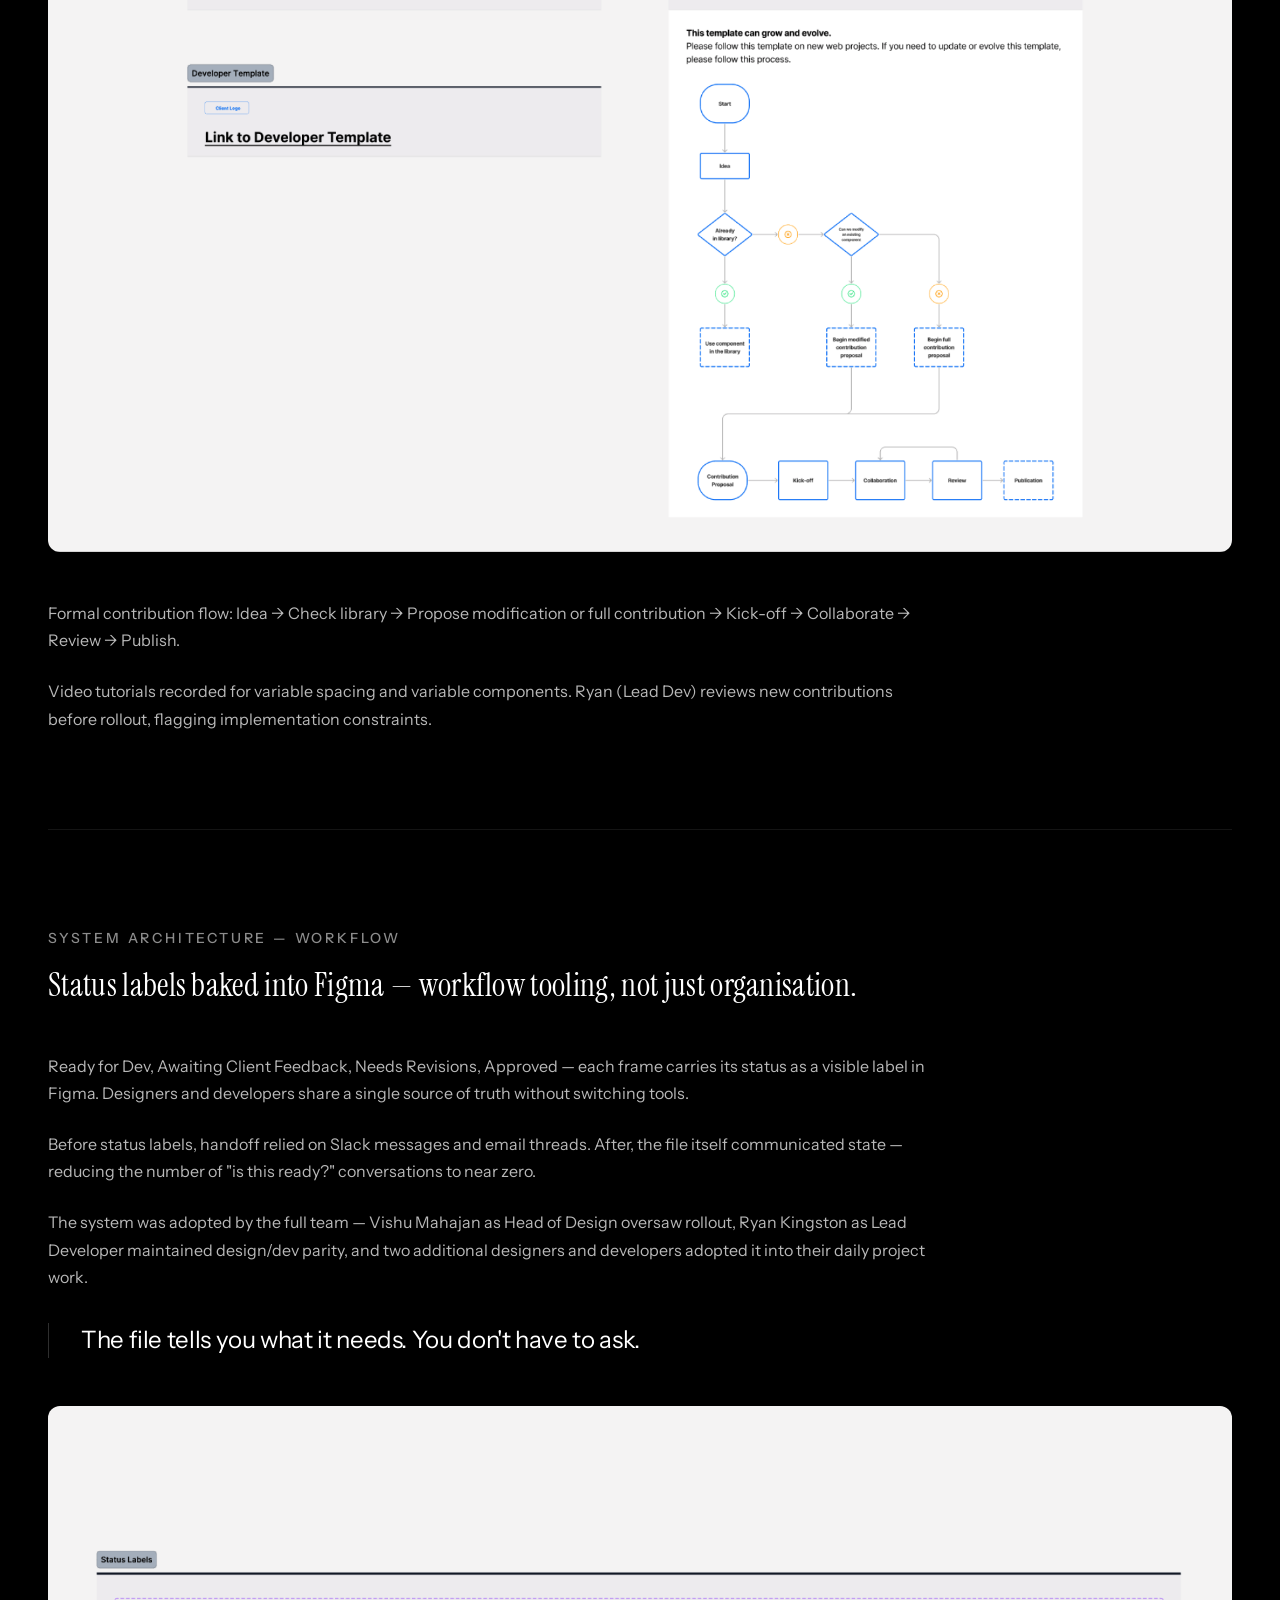
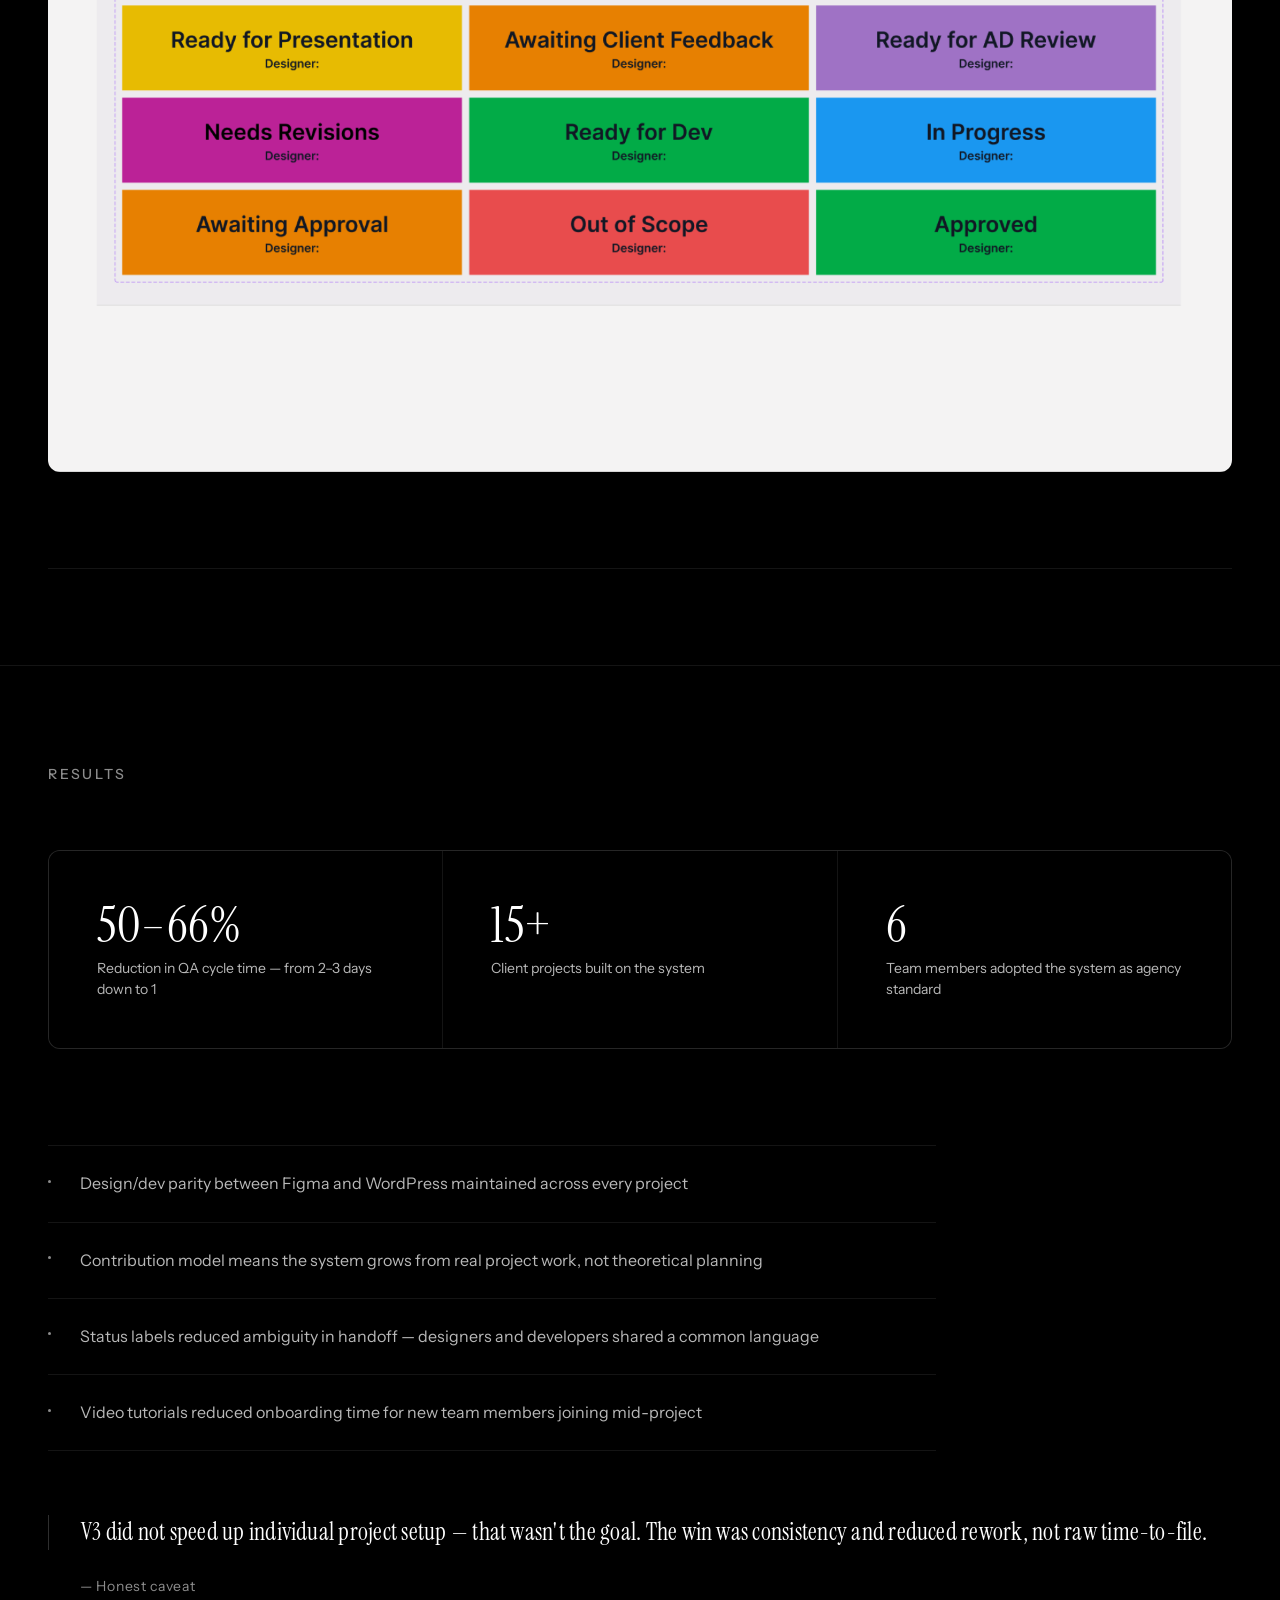
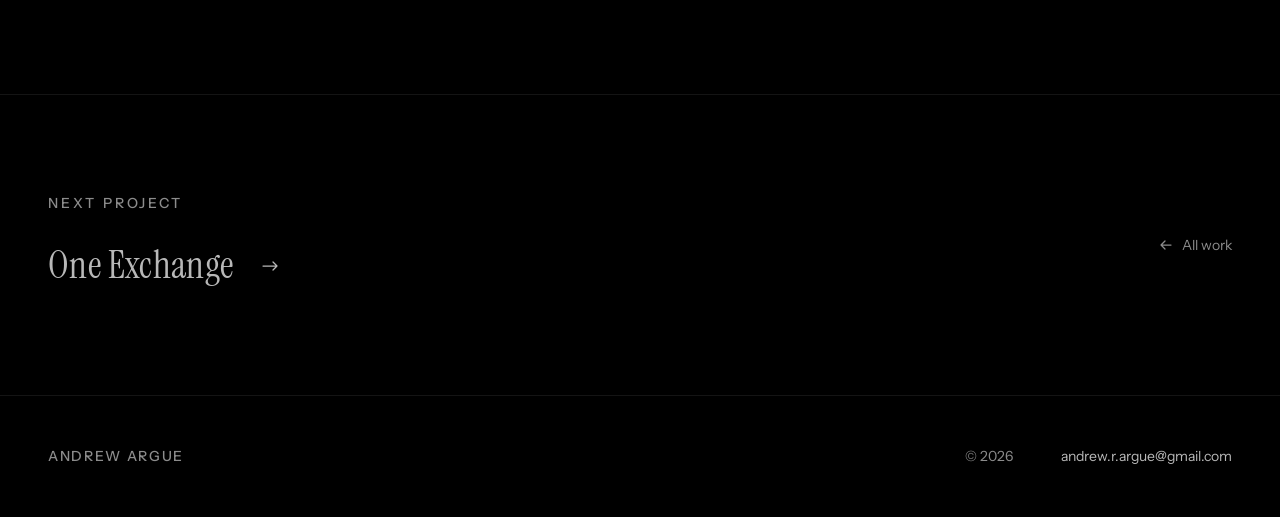
<file: work/tiller-design-system.html>
<!DOCTYPE html>
<html lang="en">
<head>
  <meta charset="UTF-8" />
  <meta name="viewport" content="width=device-width, initial-scale=1.0" />
  <title>Tiller Design System — Andrew Argue</title>
  <meta name="description" content="Building a three-version design system from nothing — and making it actually get used." />
  <link rel="stylesheet" href="../css/styles.css" />
  <link rel="stylesheet" href="case-study.css" />
</head>
<body>

  <header class="nav" role="banner">
    <div class="container">
      <nav class="nav__inner" aria-label="Primary navigation">
        <a href="../index.html" class="nav__logo">Andrew Argue</a>
        <ul class="nav__links" role="list">
          <li><a href="../about.html">About</a></li>
          <li><a href="../contact.html">Contact</a></li>
        </ul>
        <button class="nav__hamburger" aria-label="Toggle menu" aria-expanded="false">
          <span></span><span></span><span></span>
        </button>
      </nav>
    </div>
  </header>

  <div class="nav__overlay" role="dialog" aria-modal="true" aria-label="Mobile navigation">
    <a href="../about.html">About</a>
    <a href="../contact.html">Contact</a>
  </div>

  <main>

    <!-- ── 1. Hero ──────────────────────────────────────────── -->
    <section class="cs-hero">
      <div class="container" data-stagger>
        <p class="cs-hero__eyebrow cs-label">Case study</p>
        <h1 class="cs-hero__title">Building a Design System From Nothing</h1>
        <p class="cs-hero__subtitle">Three versions. Two years. The story of building a system that actually gets used — across 15+ client projects and a team of six.</p>
        <div class="cs-hero__meta">
          <div class="cs-meta-item">
            <p class="cs-meta__label">Company</p>
            <p class="cs-meta__value">Tiller Digital</p>
          </div>
          <div class="cs-meta-item">
            <p class="cs-meta__label">Role</p>
            <p class="cs-meta__value">Lead Designer</p>
          </div>
          <div class="cs-meta-item">
            <p class="cs-meta__label">Years</p>
            <p class="cs-meta__value">2022–2025</p>
          </div>
          <div class="cs-meta-item">
            <p class="cs-meta__label">Team</p>
            <p class="cs-meta__value">Vishu Mahajan (Head of Design), Ryan Kingston (Lead Developer), + 2 designers, 2 developers</p>
          </div>
        </div>
      </div>
    </section>

    <!-- ── 2. Hero image ────────────────────────────────────── -->
    <div class="cs-hero-image-wrap" data-animate>
      <div
        class="cs-hero-image"
        role="img"
        aria-label="Tiller design system — hero image"
        data-label="Hero image — Tiller Design System"
        style="background-image: url('../images/Tiller Design System/UI Kit-hero.png'); background-position: center top;"
      ></div>
    </div>

    <!-- ── 3. Overview ──────────────────────────────────────── -->
    <section class="cs-overview">
      <div class="container">
        <div class="cs-overview__grid">

          <div class="cs-overview__left" data-animate>
            <p class="cs-overview__label cs-label">Overview</p>
            <div class="cs-body-text">
              <p>At a web agency, every project started from scratch. No shared file structure, no component standards, no design/dev parity. Developers set styles from a single homepage. QA cycles ran 2–3 days per project. Output quality depended on who worked on it that week.</p>
              <p>This was a direct agency profitability problem. I led the V1→V3 evolution — building the component architecture, designing the contribution governance model, and creating the video tutorials that made adoption stick.</p>
            </div>
          </div>

          <div class="cs-overview__right" data-animate>

            <div class="cs-tag-group">
              <p class="cs-tag-group__label cs-label">Disciplines</p>
              <div class="cs-tag-group__tags">
                <span class="cs-tag">Design Systems</span>
                <span class="cs-tag">Component Architecture</span>
                <span class="cs-tag">Token Systems</span>
                <span class="cs-tag">Governance</span>
                <span class="cs-tag">Design/Dev Parity</span>
              </div>
            </div>

            <div class="cs-tag-group">
              <p class="cs-tag-group__label cs-label">Business objectives</p>
              <ul class="cs-objectives-list">
                <li>Reduce QA cycle time across all client projects</li>
                <li>Establish consistent component standards agency-wide</li>
                <li>Create design/dev parity between Figma and WordPress</li>
                <li>Build a contribution model so the system grows with the team</li>
                <li>Reduce dependence on individual designer judgment</li>
              </ul>
            </div>

          </div>
        </div>
      </div>
    </section>

    <!-- ── 4. Body sections ──────────────────────────────────── -->
    <div class="cs-sections">
      <div class="container">

        <!-- The evolution -->
        <div class="cs-section" data-animate>
          <div class="cs-section__header">
            <p class="cs-label">The evolution</p>
            <h2 class="cs-section__title">Three versions, each solving for what the last one revealed.</h2>
          </div>
          <div class="cs-split">
            <div class="cs-split__text">
              <div class="cs-body-text">
                <p><strong>V1 — Nothing.</strong> Each designer set up files independently. Developers worked from a homepage. QA took 2–3 days. Output quality depended on the individual.</p>
                <p><strong>V2 — Structure without components.</strong> Shared file template with page organisation and grid specs. Reduced dev setup friction. But designers still made inconsistent component decisions — no design/dev parity yet. V2 revealed that structure alone wasn't enough.</p>
                <p><strong>V3 — Full system with governance.</strong> Atomic component library, primitive tokens, matched dev template, contribution model, status labels, video tutorials. QA drops to 1 day. Adopted as agency standard.</p>
              </div>
            </div>
            <div class="cs-split__media">
              <div class="cs-image" data-label="V1 → V2 → V3 evolution" role="img" aria-label="System evolution" style="background-image: url('../images/Tiller Design System/UI Kit-01.png'); background-position: center top;"></div>
            </div>
          </div>
        </div>

        <!-- The problem -->
        <div class="cs-section" data-animate>
          <div class="cs-section__header">
            <p class="cs-label">The problem</p>
            <h2 class="cs-section__title">Nested groups eight layers deep. Eleven untracked hex values. Every designer starting from scratch.</h2>
          </div>
          <div class="cs-split">
            <div class="cs-split__text">
              <div class="cs-body-text">
                <p>Before the system, Figma files were structured differently by every designer. Nested groups eight layers deep replaced components. Ad-hoc fonts like Rubik appeared instead of the documented type system. Eleven untracked hex values existed with no semantic naming. Every designer made these decisions independently, every time — and developers had no shared reference to build against.</p>
              </div>
            </div>
            <div class="cs-split__media">
              <div class="cs-image" data-label="Before the system — unstructured Figma files" role="img" aria-label="Before the system — unstructured Figma files" style="background-image: url('../images/Tiller Design System/UI Kit-before.png'); background-position: center top;"></div>
              <p class="cs-image-caption">Before the system: nested Figma groups eight layers deep, ad-hoc fonts like Rubik instead of the documented type system, and eleven untracked hex values with no semantic naming. Every designer made these decisions independently, every time.</p>
            </div>
          </div>
        </div>

        <!-- Token layer -->
        <div class="cs-section" data-animate>
          <div class="cs-section__header">
            <p class="cs-label">System architecture — Tokens</p>
            <h2 class="cs-section__title">An 8px scale, semantic colour naming, and two swappable font slots.</h2>
          </div>
          <div class="cs-split cs-split--flip">
            <div class="cs-split__media">
              <div class="cs-image" data-label="Token architecture" role="img" aria-label="Token architecture" style="background-image: url('../images/Tiller Design System/UI Kit-variables.png'); background-position: center top;"></div>
            </div>
            <div class="cs-split__text">
              <div class="cs-body-text">
                <p>8px base spacing scale with 12 named stops. Colour primitives named with semantic weight — Blue Grit-600 (darkest), Blue Grit-400-BASE (brand value), Blue Grit-200 (lightest).</p>
                <p>Typography variables cover font family, weight, letter-spacing, and paragraph-spacing. Two font slots swappable per project. Grid documented at four breakpoints: 1920px (dev), 1728px (client presentation), 1440px (designer working), 375px (mobile).</p>
                <p>I chose an 8px base unit because screen sizes and breakpoints divide cleanly by 8 — it gave us a consistent, predictable relationship between spacing tokens and layout grids, rather than arbitrary pixel values chosen per project.</p>
              </div>
            </div>
          </div>
        </div>

        <!-- Spacing -->
        <div class="cs-section" data-animate>
          <div class="cs-section__header">
            <p class="cs-label">System architecture — Spacing</p>
            <h2 class="cs-section__title">A single 8px scale eliminates arbitrary spacing decisions across every project.</h2>
          </div>
          <div class="cs-split">
            <div class="cs-split__text">
              <div class="cs-body-text">
                <p>12 named spacing stops based on an 8px unit — from 8px (space-1) to 384px (space-12). Every component, section, and layout references named stops, never raw pixel values.</p>
                <p>The result: spacing decisions are predictable, reviewable, and transferable between designers without conversation.</p>
                <p>I chose named spacing variables over literal pixel values because design/dev handoff was breaking on raw values — developers and designers were referencing different numbers for the same intended space. Named tokens gave us consistency and removed a decision point from every single project.</p>
              </div>
            </div>
            <div class="cs-split__media">
              <div class="cs-image" data-label="Spacing scale" role="img" aria-label="Spacing scale" style="background-image: url('../images/Tiller Design System/UI Kit-spacing.png'); background-position: center top;"></div>
            </div>
          </div>
        </div>

        <!-- Typography -->
        <div class="cs-section" data-animate>
          <div class="cs-section__header">
            <p class="cs-label">System architecture — Typography</p>
            <h2 class="cs-section__title">Two swappable font slots — one system that adapts to every client brand.</h2>
          </div>
          <div class="cs-split cs-split--flip">
            <div class="cs-split__media">
              <div class="cs-image" data-label="Typography system" role="img" aria-label="Typography system" style="background-image: url('../images/Tiller Design System/UI Kit-fonts.png'); background-position: center top;"></div>
            </div>
            <div class="cs-split__text">
              <div class="cs-body-text">
                <p>Font family, weight, size, letter-spacing, and paragraph-spacing all exposed as Figma variables. Two named slots — Primary and Secondary — swap per project without touching component internals.</p>
                <p>Type scale follows a consistent ratio. Heading, body, label, and caption roles are named semantically so designers reference intent, not raw values.</p>
              </div>
            </div>
          </div>
        </div>

        <!-- Grid -->
        <div class="cs-section" data-animate>
          <div class="cs-section__header">
            <p class="cs-label">System architecture — Grid</p>
            <h2 class="cs-section__title">Four breakpoints, one shared reference — no more per-project grid decisions.</h2>
          </div>
          <div class="cs-split">
            <div class="cs-split__text">
              <div class="cs-body-text">
                <p>Grid documented at four breakpoints: 1920px for dev builds, 1728px for client presentations, 1440px as the designer working canvas, and 375px for mobile. Each breakpoint specifies columns, gutter, and margin.</p>
                <p>Shared grid documentation meant developers and designers were always referencing the same spec — eliminating the breakpoint negotiation that happened on every V1 project.</p>
              </div>
            </div>
            <div class="cs-split__media">
              <div class="cs-image" data-label="Grid system" role="img" aria-label="Grid system" style="background-image: url('../images/Tiller Design System/UI Kit-grid.png'); background-position: center top;"></div>
            </div>
          </div>
        </div>

        <!-- Component model -->
        <div class="cs-section" data-animate>
          <div class="cs-section__header">
            <p class="cs-label">System architecture — Components</p>
            <h2 class="cs-section__title">Deliberately bare-bones — so brand application feels natural, not like fighting the system.</h2>
          </div>
          <div class="cs-split">
            <div class="cs-split__text">
              <div class="cs-body-text">
                <p>Intentionally wireframe-like components. Neutrality makes brand application feel natural, not like fighting the system. Figma component properties expose image position, dark mode, button visibility, icon position, and style variants — all configurable without detaching.</p>
              </div>
              <p class="cs-statement">If a designer can't find what they need in 10 seconds, they'll build it themselves. Organisation is part of the system.</p>
            </div>
            <div class="cs-split__media">
              <div class="cs-image" data-label="Component library" role="img" aria-label="Component library" style="background-image: url('../images/Tiller Design System/UI Kit-components.png'); background-position: center top;"></div>
            </div>
          </div>
        </div>

        <!-- Governance -->
        <div class="cs-section" data-animate>
          <div class="cs-section__header">
            <p class="cs-label">System architecture — Governance</p>
            <h2 class="cs-section__title">Every project edge case feeds back into the library.</h2>
          </div>
          <div class="cs-split cs-split--flip">
            <div class="cs-split__media">
              <div class="cs-image" data-label="Governance and contribution model" role="img" aria-label="Governance model" style="background-image: url('../images/Tiller Design System/UI Kit-3.png'); background-position: center top;"></div>
            </div>
            <div class="cs-split__text">
              <div class="cs-body-text">
                <p>Formal contribution flow: Idea → Check library → Propose modification or full contribution → Kick-off → Collaborate → Review → Publish.</p>
                <p>Video tutorials recorded for variable spacing and variable components. Ryan (Lead Dev) reviews new contributions before rollout, flagging implementation constraints.</p>
              </div>
            </div>
          </div>
        </div>

        <!-- Status labels -->
        <div class="cs-section" data-animate>
          <div class="cs-section__header">
            <p class="cs-label">System architecture — Workflow</p>
            <h2 class="cs-section__title">Status labels baked into Figma — workflow tooling, not just organisation.</h2>
          </div>
          <div class="cs-split">
            <div class="cs-split__text">
              <div class="cs-body-text">
                <p>Ready for Dev, Awaiting Client Feedback, Needs Revisions, Approved — each frame carries its status as a visible label in Figma. Designers and developers share a single source of truth without switching tools.</p>
                <p>Before status labels, handoff relied on Slack messages and email threads. After, the file itself communicated state — reducing the number of "is this ready?" conversations to near zero.</p>
                <p>The system was adopted by the full team — Vishu Mahajan as Head of Design oversaw rollout, Ryan Kingston as Lead Developer maintained design/dev parity, and two additional designers and developers adopted it into their daily project work.</p>
              </div>
              <p class="cs-statement">The file tells you what it needs. You don't have to ask.</p>
            </div>
            <div class="cs-split__media">
              <div class="cs-image" data-label="Status labels as workflow tooling" role="img" aria-label="Status labels as workflow tooling" style="background-image: url('../images/Tiller Design System/UI Kit-3-1.png'); background-position: center top;"></div>
            </div>
          </div>
        </div>

      </div>
    </div>

    <!-- ── 5. Results ────────────────────────────────────────── -->
    <section class="cs-results" data-animate>
      <div class="container">
        <p class="cs-results__label cs-label">Results</p>

        <div class="cs-stats" data-stagger>
          <div class="cs-stat">
            <span class="cs-stat__value">50–66%</span>
            <span class="cs-stat__label">Reduction in QA cycle time — from 2–3 days down to 1</span>
          </div>
          <div class="cs-stat">
            <span class="cs-stat__value">15+</span>
            <span class="cs-stat__label">Client projects built on the system</span>
          </div>
          <div class="cs-stat">
            <span class="cs-stat__value">6</span>
            <span class="cs-stat__label">Team members adopted the system as agency standard</span>
          </div>
        </div>

        <ul class="cs-outcomes" data-animate>
          <li>Design/dev parity between Figma and WordPress maintained across every project</li>
          <li>Contribution model means the system grows from real project work, not theoretical planning</li>
          <li>Status labels reduced ambiguity in handoff — designers and developers shared a common language</li>
          <li>Video tutorials reduced onboarding time for new team members joining mid-project</li>
        </ul>

        <blockquote class="cs-quote" data-animate>
          <p class="cs-quote__text">V3 did not speed up individual project setup — that wasn't the goal. The win was consistency and reduced rework, not raw time-to-file.</p>
          <p class="cs-quote__attribution">— Honest caveat</p>
        </blockquote>

      </div>
    </section>

    <!-- ── 6. Next project ───────────────────────────────────── -->
    <div class="cs-next" data-animate>
      <div class="container">
        <div>
          <p class="cs-next__label">Next project</p>
          <a href="one-exchange.html" class="cs-next__link">
            One Exchange
            <svg width="24" height="24" viewBox="0 0 24 24" fill="none" aria-hidden="true">
              <path d="M5 12h14M15 8l4 4-4 4" stroke="currentColor" stroke-width="1.25" stroke-linecap="round" stroke-linejoin="round"/>
            </svg>
          </a>
        </div>
        <a href="../index.html" class="cs-next__back">
          <svg width="16" height="16" viewBox="0 0 16 16" fill="none" aria-hidden="true">
            <path d="M13 8H3M7 4L3 8l4 4" stroke="currentColor" stroke-width="1.25" stroke-linecap="round" stroke-linejoin="round"/>
          </svg>
          All work
        </a>
      </div>
    </div>

  </main>

  <footer class="footer" role="contentinfo">
    <div class="container">
      <div class="footer__inner">
        <span class="footer__name">Andrew Argue</span>
        <div class="footer__right">
          <span class="footer__year">© 2026</span>
          <a href="mailto:andrew.r.argue@gmail.com" class="footer__email">andrew.r.argue@gmail.com</a>
        </div>
      </div>
    </div>
  </footer>

  <script src="../js/main.js"></script>
</body>
</html>
</file>
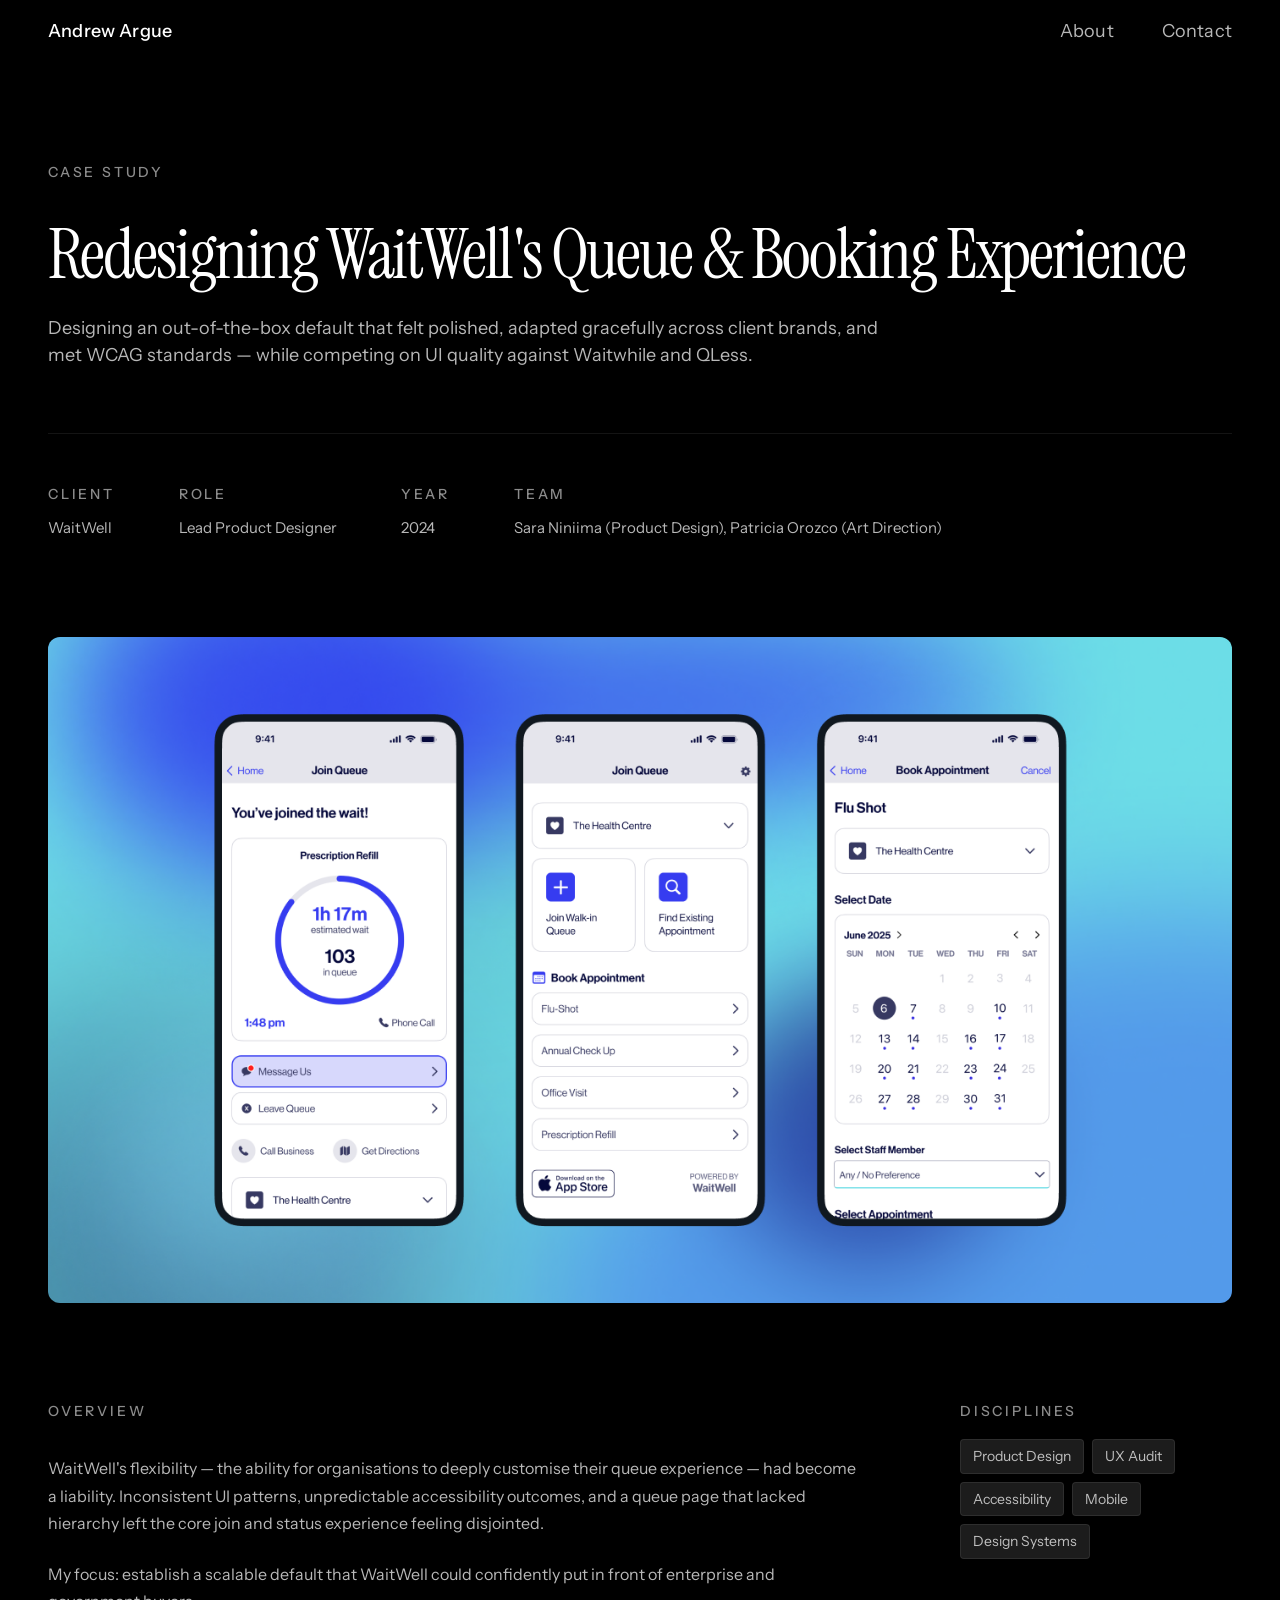
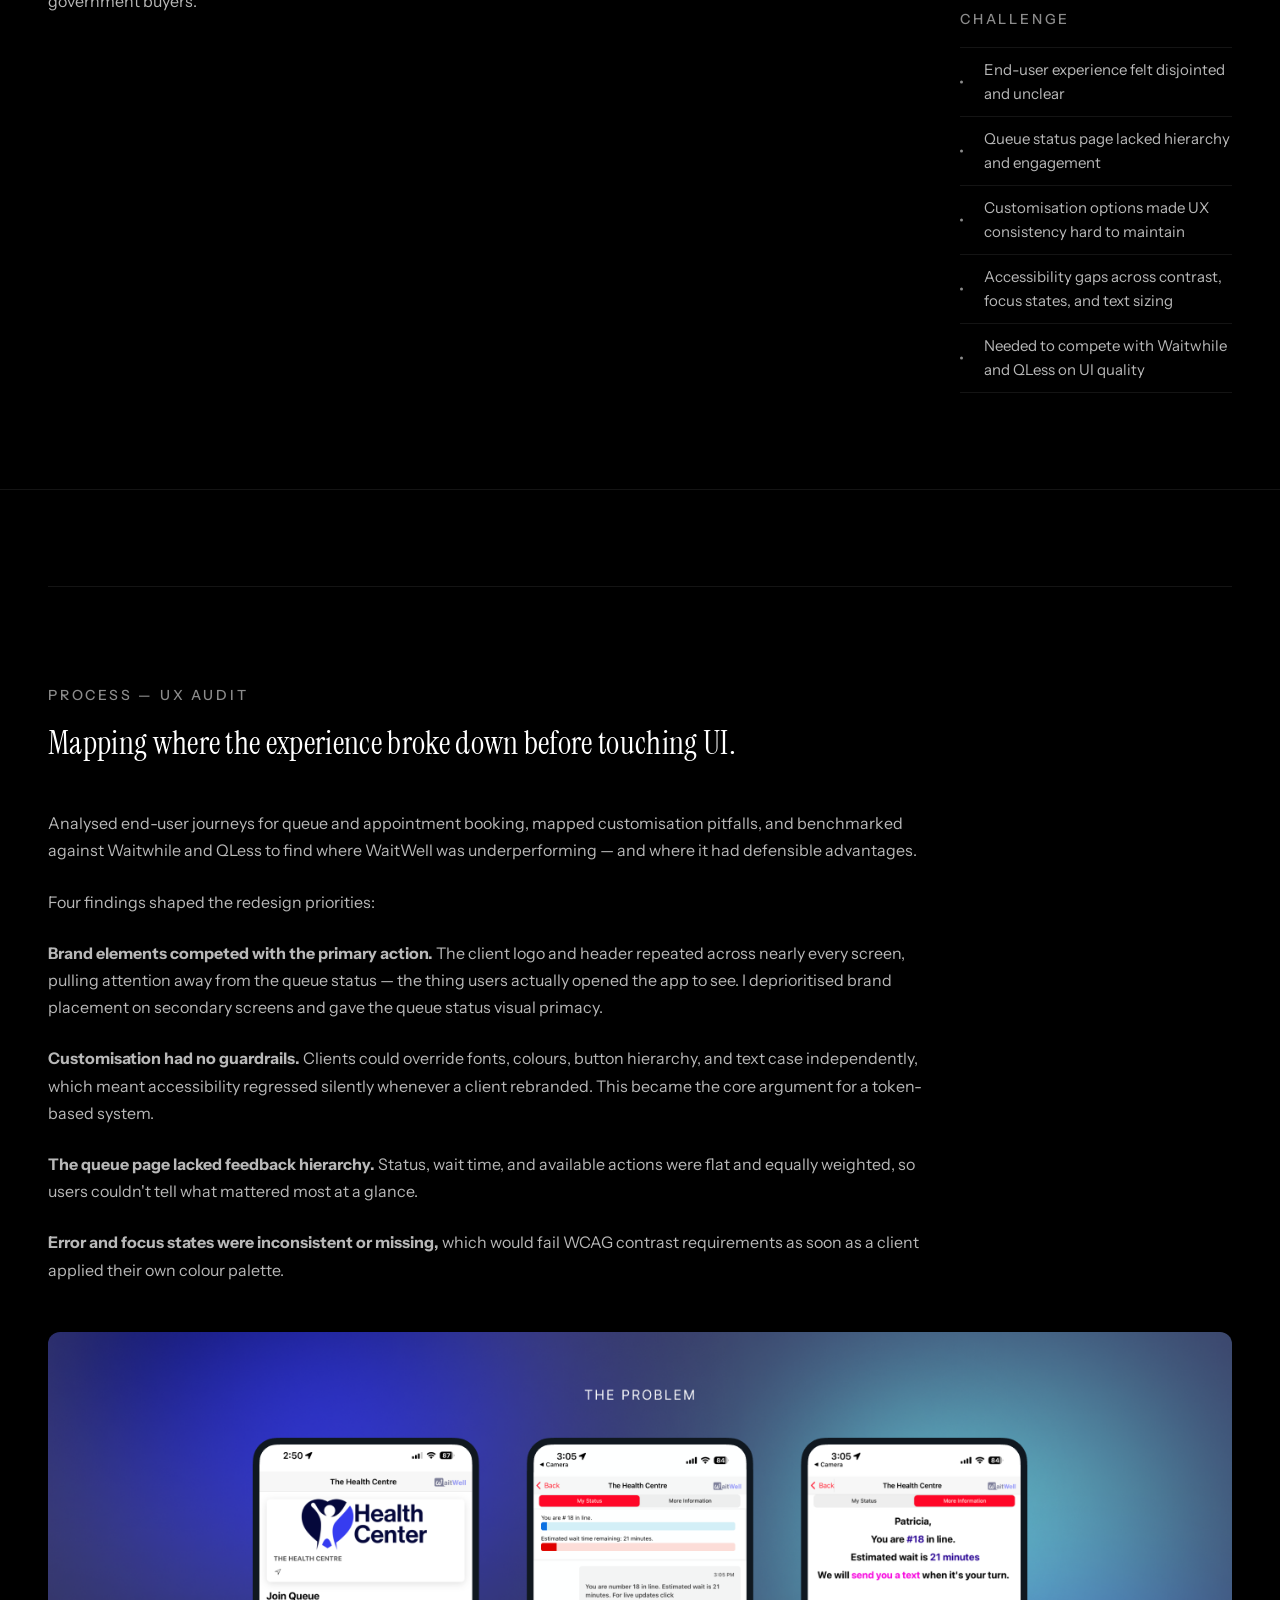
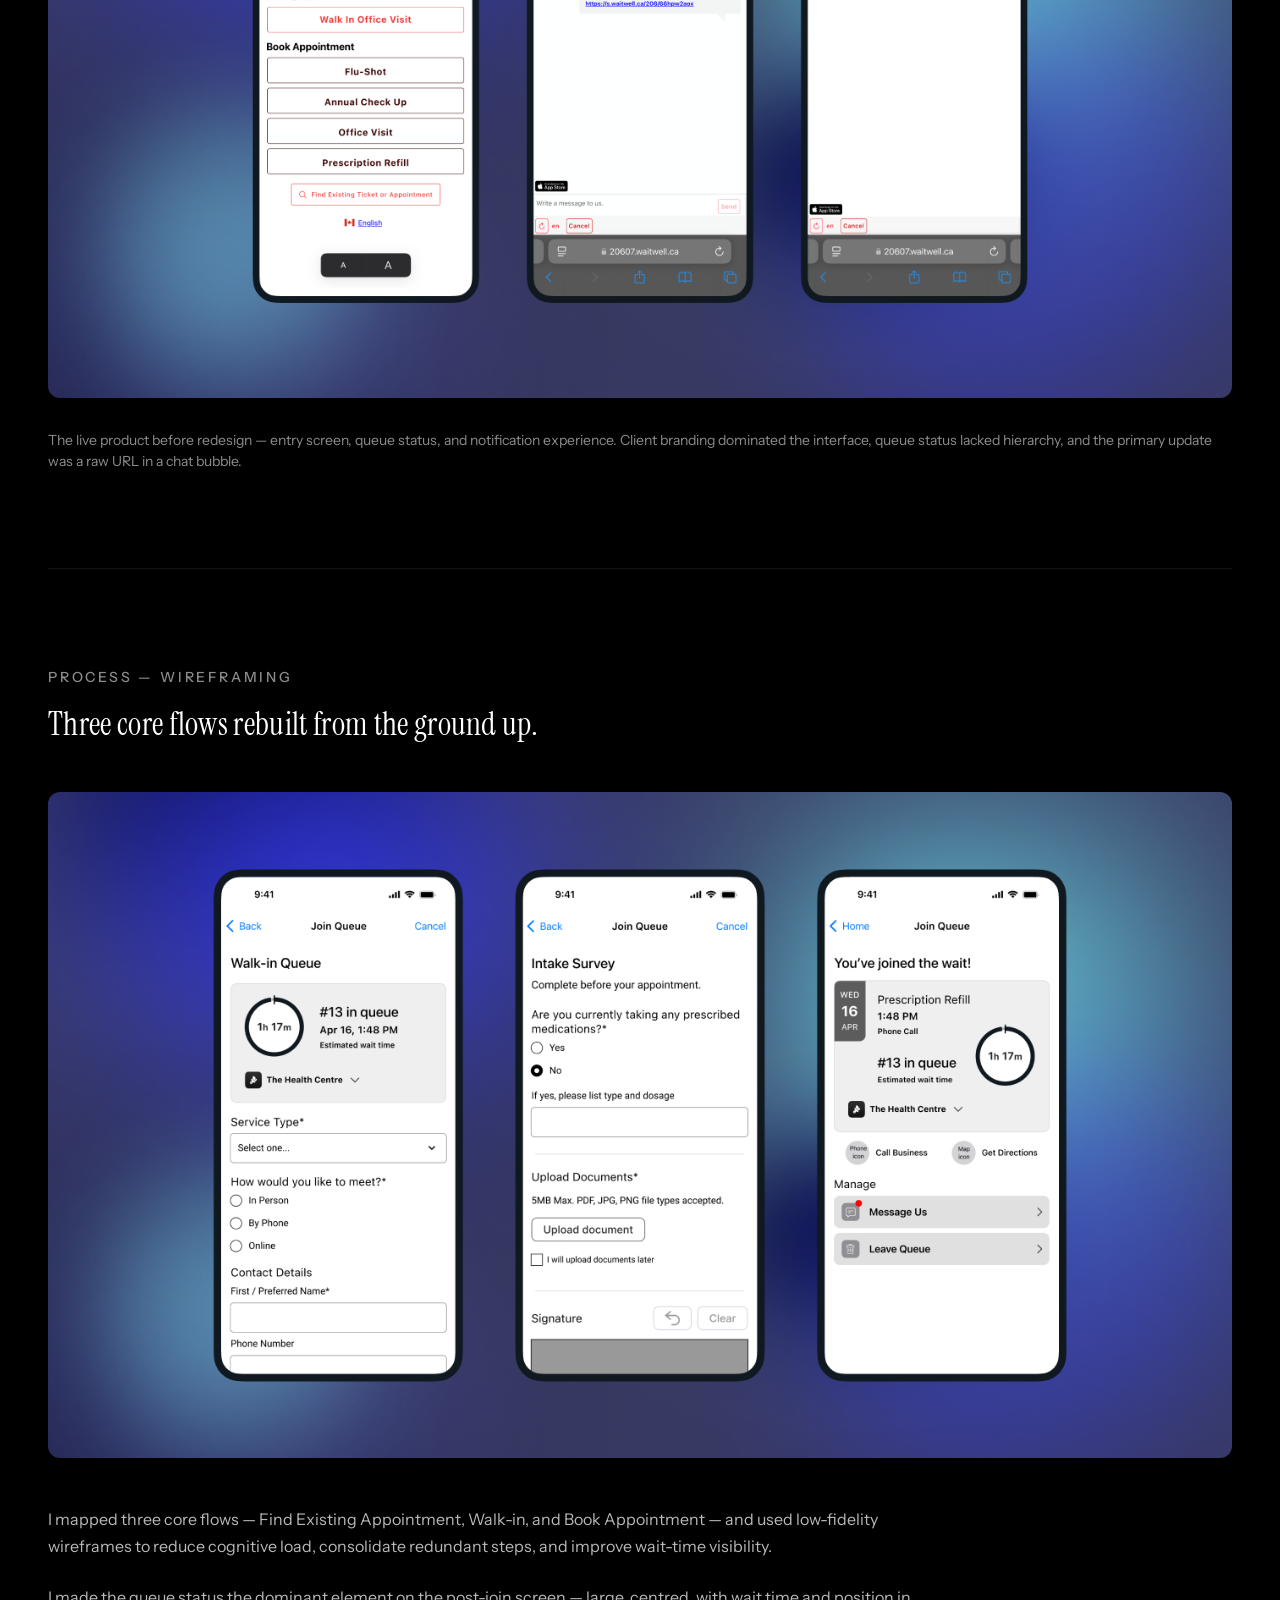
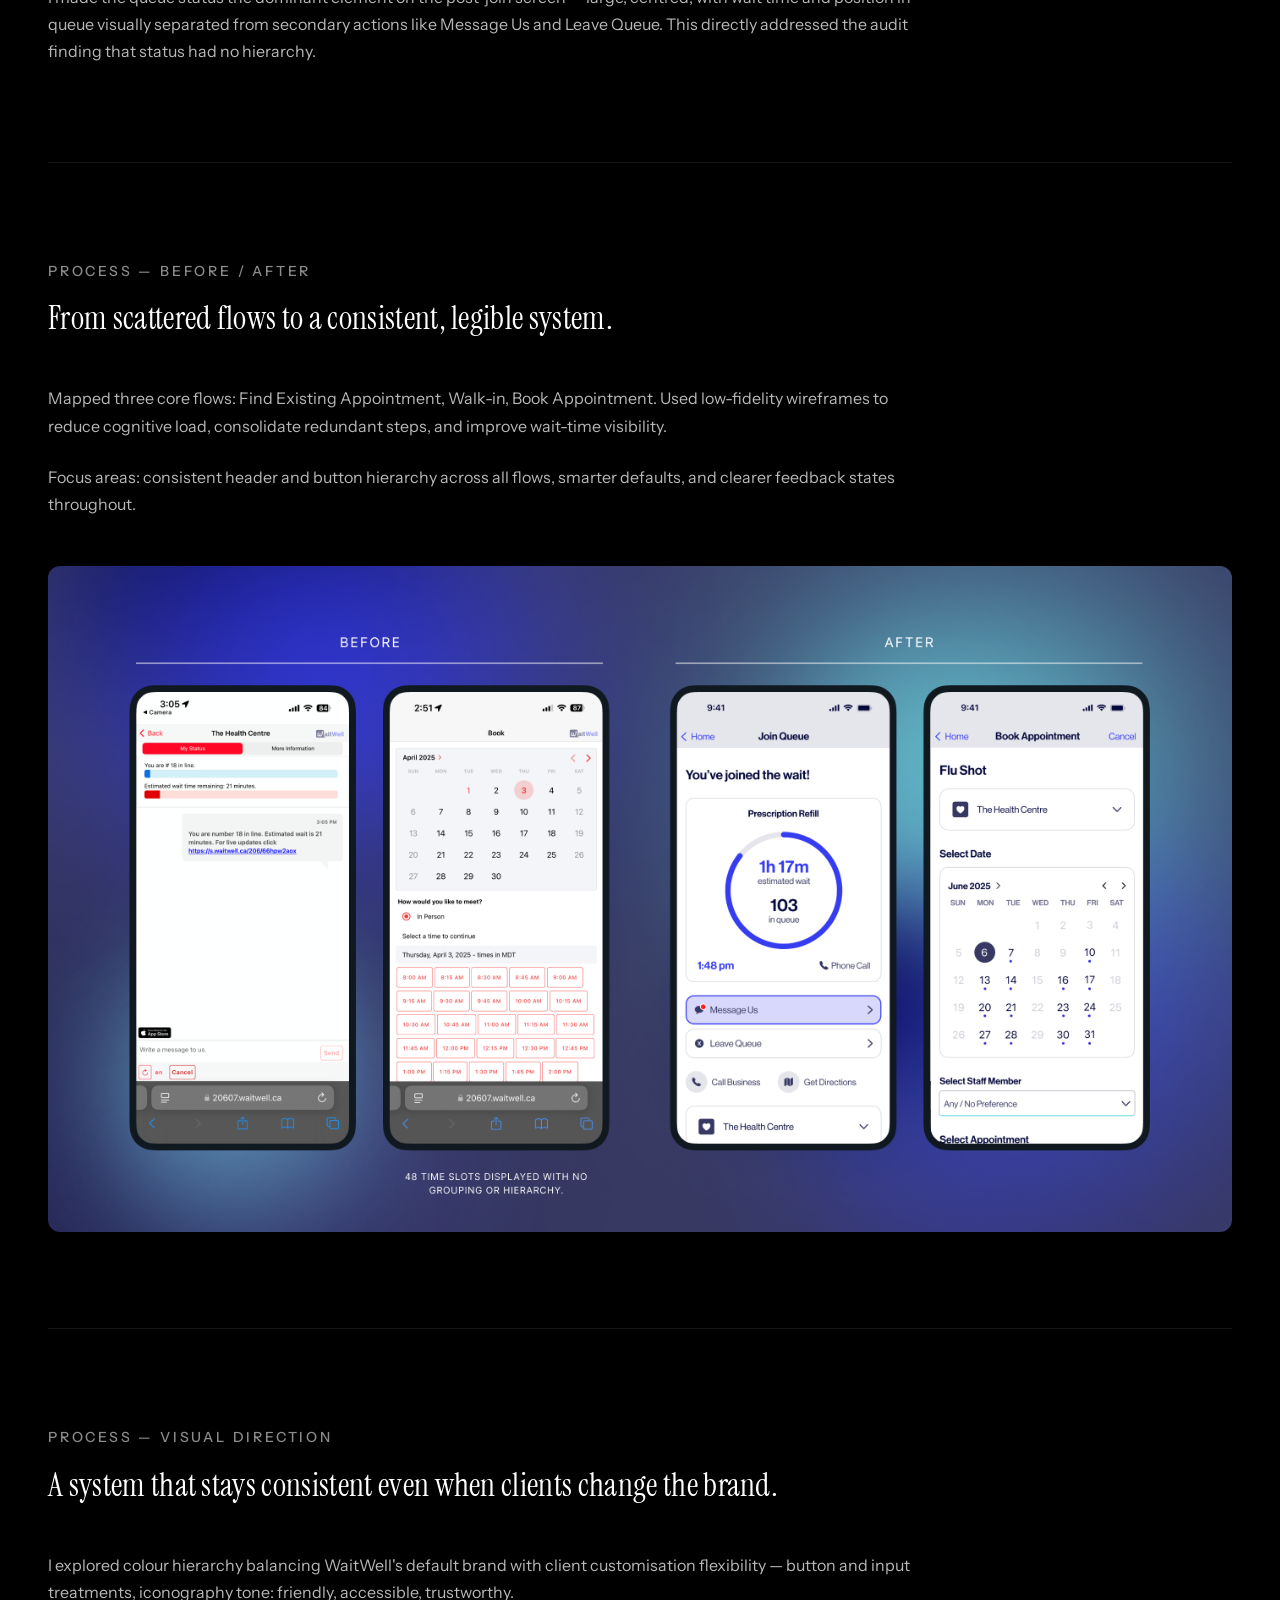
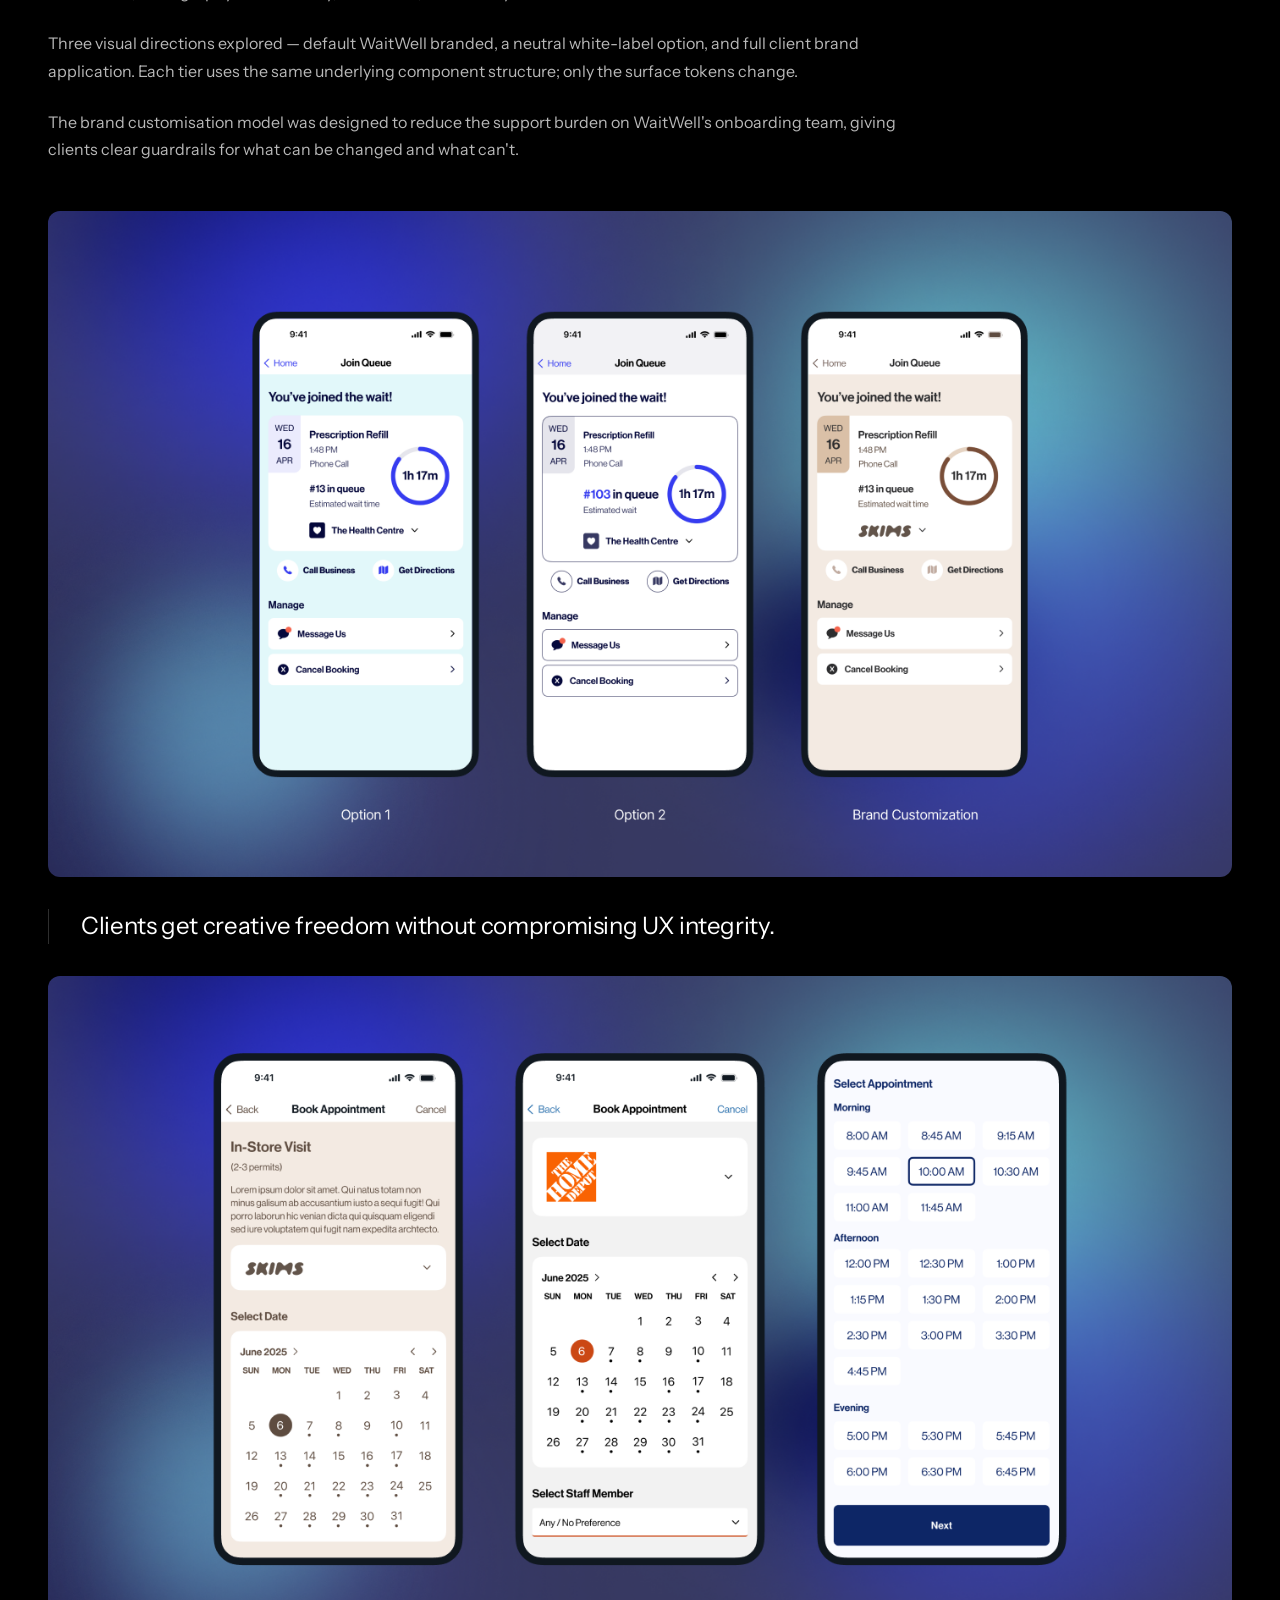
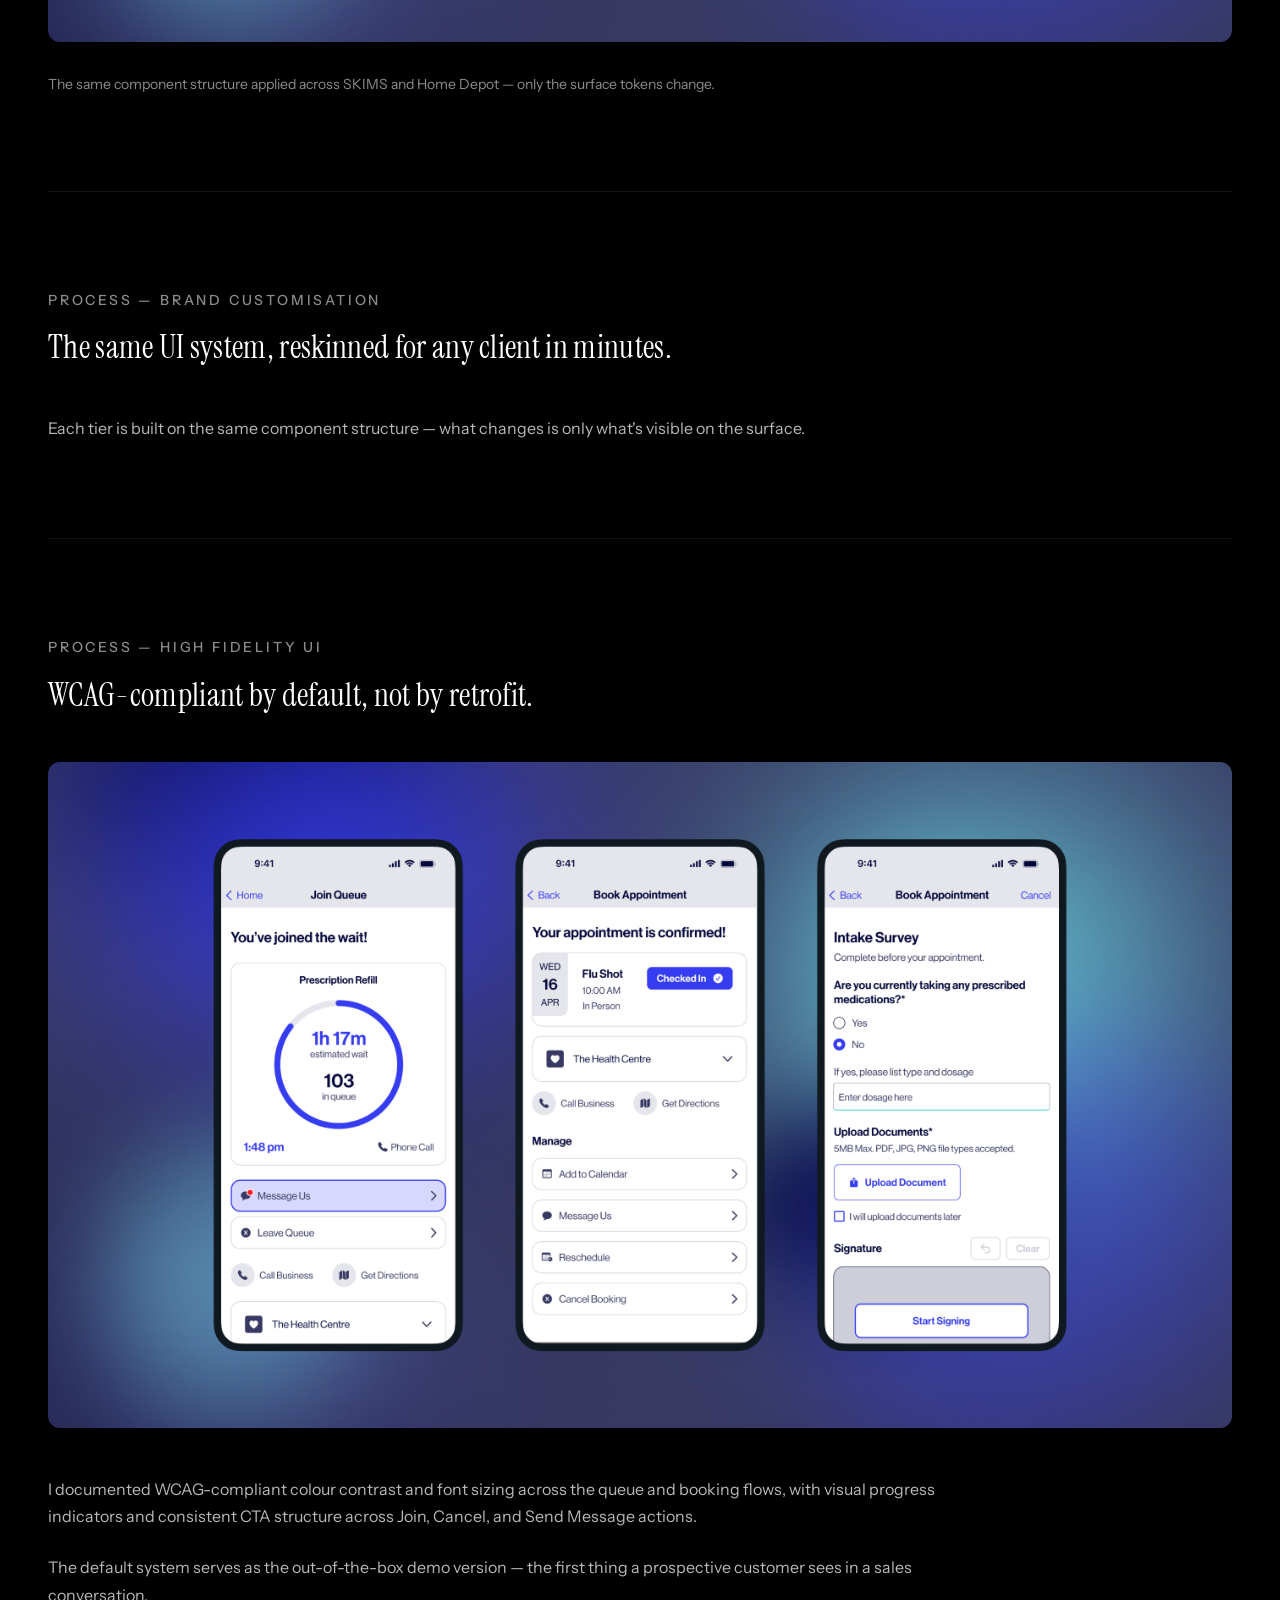
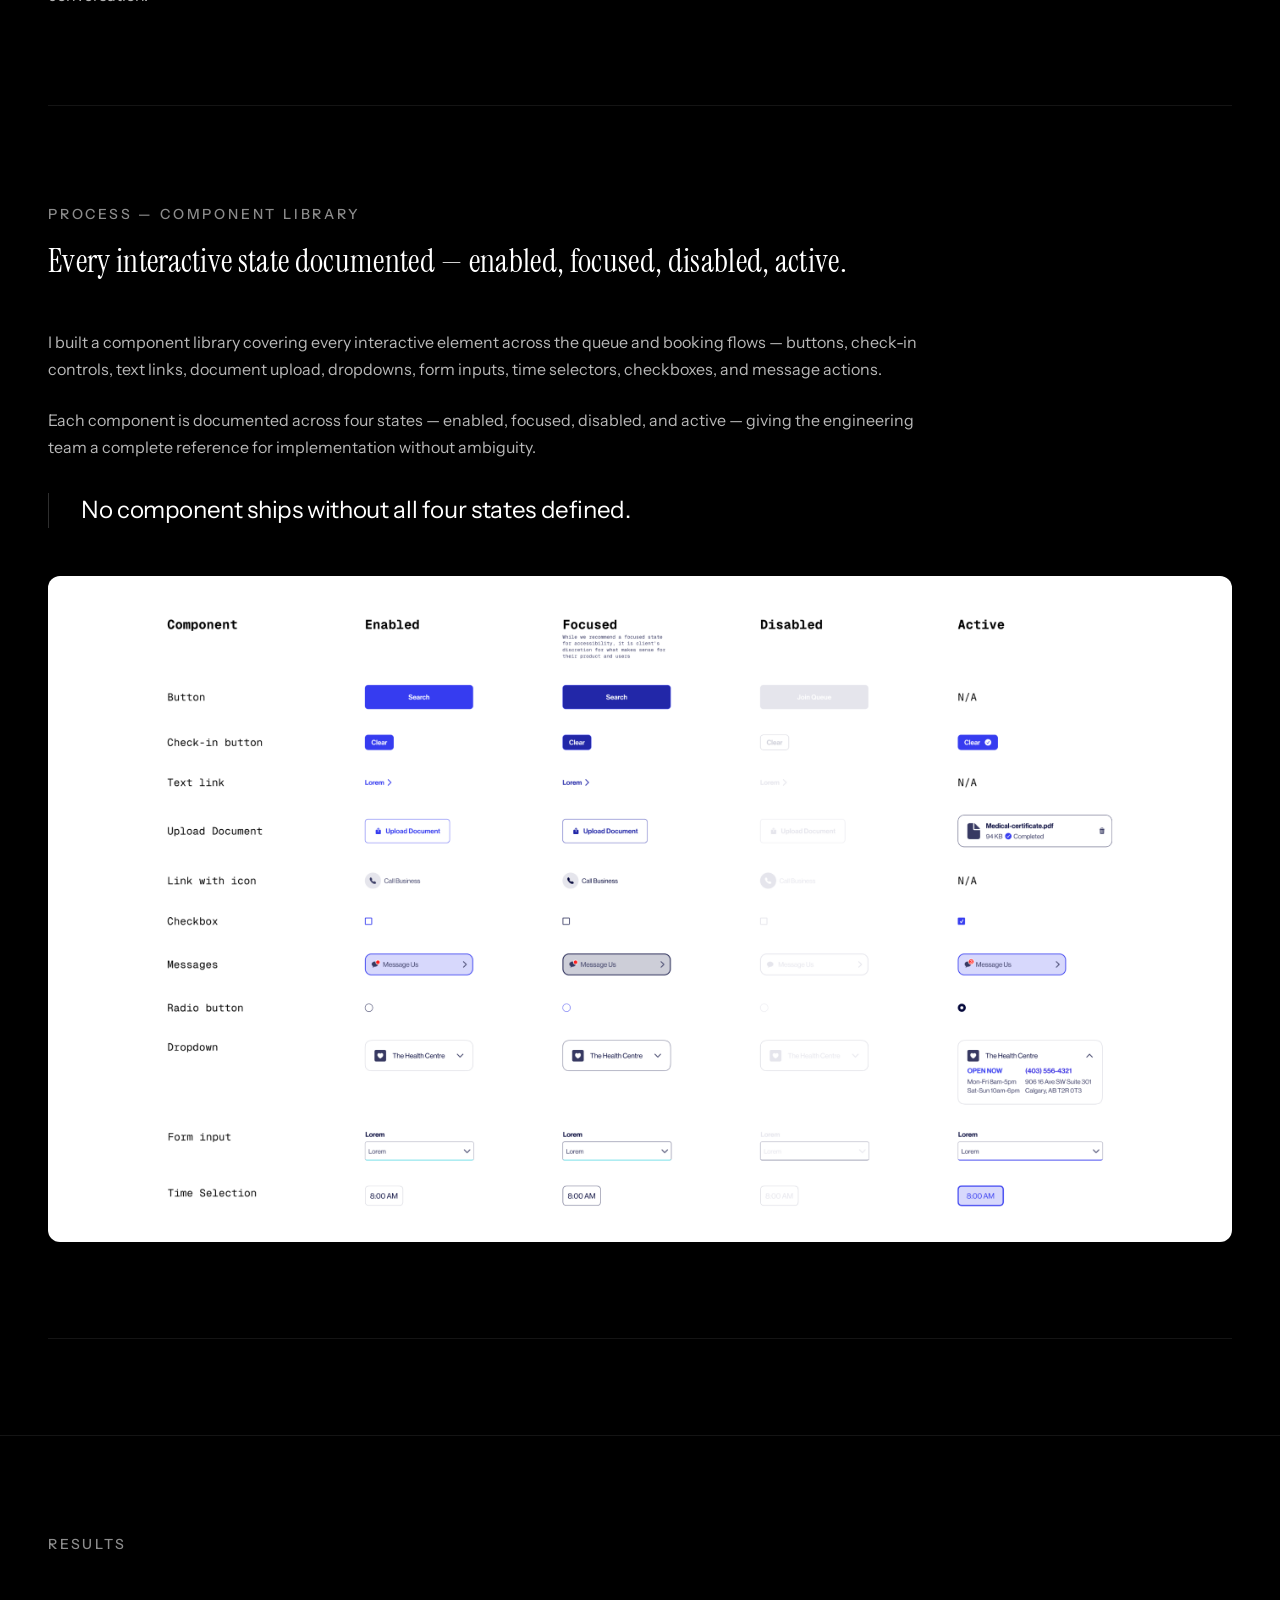
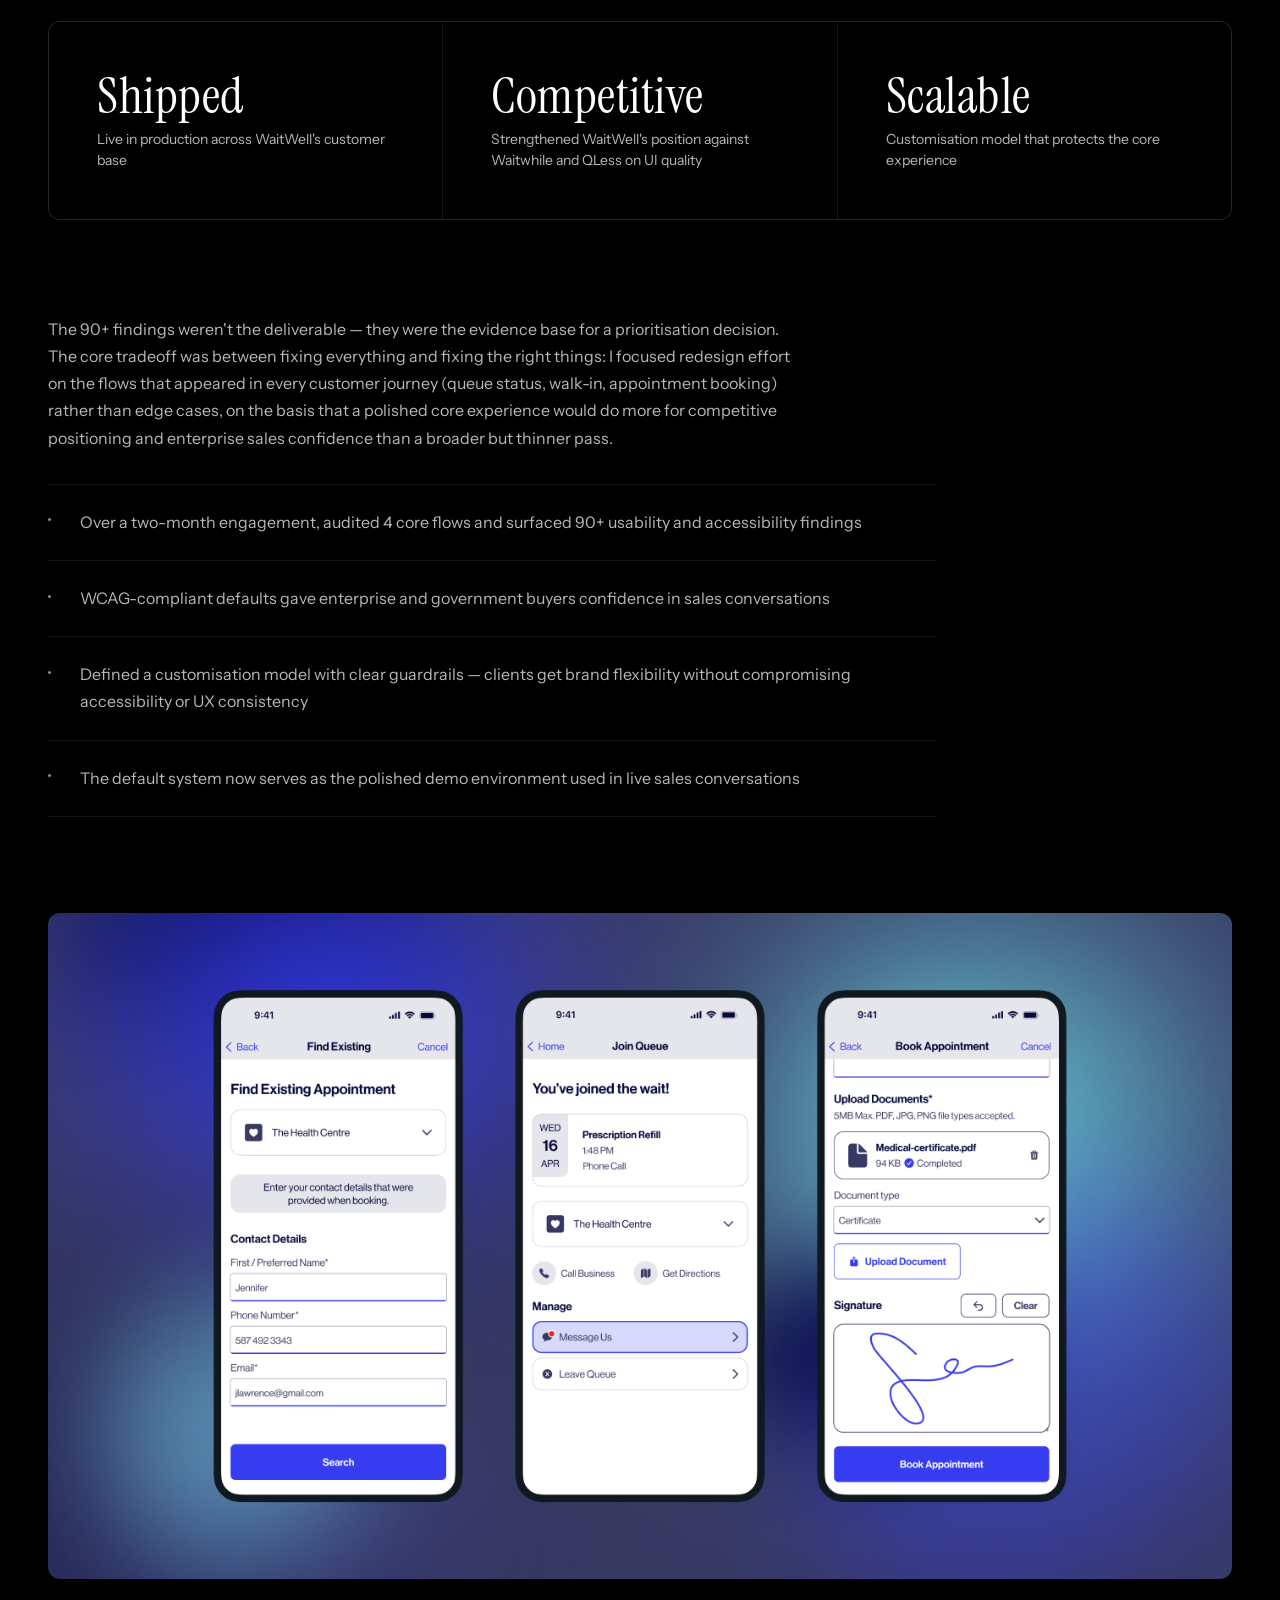
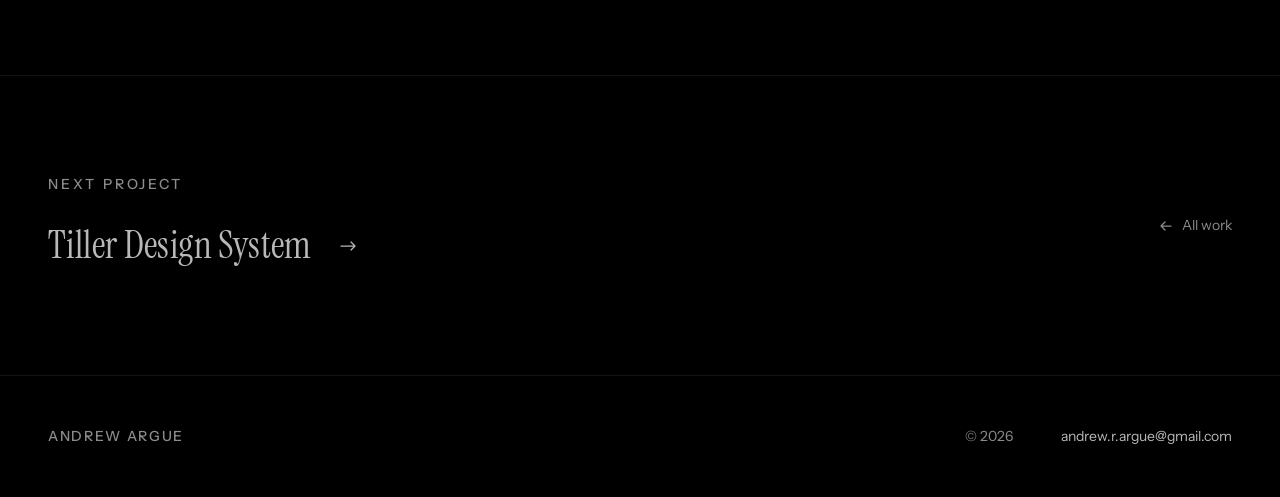
<file: work/waitwell-product.html>
<!DOCTYPE html>
<html lang="en">
<head>
  <meta charset="UTF-8" />
  <meta name="viewport" content="width=device-width, initial-scale=1.0" />
  <title>WaitWell Product Redesign — Andrew Argue</title>
  <meta name="description" content="Auditing and redesigning the core queue and booking experience for accessibility and clarity." />
  <link rel="stylesheet" href="../css/styles.css" />
  <link rel="stylesheet" href="case-study.css" />
</head>
<body>

  <header class="nav" role="banner">
    <div class="container">
      <nav class="nav__inner" aria-label="Primary navigation">
        <a href="../index.html" class="nav__logo">Andrew Argue</a>
        <ul class="nav__links" role="list">
          <li><a href="../about.html">About</a></li>
          <li><a href="../contact.html">Contact</a></li>
        </ul>
        <button class="nav__hamburger" aria-label="Toggle menu" aria-expanded="false">
          <span></span><span></span><span></span>
        </button>
      </nav>
    </div>
  </header>

  <div class="nav__overlay" role="dialog" aria-modal="true" aria-label="Mobile navigation">
    <a href="../about.html">About</a>
    <a href="../contact.html">Contact</a>
  </div>

  <main>

    <!-- ── 1. Hero ──────────────────────────────────────────── -->
    <section class="cs-hero">
      <div class="container" data-stagger>
        <p class="cs-hero__eyebrow cs-label">Case study</p>
        <h1 class="cs-hero__title">Redesigning WaitWell's Queue & Booking Experience</h1>
        <p class="cs-hero__subtitle">Designing an out-of-the-box default that felt polished, adapted gracefully across client brands, and met WCAG standards — while competing on UI quality against Waitwhile and QLess.</p>
        <div class="cs-hero__meta">
          <div class="cs-meta-item">
            <p class="cs-meta__label">Client</p>
            <p class="cs-meta__value">WaitWell</p>
          </div>
          <div class="cs-meta-item">
            <p class="cs-meta__label">Role</p>
            <p class="cs-meta__value">Lead Product Designer</p>
          </div>
          <div class="cs-meta-item">
            <p class="cs-meta__label">Year</p>
            <p class="cs-meta__value">2024</p>
          </div>
          <div class="cs-meta-item">
            <p class="cs-meta__label">Team</p>
            <p class="cs-meta__value">Sara Niniima (Product Design), Patricia Orozco (Art Direction)</p>
          </div>
        </div>
      </div>
    </section>

    <!-- ── 2. Hero image ────────────────────────────────────── -->
    <div class="cs-hero-image-wrap" data-animate>
      <div
        class="cs-hero-image"
        role="img"
        aria-label="WaitWell product redesign — hero image"
        data-label="Hero image — WaitWell product"
        style="background-image: url('../images/Waitwell Product/Waitwell-product-01.png'); background-position: center top;"
      ></div>
    </div>

    <!-- ── 3. Overview ──────────────────────────────────────── -->
    <section class="cs-overview">
      <div class="container">
        <div class="cs-overview__grid">

          <div class="cs-overview__left" data-animate>
            <p class="cs-overview__label cs-label">Overview</p>
            <div class="cs-body-text">
              <p>WaitWell's flexibility — the ability for organisations to deeply customise their queue experience — had become a liability. Inconsistent UI patterns, unpredictable accessibility outcomes, and a queue page that lacked hierarchy left the core join and status experience feeling disjointed.</p>
              <p>My focus: establish a scalable default that WaitWell could confidently put in front of enterprise and government buyers.</p>
            </div>
          </div>

          <div class="cs-overview__right" data-animate>

            <div class="cs-tag-group">
              <p class="cs-tag-group__label cs-label">Disciplines</p>
              <div class="cs-tag-group__tags">
                <span class="cs-tag">Product Design</span>
                <span class="cs-tag">UX Audit</span>
                <span class="cs-tag">Accessibility</span>
                <span class="cs-tag">Mobile</span>
                <span class="cs-tag">Design Systems</span>
              </div>
            </div>

            <div class="cs-tag-group">
              <p class="cs-tag-group__label cs-label">Challenge</p>
              <ul class="cs-objectives-list">
                <li>End-user experience felt disjointed and unclear</li>
                <li>Queue status page lacked hierarchy and engagement</li>
                <li>Customisation options made UX consistency hard to maintain</li>
                <li>Accessibility gaps across contrast, focus states, and text sizing</li>
                <li>Needed to compete with Waitwhile and QLess on UI quality</li>
              </ul>
            </div>

          </div>
        </div>
      </div>
    </section>

    <!-- ── 4. Body sections ──────────────────────────────────── -->
    <div class="cs-sections">
      <div class="container">

        <!-- UX Audit -->
        <div class="cs-section" data-animate>
          <div class="cs-section__header">
            <p class="cs-label">Process — UX audit</p>
            <h2 class="cs-section__title">Mapping where the experience broke down before touching UI.</h2>
          </div>
          <div class="cs-split">
            <div class="cs-split__text">
              <div class="cs-body-text">
                <p>Analysed end-user journeys for queue and appointment booking, mapped customisation pitfalls, and benchmarked against Waitwhile and QLess to find where WaitWell was underperforming — and where it had defensible advantages.</p>
                <p>Four findings shaped the redesign priorities:</p>
                <p><strong>Brand elements competed with the primary action.</strong> The client logo and header repeated across nearly every screen, pulling attention away from the queue status — the thing users actually opened the app to see. I deprioritised brand placement on secondary screens and gave the queue status visual primacy.</p>
                <p><strong>Customisation had no guardrails.</strong> Clients could override fonts, colours, button hierarchy, and text case independently, which meant accessibility regressed silently whenever a client rebranded. This became the core argument for a token-based system.</p>
                <p><strong>The queue page lacked feedback hierarchy.</strong> Status, wait time, and available actions were flat and equally weighted, so users couldn't tell what mattered most at a glance.</p>
                <p><strong>Error and focus states were inconsistent or missing,</strong> which would fail WCAG contrast requirements as soon as a client applied their own colour palette.</p>
              </div>
            </div>
            <div class="cs-split__media">
              <div class="cs-image" data-label="The live product before redesign" role="img" aria-label="The live product before redesign — entry screen, queue status, and notification experience" style="background-image: url('../images/Waitwell Product/Waitwell-product-03.png'); background-position: center top;"></div>
              <p class="cs-image-caption">The live product before redesign — entry screen, queue status, and notification experience. Client branding dominated the interface, queue status lacked hierarchy, and the primary update was a raw URL in a chat bubble.</p>
            </div>
          </div>
        </div>

        <!-- Wireframing -->
        <div class="cs-section" data-animate>
          <div class="cs-section__header">
            <p class="cs-label">Process — Wireframing</p>
            <h2 class="cs-section__title">Three core flows rebuilt from the ground up.</h2>
          </div>
          <div class="cs-split cs-split--flip">
            <div class="cs-split__media">
              <div class="cs-image" data-label="Wireframes and user flows" role="img" aria-label="Wireframes and user flows" style="background-image: url('../images/Waitwell Product/Waitwell-product-05.png'); background-position: center top;"></div>
            </div>
            <div class="cs-split__text">
              <div class="cs-body-text">
                <p>I mapped three core flows — Find Existing Appointment, Walk-in, and Book Appointment — and used low-fidelity wireframes to reduce cognitive load, consolidate redundant steps, and improve wait-time visibility.</p>
                <p>I made the queue status the dominant element on the post-join screen — large, centred, with wait time and position in queue visually separated from secondary actions like Message Us and Leave Queue. This directly addressed the audit finding that status had no hierarchy.</p>
              </div>
            </div>
          </div>
        </div>

        <!-- Before / After -->
        <div class="cs-section" data-animate>
          <div class="cs-section__header">
            <p class="cs-label">Process — Before / After</p>
            <h2 class="cs-section__title">From scattered flows to a consistent, legible system.</h2>
          </div>
          <div class="cs-split">
            <div class="cs-split__text">
              <div class="cs-body-text">
                <p>Mapped three core flows: Find Existing Appointment, Walk-in, Book Appointment. Used low-fidelity wireframes to reduce cognitive load, consolidate redundant steps, and improve wait-time visibility.</p>
                <p>Focus areas: consistent header and button hierarchy across all flows, smarter defaults, and clearer feedback states throughout.</p>
              </div>
            </div>
            <div class="cs-split__media">
              <div class="cs-image" data-label="Before and after comparison" role="img" aria-label="Before and after flow comparison" style="background-image: url('../images/Waitwell Product/Waitwell-product-04.png'); background-position: center top;"></div>
            </div>
          </div>
        </div>

        <!-- Style tiles / Visual direction -->
        <div class="cs-section" data-animate>
          <div class="cs-section__header">
            <p class="cs-label">Process — Visual direction</p>
            <h2 class="cs-section__title">A system that stays consistent even when clients change the brand.</h2>
          </div>
          <div class="cs-split">
            <div class="cs-split__text">
              <div class="cs-body-text">
                <p>I explored colour hierarchy balancing WaitWell's default brand with client customisation flexibility — button and input treatments, iconography tone: friendly, accessible, trustworthy.</p>
                <p>Three visual directions explored — default WaitWell branded, a neutral white-label option, and full client brand application. Each tier uses the same underlying component structure; only the surface tokens change.</p>
                <p>The brand customisation model was designed to reduce the support burden on WaitWell's onboarding team, giving clients clear guardrails for what can be changed and what can't.</p>
              </div>
            </div>
            <div class="cs-split__media">
              <div class="cs-image" data-label="Visual direction exploration" role="img" aria-label="Visual direction exploration — three brand tiers" style="background-image: url('../images/Waitwell Product/Waitwell-product-06.png'); background-position: center top;"></div>
              <p class="cs-statement">Clients get creative freedom without compromising UX integrity.</p>
              <div class="cs-image" data-label="Brand customisation — SKIMS and Home Depot" role="img" aria-label="The same component structure applied across SKIMS and Home Depot" style="background-image: url('../images/Waitwell Product/Waitwell-product-08.png'); background-position: center top;"></div>
              <p class="cs-image-caption">The same component structure applied across SKIMS and Home Depot — only the surface tokens change.</p>
            </div>
          </div>
        </div>

        <!-- Brand customisation -->
        <div class="cs-section" data-animate>
          <div class="cs-section__header">
            <p class="cs-label">Process — Brand customisation</p>
            <h2 class="cs-section__title">The same UI system, reskinned for any client in minutes.</h2>
          </div>
          <div class="cs-split">
            <div class="cs-split__text">
              <div class="cs-body-text">
                <p>Each tier is built on the same component structure — what changes is only what's visible on the surface.</p>
              </div>
            </div>
          </div>
        </div>

        <!-- High fidelity -->
        <div class="cs-section" data-animate>
          <div class="cs-section__header">
            <p class="cs-label">Process — High fidelity UI</p>
            <h2 class="cs-section__title">WCAG-compliant by default, not by retrofit.</h2>
          </div>
          <div class="cs-split cs-split--flip">
            <div class="cs-split__media">
              <div class="cs-image" data-label="High fidelity UI screens" role="img" aria-label="High fidelity UI screens" style="background-image: url('../images/Waitwell Product/Waitwell-product-07.png'); background-position: center top;"></div>
            </div>
            <div class="cs-split__text">
              <div class="cs-body-text">
                <p>I documented WCAG-compliant colour contrast and font sizing across the queue and booking flows, with visual progress indicators and consistent CTA structure across Join, Cancel, and Send Message actions.</p>
                <p>The default system serves as the out-of-the-box demo version — the first thing a prospective customer sees in a sales conversation.</p>
              </div>
            </div>
          </div>
        </div>

        <!-- Component library -->
        <div class="cs-section" data-animate>
          <div class="cs-section__header">
            <p class="cs-label">Process — Component library</p>
            <h2 class="cs-section__title">Every interactive state documented — enabled, focused, disabled, active.</h2>
          </div>
          <div class="cs-split">
            <div class="cs-split__text">
              <div class="cs-body-text">
                <p>I built a component library covering every interactive element across the queue and booking flows — buttons, check-in controls, text links, document upload, dropdowns, form inputs, time selectors, checkboxes, and message actions.</p>
                <p>Each component is documented across four states — enabled, focused, disabled, and active — giving the engineering team a complete reference for implementation without ambiguity.</p>
              </div>
              <p class="cs-statement">No component ships without all four states defined.</p>
            </div>
            <div class="cs-split__media">
              <div class="cs-image" data-label="Component library" role="img" aria-label="Component library" style="background-image: url('../images/Waitwell Product/Waitwell-product-09.png'); background-position: center top;"></div>
            </div>
          </div>
        </div>

      </div>
    </div>

    <!-- ── 5. Results ────────────────────────────────────────── -->
    <section class="cs-results" data-animate>
      <div class="container">
        <p class="cs-results__label cs-label">Results</p>

        <div class="cs-stats" data-stagger>
          <div class="cs-stat">
            <span class="cs-stat__value">Shipped</span>
            <span class="cs-stat__label">Live in production across WaitWell's customer base</span>
          </div>
          <div class="cs-stat">
            <span class="cs-stat__value">Competitive</span>
            <span class="cs-stat__label">Strengthened WaitWell's position against Waitwhile and QLess on UI quality</span>
          </div>
          <div class="cs-stat">
            <span class="cs-stat__value">Scalable</span>
            <span class="cs-stat__label">Customisation model that protects the core experience</span>
          </div>
        </div>

        <p class="cs-body-text" data-animate style="max-width: 68ch; margin-bottom: var(--space-4);">The 90+ findings weren't the deliverable — they were the evidence base for a prioritisation decision. The core tradeoff was between fixing everything and fixing the right things: I focused redesign effort on the flows that appeared in every customer journey (queue status, walk-in, appointment booking) rather than edge cases, on the basis that a polished core experience would do more for competitive positioning and enterprise sales confidence than a broader but thinner pass.</p>

        <ul class="cs-outcomes" data-animate>
          <li>Over a two-month engagement, audited 4 core flows and surfaced 90+ usability and accessibility findings</li>
          <li>WCAG-compliant defaults gave enterprise and government buyers confidence in sales conversations</li>
          <li>Defined a customisation model with clear guardrails — clients get brand flexibility without compromising accessibility or UX consistency</li>
          <li>The default system now serves as the polished demo environment used in live sales conversations</li>
        </ul>

        <div class="cs-image" data-animate role="img" aria-label="WaitWell product — final screens" style="background-image: url('../images/Waitwell Product/Waitwell-product-02.png'); background-position: center top; margin-top: var(--space-7);"></div>

      </div>
    </section>

    <!-- ── 6. Next project ───────────────────────────────────── -->
    <div class="cs-next" data-animate>
      <div class="container">
        <div>
          <p class="cs-next__label">Next project</p>
          <a href="tiller-design-system.html" class="cs-next__link">
            Tiller Design System
            <svg width="24" height="24" viewBox="0 0 24 24" fill="none" aria-hidden="true">
              <path d="M5 12h14M15 8l4 4-4 4" stroke="currentColor" stroke-width="1.25" stroke-linecap="round" stroke-linejoin="round"/>
            </svg>
          </a>
        </div>
        <a href="../index.html" class="cs-next__back">
          <svg width="16" height="16" viewBox="0 0 16 16" fill="none" aria-hidden="true">
            <path d="M13 8H3M7 4L3 8l4 4" stroke="currentColor" stroke-width="1.25" stroke-linecap="round" stroke-linejoin="round"/>
          </svg>
          All work
        </a>
      </div>
    </div>

  </main>

  <footer class="footer" role="contentinfo">
    <div class="container">
      <div class="footer__inner">
        <span class="footer__name">Andrew Argue</span>
        <div class="footer__right">
          <span class="footer__year">© 2026</span>
          <a href="mailto:andrew.r.argue@gmail.com" class="footer__email">andrew.r.argue@gmail.com</a>
        </div>
      </div>
    </div>
  </footer>

  <script src="../js/main.js"></script>
</body>
</html>
</file>
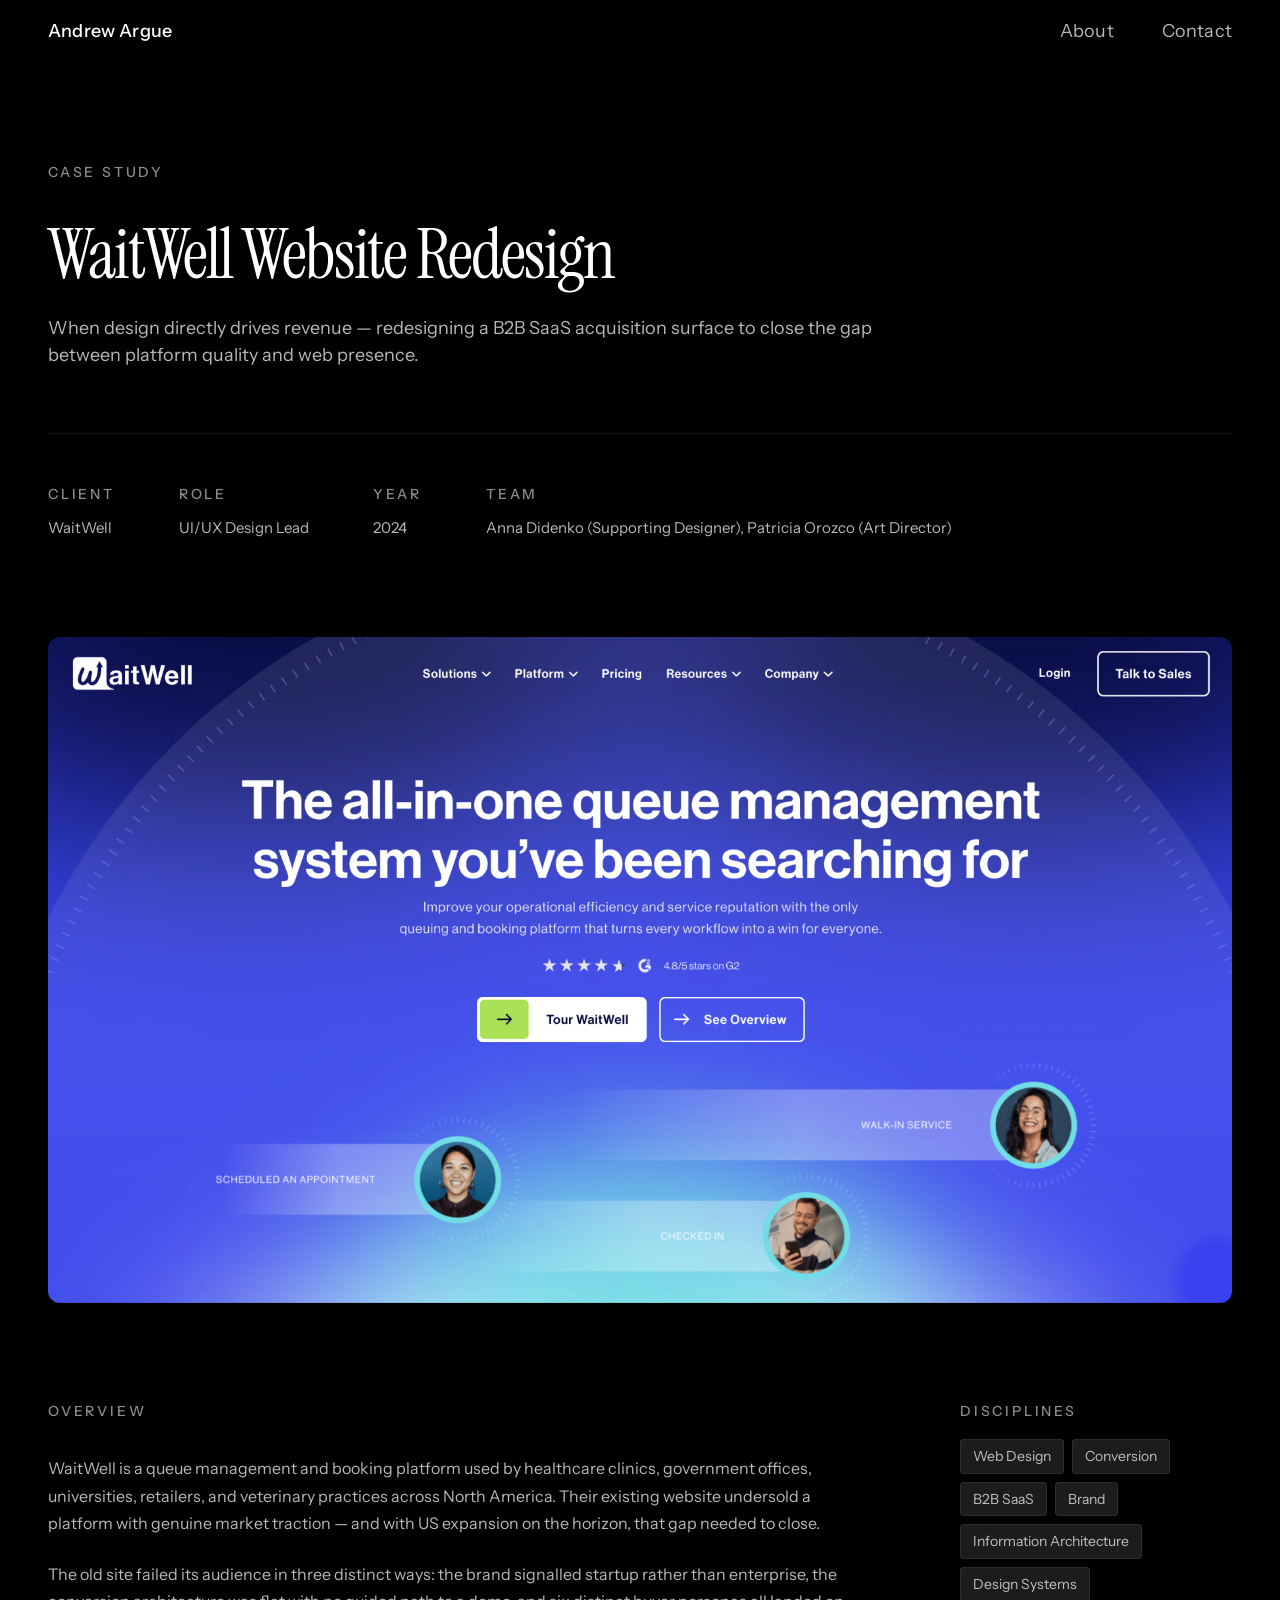
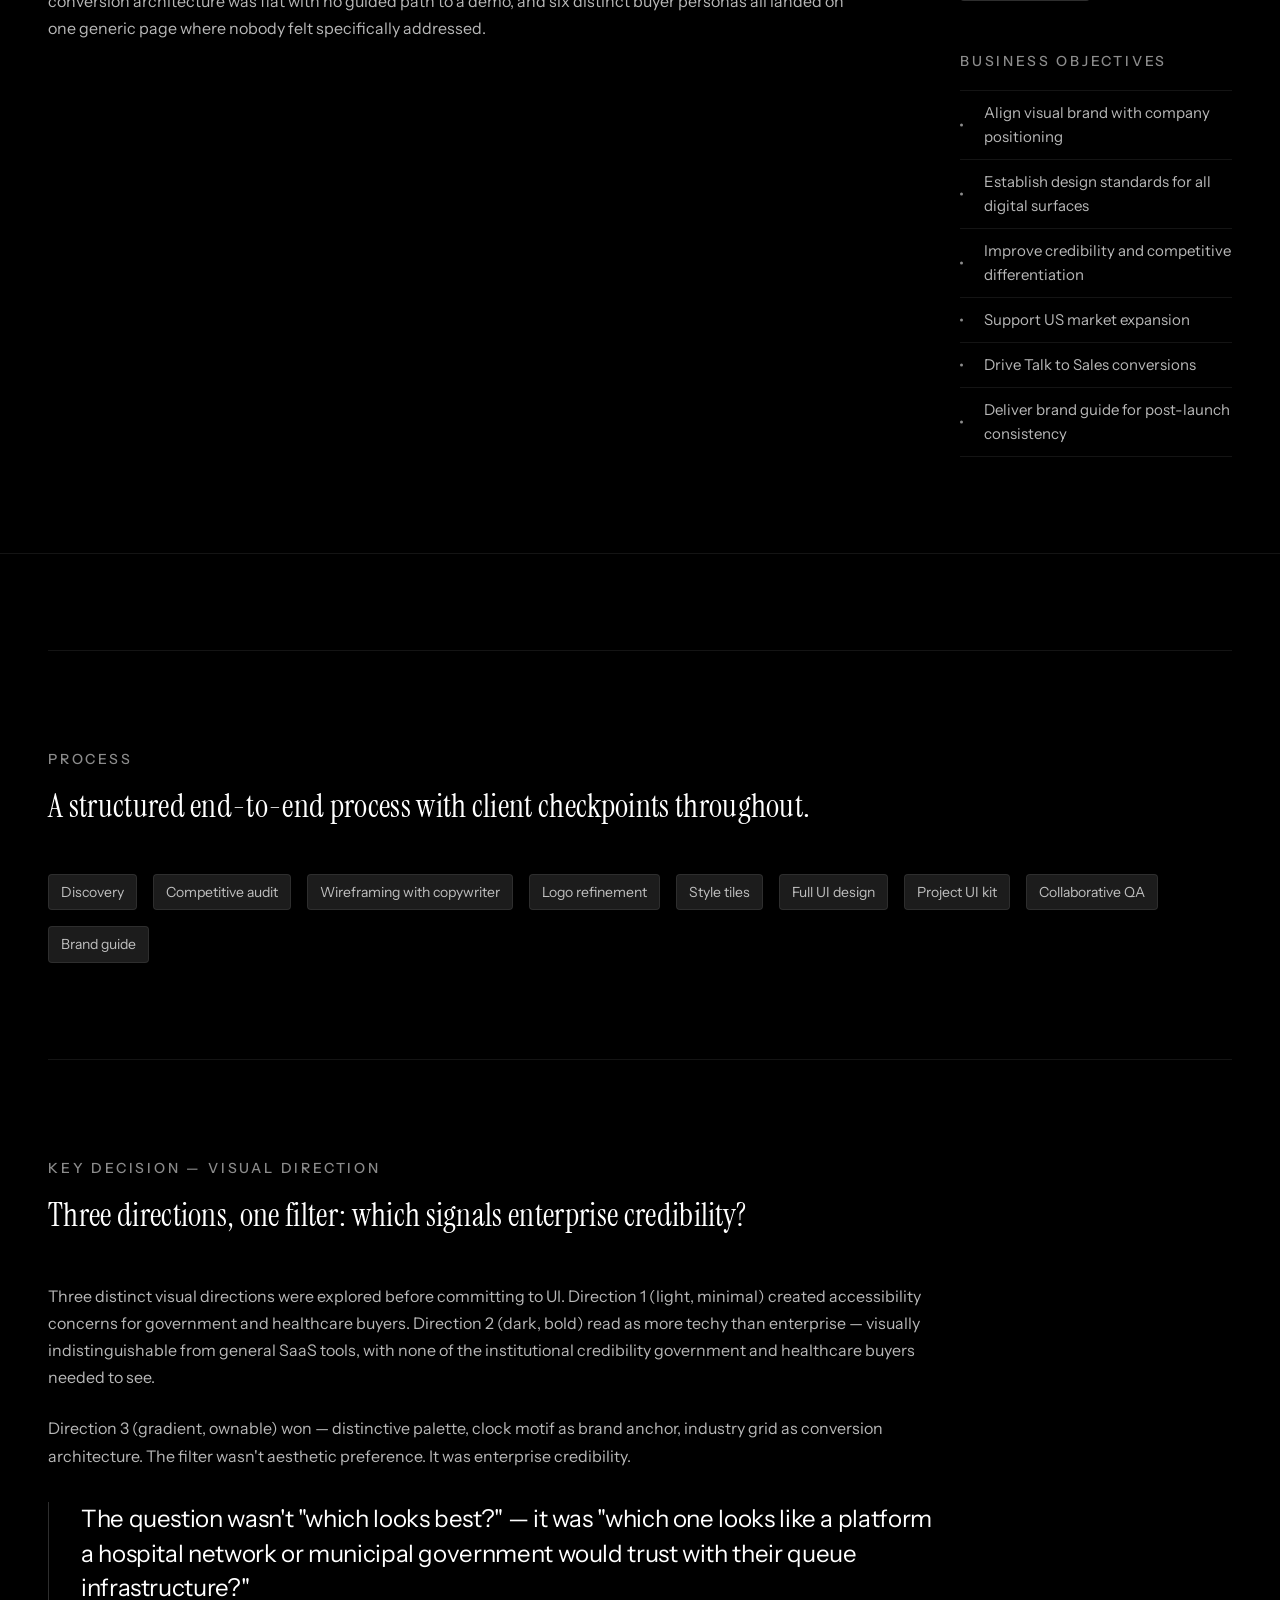
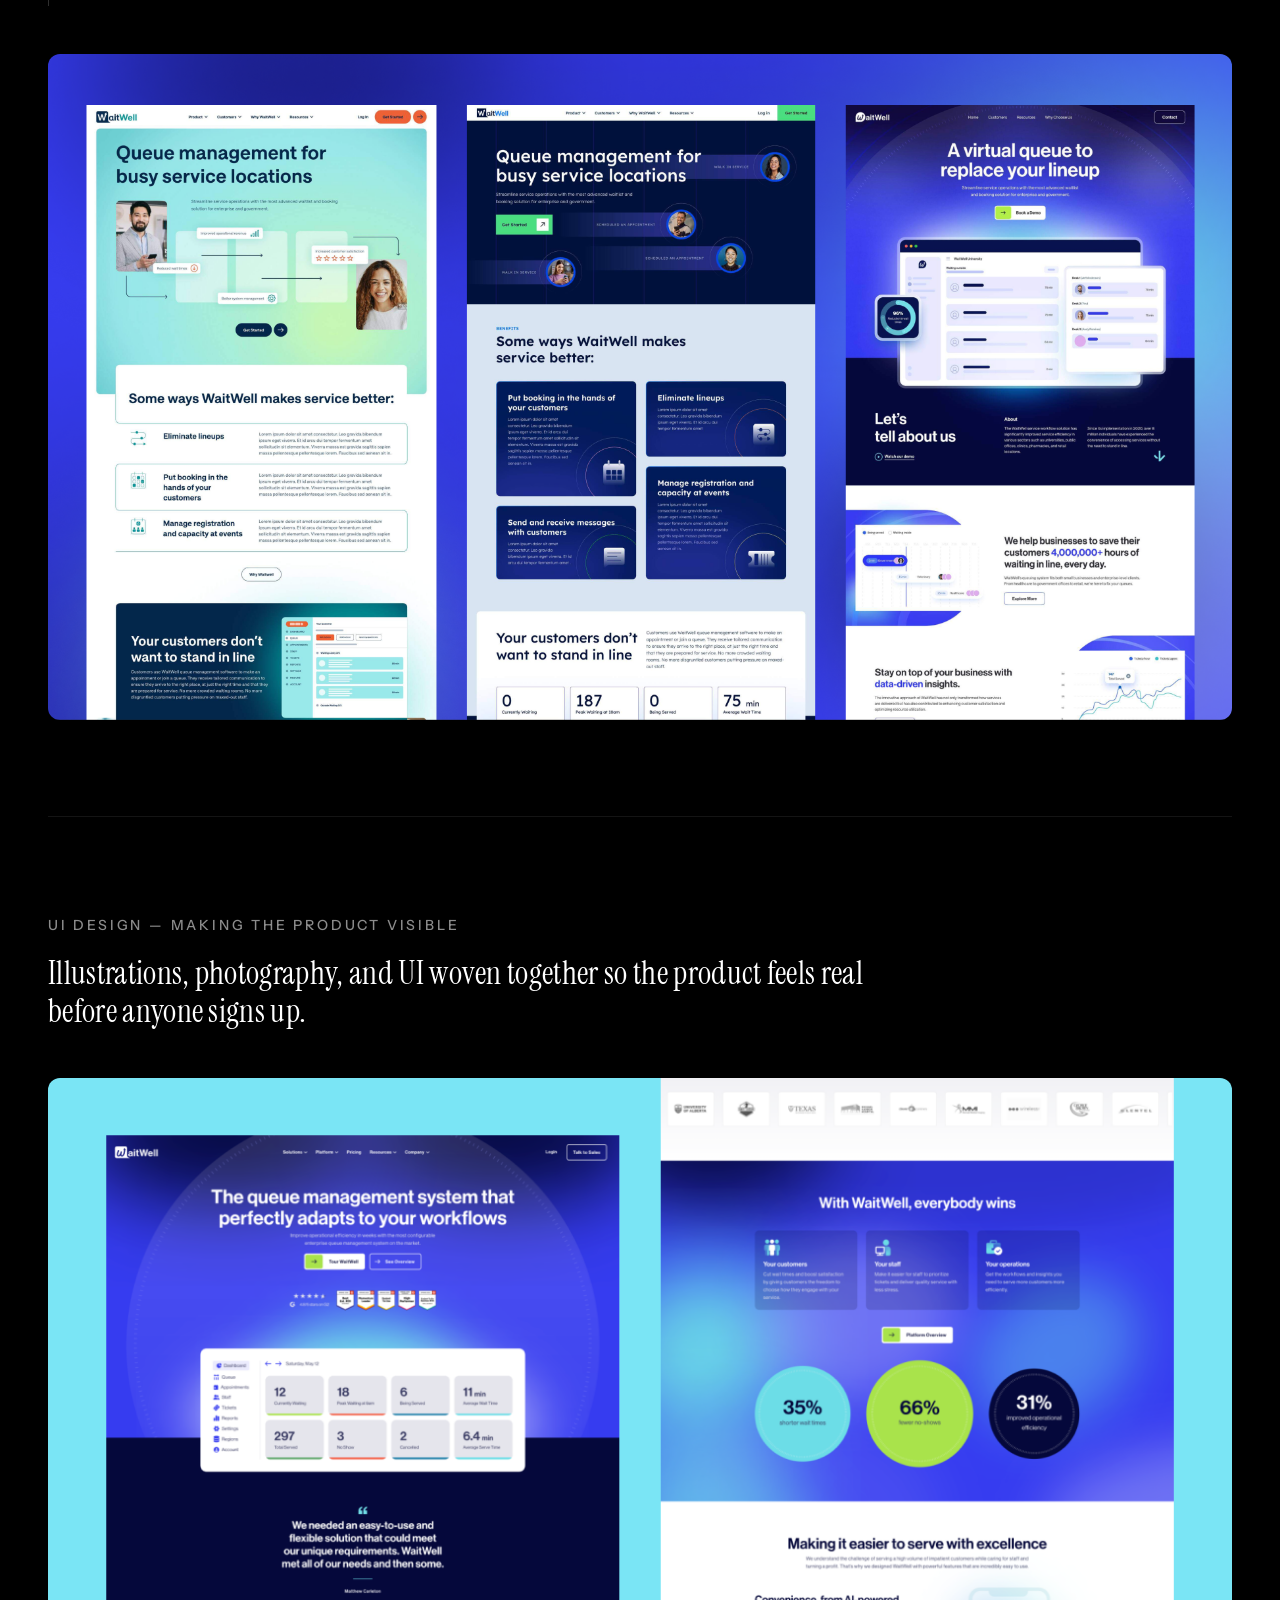
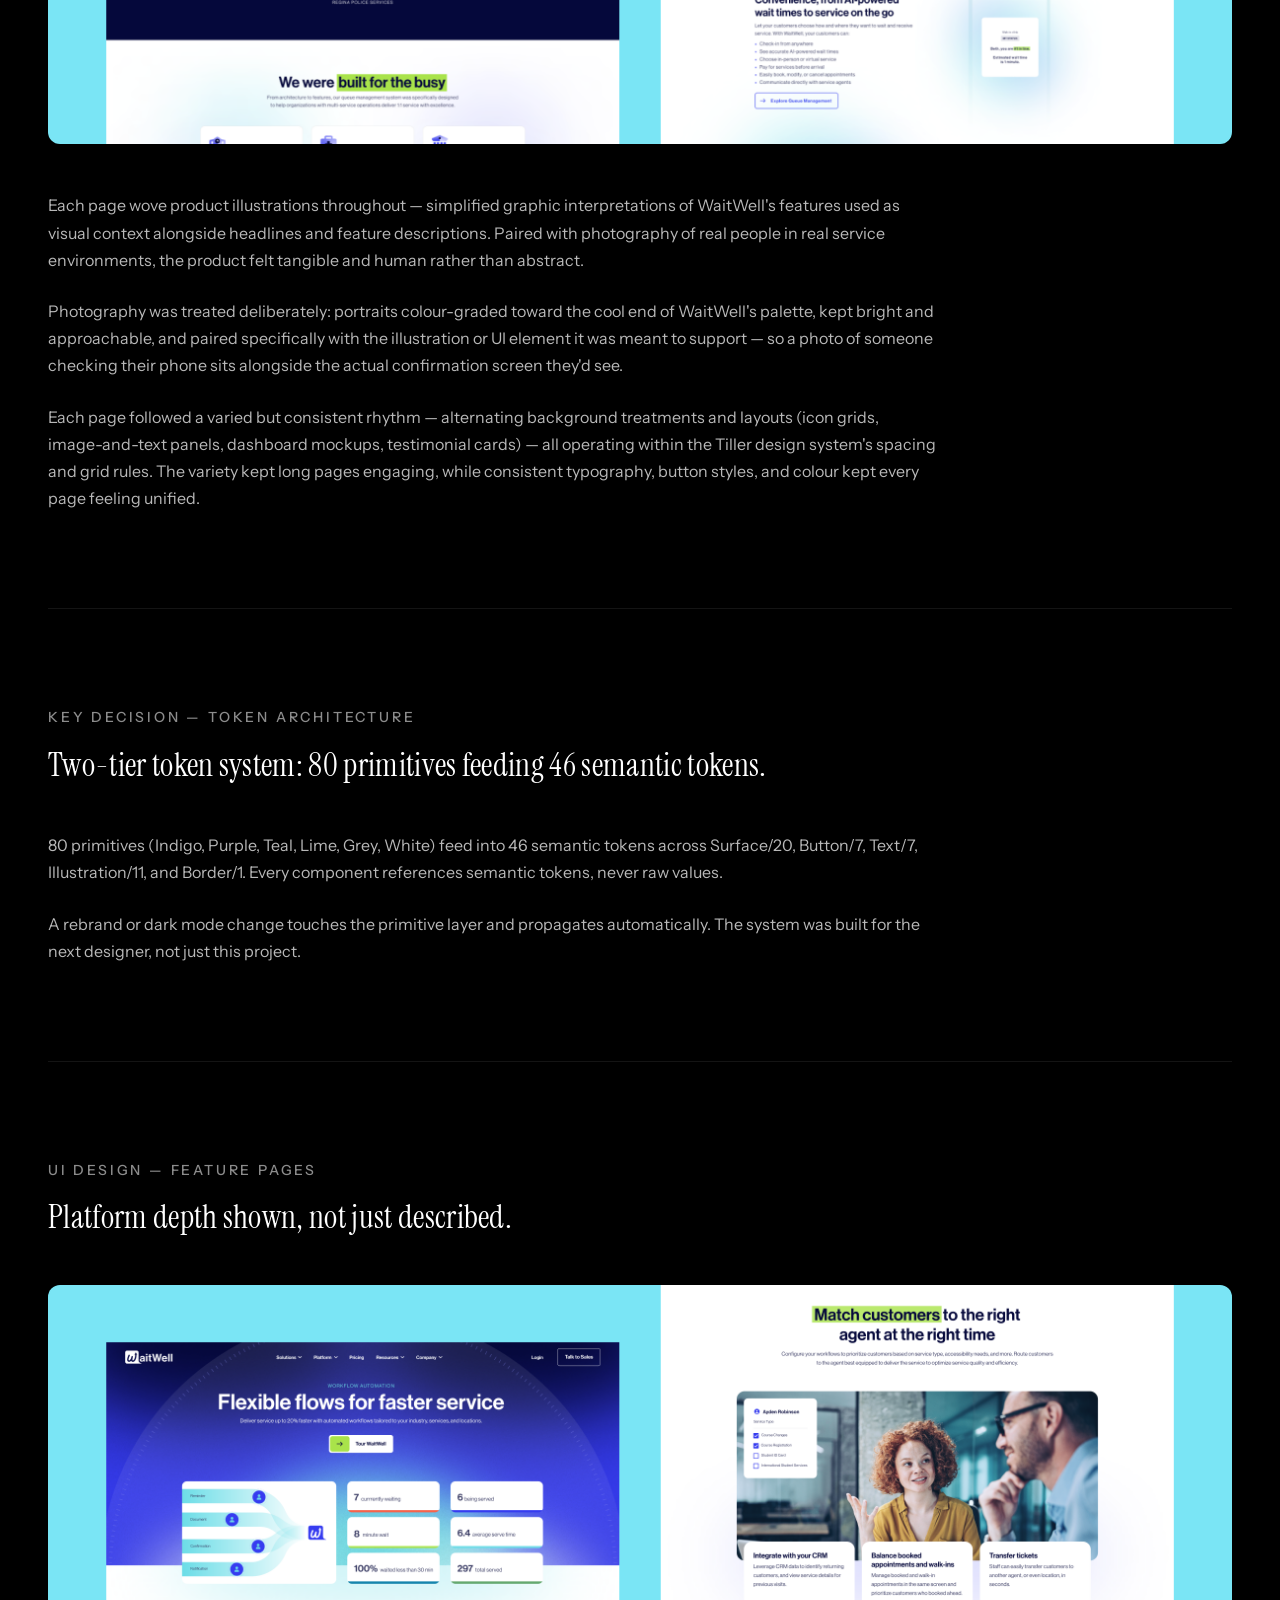
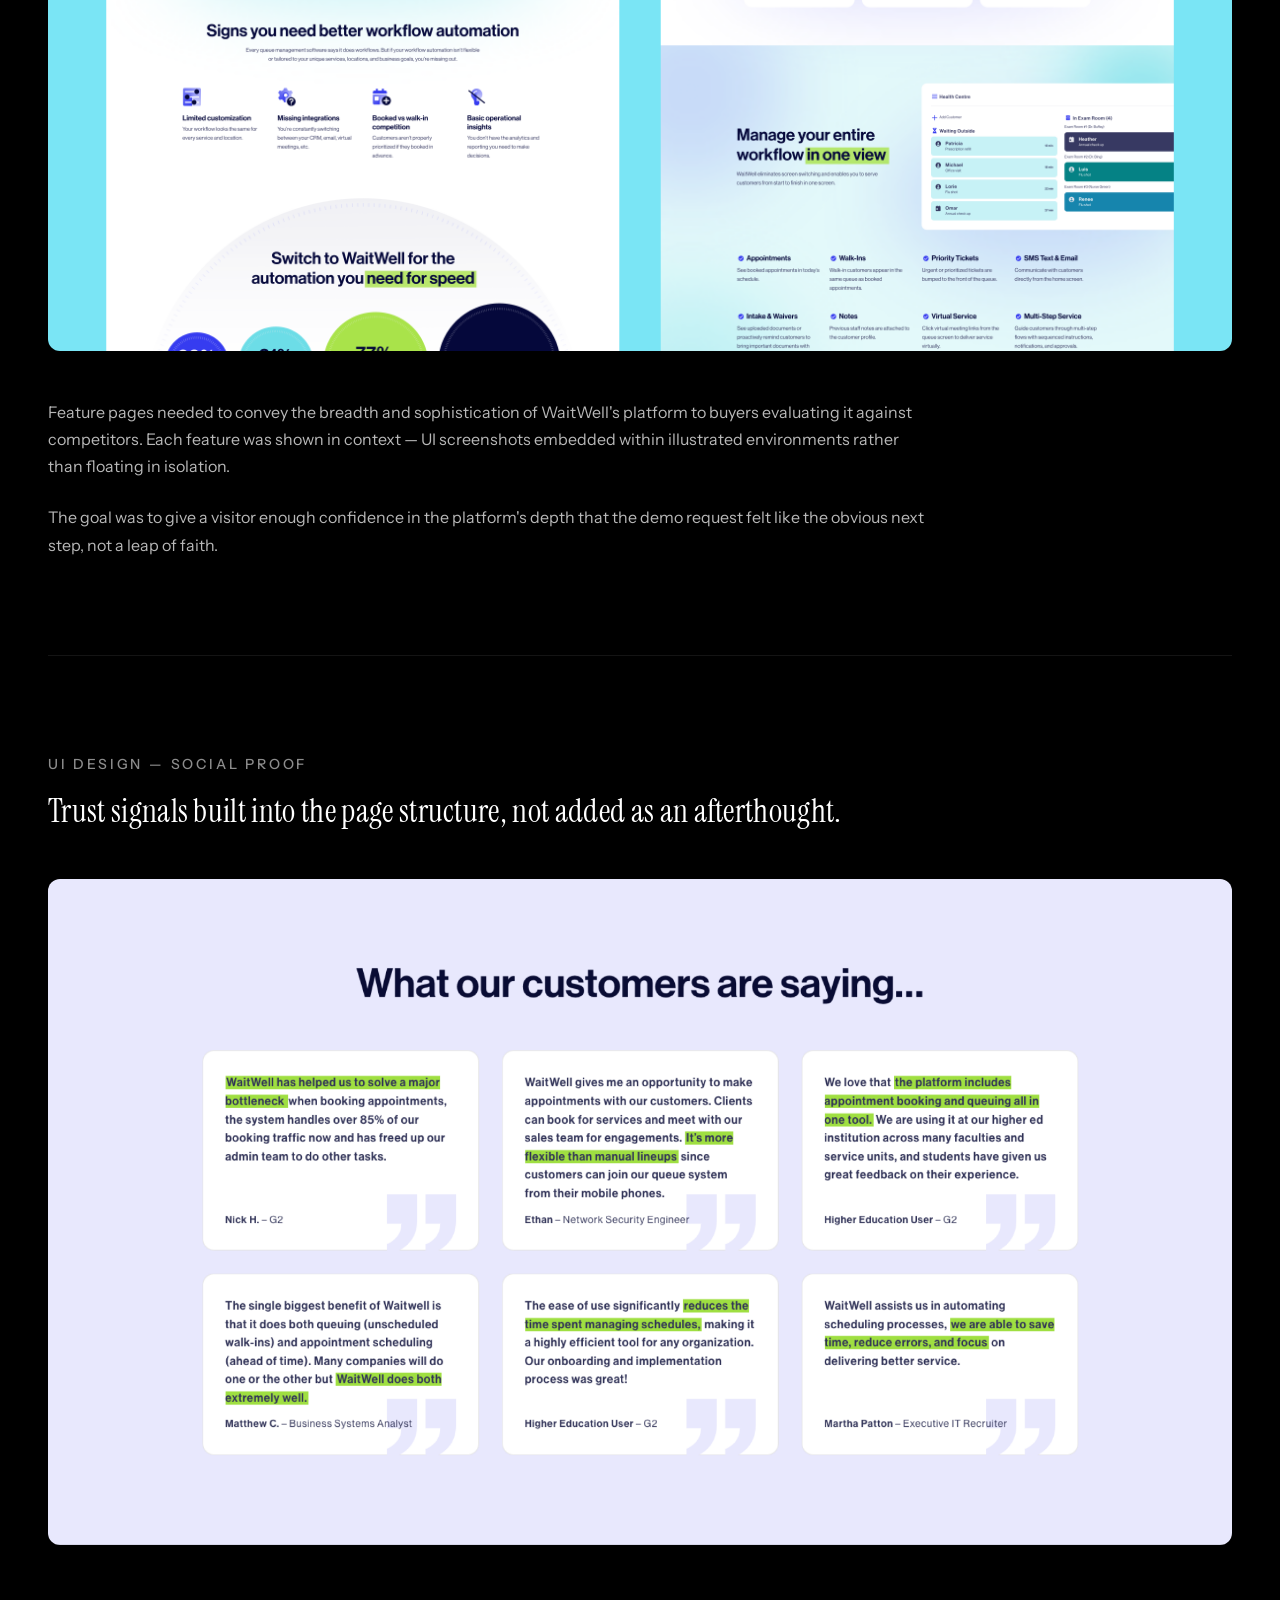
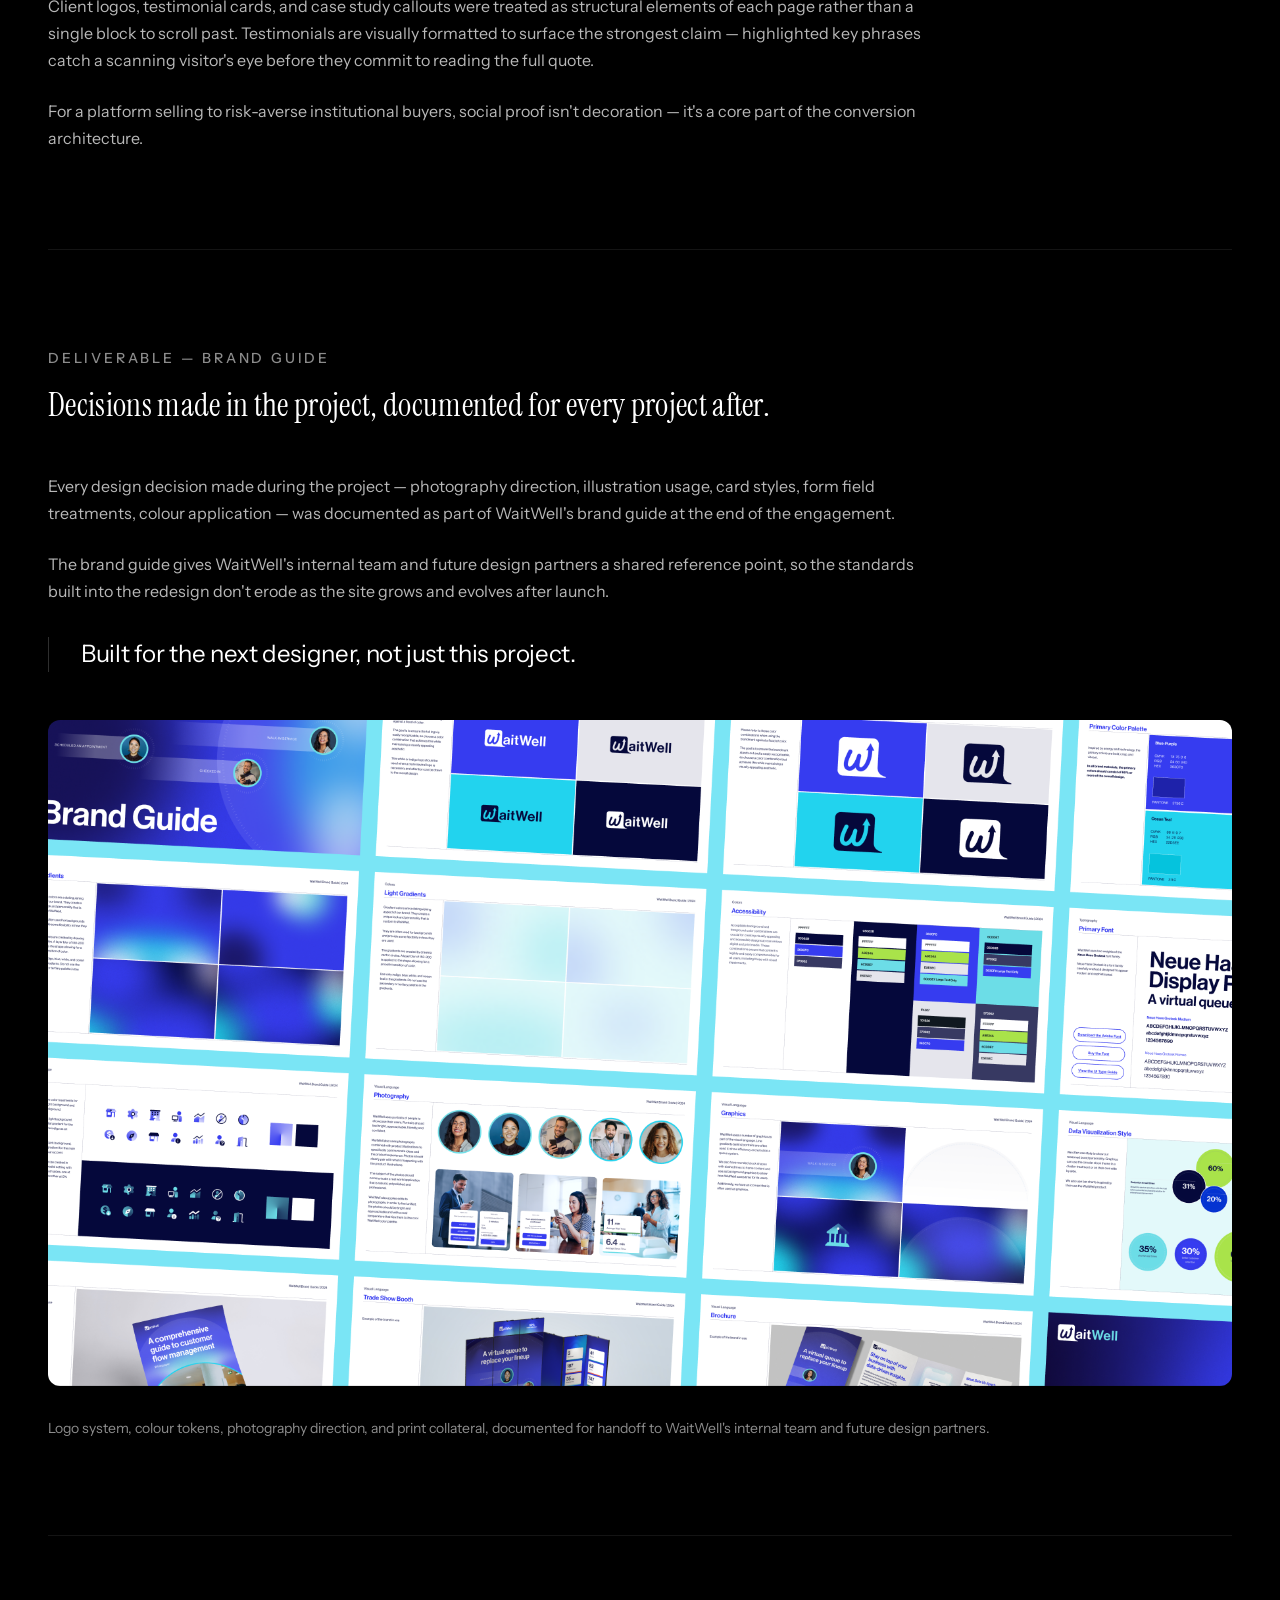
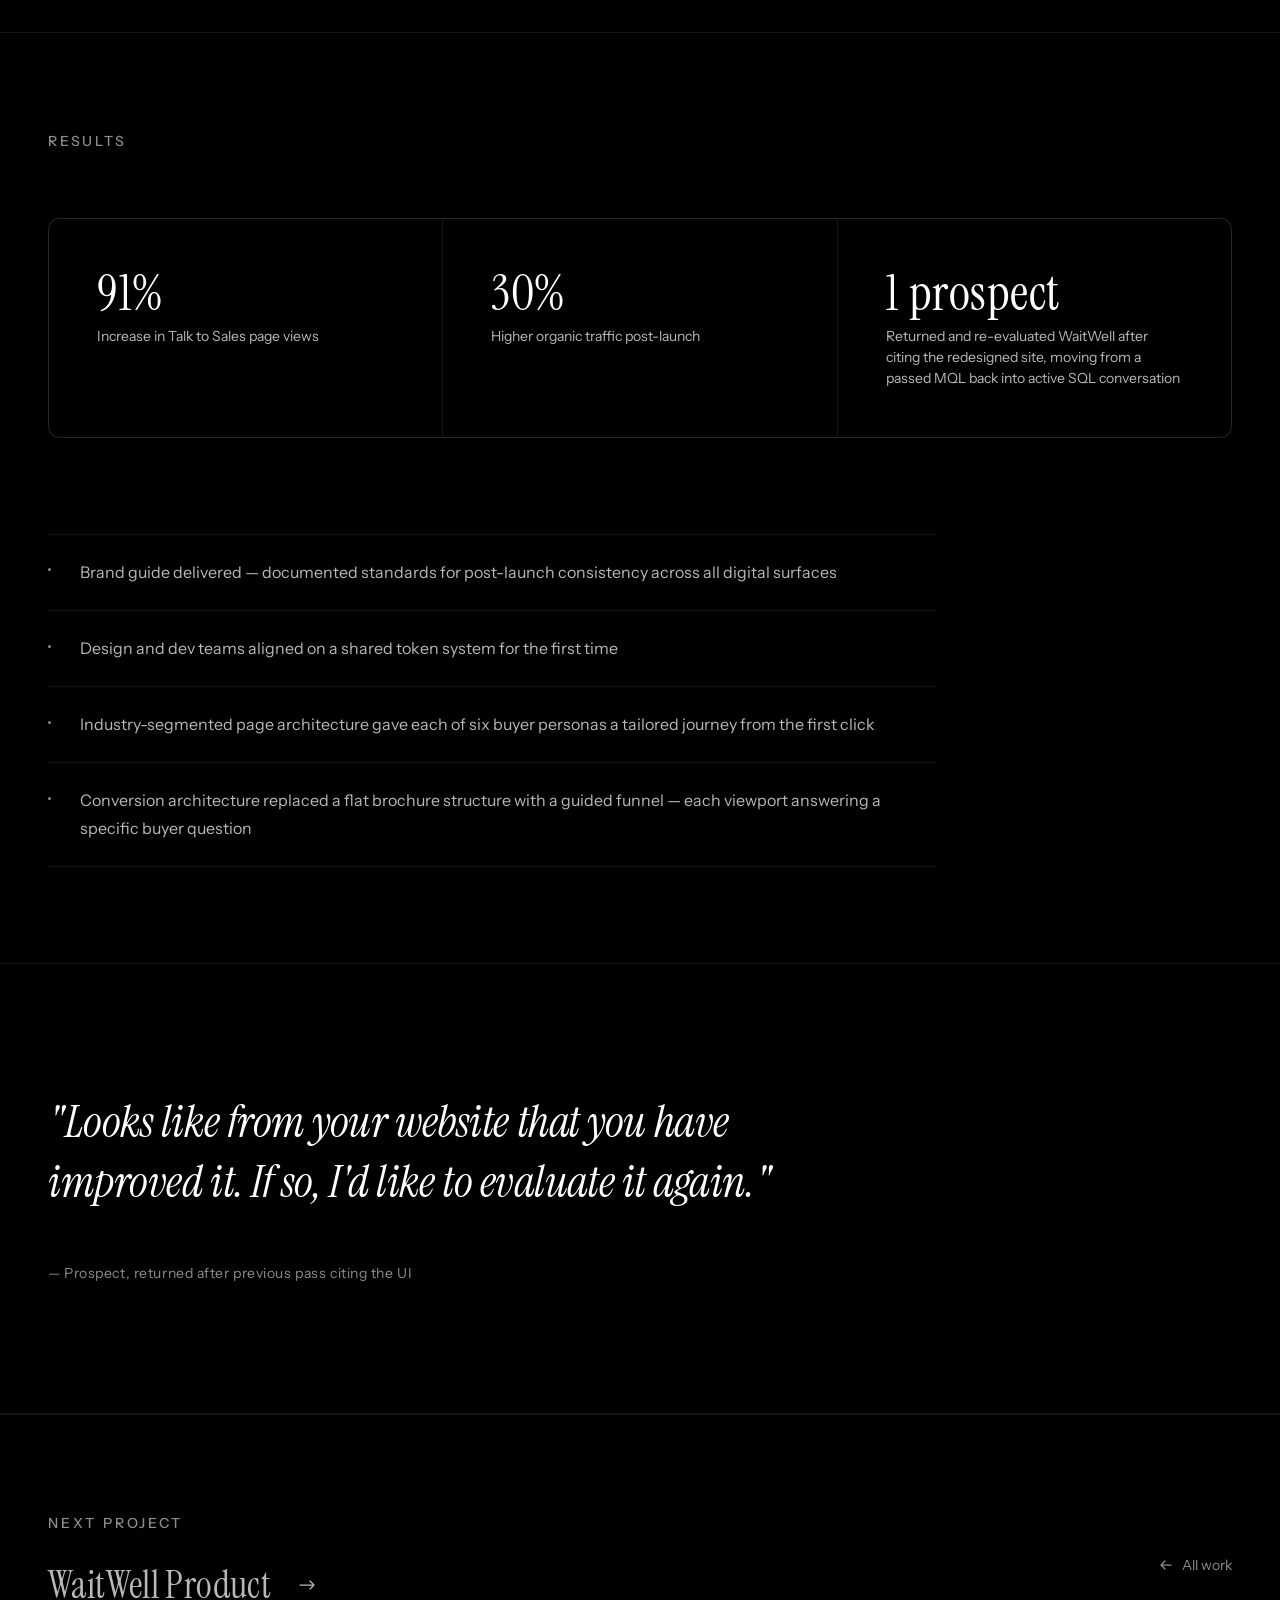
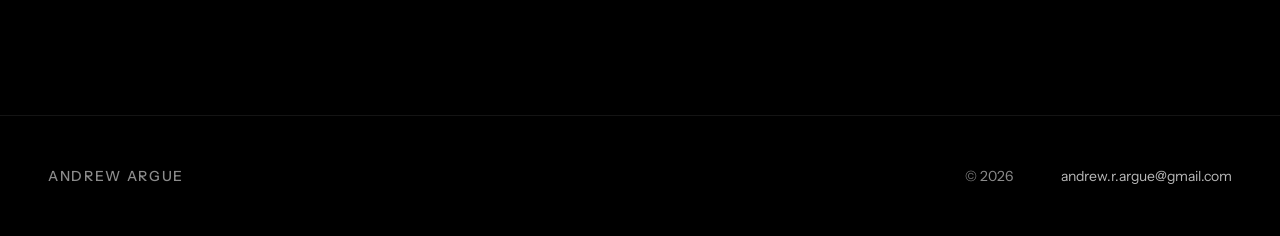
<file: work/waitwell-website.html>
<!DOCTYPE html>
<html lang="en">
<head>
  <meta charset="UTF-8" />
  <meta name="viewport" content="width=device-width, initial-scale=1.0" />
  <title>WaitWell Website Redesign — Andrew Argue</title>
  <meta name="description" content="Redesigning a B2B SaaS acquisition surface to drive a 91% increase in Talk to Sales." />
  <link rel="stylesheet" href="../css/styles.css" />
  <link rel="stylesheet" href="case-study.css" />
</head>
<body>

  <!-- ── Nav ─────────────────────────────────────────────── -->
  <header class="nav" role="banner">
    <div class="container">
      <nav class="nav__inner" aria-label="Primary navigation">
        <a href="../index.html" class="nav__logo">Andrew Argue</a>
        <ul class="nav__links" role="list">
          <li><a href="../about.html">About</a></li>
          <li><a href="../contact.html">Contact</a></li>
        </ul>
        <button class="nav__hamburger" aria-label="Toggle menu" aria-expanded="false">
          <span></span><span></span><span></span>
        </button>
      </nav>
    </div>
  </header>

  <div class="nav__overlay" role="dialog" aria-modal="true" aria-label="Mobile navigation">
    <a href="../about.html">About</a>
    <a href="../contact.html">Contact</a>
  </div>

  <main>

    <!-- ── 1. Hero ──────────────────────────────────────────── -->
    <section class="cs-hero">
      <div class="container" data-stagger>
        <p class="cs-hero__eyebrow cs-label">Case study</p>
        <h1 class="cs-hero__title">WaitWell Website Redesign</h1>
        <p class="cs-hero__subtitle">When design directly drives revenue — redesigning a B2B SaaS acquisition surface to close the gap between platform quality and web presence.</p>
        <div class="cs-hero__meta">
          <div class="cs-meta-item">
            <p class="cs-meta__label">Client</p>
            <p class="cs-meta__value">WaitWell</p>
          </div>
          <div class="cs-meta-item">
            <p class="cs-meta__label">Role</p>
            <p class="cs-meta__value">UI/UX Design Lead</p>
          </div>
          <div class="cs-meta-item">
            <p class="cs-meta__label">Year</p>
            <p class="cs-meta__value">2024</p>
          </div>
          <div class="cs-meta-item">
            <p class="cs-meta__label">Team</p>
            <p class="cs-meta__value">Anna Didenko (Supporting Designer), Patricia Orozco (Art Director)</p>
          </div>
        </div>
      </div>
    </section>

    <!-- ── 2. Hero image ────────────────────────────────────── -->
    <div class="cs-hero-image-wrap" data-animate>
      <div
        class="cs-hero-image"
        role="img"
        aria-label="WaitWell website redesign — hero image"
        data-label="Hero image — WaitWell homepage"
        style="background-image: url('../images/Waitwell web/Waitwell-01.png'); background-position: center top;"
      ></div>
    </div>

    <!-- ── 3. Overview ──────────────────────────────────────── -->
    <section class="cs-overview">
      <div class="container">
        <div class="cs-overview__grid">

          <div class="cs-overview__left" data-animate>
            <p class="cs-overview__label cs-label">Overview</p>
            <div class="cs-body-text">
              <p>WaitWell is a queue management and booking platform used by healthcare clinics, government offices, universities, retailers, and veterinary practices across North America. Their existing website undersold a platform with genuine market traction — and with US expansion on the horizon, that gap needed to close.</p>
              <p>The old site failed its audience in three distinct ways: the brand signalled startup rather than enterprise, the conversion architecture was flat with no guided path to a demo, and six distinct buyer personas all landed on one generic page where nobody felt specifically addressed.</p>
            </div>
          </div>

          <div class="cs-overview__right" data-animate>

            <div class="cs-tag-group">
              <p class="cs-tag-group__label cs-label">Disciplines</p>
              <div class="cs-tag-group__tags">
                <span class="cs-tag">Web Design</span>
                <span class="cs-tag">Conversion</span>
                <span class="cs-tag">B2B SaaS</span>
                <span class="cs-tag">Brand</span>
                <span class="cs-tag">Information Architecture</span>
                <span class="cs-tag">Design Systems</span>
              </div>
            </div>

            <div class="cs-tag-group">
              <p class="cs-tag-group__label cs-label">Business objectives</p>
              <ul class="cs-objectives-list">
                <li>Align visual brand with company positioning</li>
                <li>Establish design standards for all digital surfaces</li>
                <li>Improve credibility and competitive differentiation</li>
                <li>Support US market expansion</li>
                <li>Drive Talk to Sales conversions</li>
                <li>Deliver brand guide for post-launch consistency</li>
              </ul>
            </div>

          </div>
        </div>
      </div>
    </section>

    <!-- ── 4. Body sections ──────────────────────────────────── -->
    <div class="cs-sections">
      <div class="container">

        <!-- Process -->
        <div class="cs-section" data-animate>
          <div class="cs-section__header">
            <p class="cs-label">Process</p>
            <h2 class="cs-section__title">A structured end-to-end process with client checkpoints throughout.</h2>
          </div>
          <div class="cs-process" data-stagger role="list">
            <span class="cs-process__step" role="listitem">Discovery</span>
            <span class="cs-process__step" role="listitem">Competitive audit</span>
            <span class="cs-process__step" role="listitem">Wireframing with copywriter</span>
            <span class="cs-process__step" role="listitem">Logo refinement</span>
            <span class="cs-process__step" role="listitem">Style tiles</span>
            <span class="cs-process__step" role="listitem">Full UI design</span>
            <span class="cs-process__step" role="listitem">Project UI kit</span>
            <span class="cs-process__step" role="listitem">Collaborative QA</span>
            <span class="cs-process__step" role="listitem">Brand guide</span>
          </div>
        </div>

        <!-- Style tiles — text left, image right -->
        <div class="cs-section" data-animate>
          <div class="cs-section__header">
            <p class="cs-label">Key decision — Visual direction</p>
            <h2 class="cs-section__title">Three directions, one filter: which signals enterprise credibility?</h2>
          </div>
          <div class="cs-split cs-split">
            <div class="cs-split__text">
              <div class="cs-body-text">
                <p>Three distinct visual directions were explored before committing to UI. Direction 1 (light, minimal) created accessibility concerns for government and healthcare buyers. Direction 2 (dark, bold) read as more techy than enterprise — visually indistinguishable from general SaaS tools, with none of the institutional credibility government and healthcare buyers needed to see.</p>
                <p>Direction 3 (gradient, ownable) won — distinctive palette, clock motif as brand anchor, industry grid as conversion architecture. The filter wasn't aesthetic preference. It was enterprise credibility.</p>
              </div>
              <p class="cs-statement">The question wasn't "which looks best?" — it was "which one looks like a platform a hospital network or municipal government would trust with their queue infrastructure?"</p>
            </div>
            <div class="cs-split__media">
              <div class="cs-image" data-label="Style tile exploration — 3 directions" role="img" aria-label="Style tile exploration — 3 directions" style="background-image: url('../images/Waitwell web/WaitWell-02.png');"></div>
            </div>
          </div>
        </div>

        <!-- UI design -->
        <div class="cs-section" data-animate>
          <div class="cs-section__header">
            <p class="cs-label">UI design — Making the product visible</p>
            <h2 class="cs-section__title">Illustrations, photography, and UI woven together so the product feels real before anyone signs up.</h2>
          </div>
          <div class="cs-split cs-split--flip">
            <div class="cs-split__media">
              <div class="cs-image" data-label="UI design — product illustrations and photography" role="img" aria-label="UI design — product illustrations and photography" style="background-image: url('../images/Waitwell web/WaitWell-03.png'); background-position: center top;"></div>
            </div>
            <div class="cs-split__text">
              <div class="cs-body-text">
                <p>Each page wove product illustrations throughout — simplified graphic interpretations of WaitWell's features used as visual context alongside headlines and feature descriptions. Paired with photography of real people in real service environments, the product felt tangible and human rather than abstract.</p>
                <p>Photography was treated deliberately: portraits colour-graded toward the cool end of WaitWell's palette, kept bright and approachable, and paired specifically with the illustration or UI element it was meant to support — so a photo of someone checking their phone sits alongside the actual confirmation screen they'd see.</p>
                <p>Each page followed a varied but consistent rhythm — alternating background treatments and layouts (icon grids, image-and-text panels, dashboard mockups, testimonial cards) — all operating within the Tiller design system's spacing and grid rules. The variety kept long pages engaging, while consistent typography, button styles, and colour kept every page feeling unified.</p>
              </div>
            </div>
          </div>
        </div>

        <!-- Token system — text only -->
        <div class="cs-section" data-animate>
          <div class="cs-section__header">
            <p class="cs-label">Key decision — Token architecture</p>
            <h2 class="cs-section__title">Two-tier token system: 80 primitives feeding 46 semantic tokens.</h2>
          </div>
          <div class="cs-split">
            <div class="cs-split__text">
              <div class="cs-body-text">
                <p>80 primitives (Indigo, Purple, Teal, Lime, Grey, White) feed into 46 semantic tokens across Surface/20, Button/7, Text/7, Illustration/11, and Border/1. Every component references semantic tokens, never raw values.</p>
                <p>A rebrand or dark mode change touches the primitive layer and propagates automatically. The system was built for the next designer, not just this project.</p>
              </div>
            </div>
          </div>
        </div>

        <!-- Section 06 — Feature pages -->
        <div class="cs-section" data-animate>
          <div class="cs-section__header">
            <p class="cs-label">UI design — Feature pages</p>
            <h2 class="cs-section__title">Platform depth shown, not just described.</h2>
          </div>
          <div class="cs-split cs-split--flip">
            <div class="cs-split__media">
              <div class="cs-image" role="img" aria-label="Feature pages" style="background-image: url('../images/Waitwell web/WaitWell-06.png'); background-position: center top;"></div>
            </div>
            <div class="cs-split__text">
              <div class="cs-body-text">
                <p>Feature pages needed to convey the breadth and sophistication of WaitWell's platform to buyers evaluating it against competitors. Each feature was shown in context — UI screenshots embedded within illustrated environments rather than floating in isolation.</p>
                <p>The goal was to give a visitor enough confidence in the platform's depth that the demo request felt like the obvious next step, not a leap of faith.</p>
              </div>
            </div>
          </div>
        </div>

        <!-- Section 08 -->
        <div class="cs-section" data-animate>
          <div class="cs-section__header">
            <p class="cs-label">UI design — Social proof</p>
            <h2 class="cs-section__title">Trust signals built into the page structure, not added as an afterthought.</h2>
          </div>
          <div class="cs-split cs-split--flip">
            <div class="cs-split__media">
              <div class="cs-image" role="img" aria-label="Social proof design" style="background-image: url('../images/Waitwell web/Waitwell-08.png'); background-position: center top;"></div>
            </div>
            <div class="cs-split__text">
              <div class="cs-body-text">
                <p>Client logos, testimonial cards, and case study callouts were treated as structural elements of each page rather than a single block to scroll past. Testimonials are visually formatted to surface the strongest claim — highlighted key phrases catch a scanning visitor's eye before they commit to reading the full quote.</p>
                <p>For a platform selling to risk-averse institutional buyers, social proof isn't decoration — it's a core part of the conversion architecture.</p>
              </div>
            </div>
          </div>
        </div>

        <!-- Section 09 -->
        <div class="cs-section" data-animate>
          <div class="cs-section__header">
            <p class="cs-label">Deliverable — Brand guide</p>
            <h2 class="cs-section__title">Decisions made in the project, documented for every project after.</h2>
          </div>
          <div class="cs-split">
            <div class="cs-split__text">
              <div class="cs-body-text">
                <p>Every design decision made during the project — photography direction, illustration usage, card styles, form field treatments, colour application — was documented as part of WaitWell's brand guide at the end of the engagement.</p>
                <p>The brand guide gives WaitWell's internal team and future design partners a shared reference point, so the standards built into the redesign don't erode as the site grows and evolves after launch.</p>
              </div>
              <p class="cs-statement">Built for the next designer, not just this project.</p>
            </div>
            <div class="cs-split__media">
              <div class="cs-image" role="img" aria-label="Brand guide" style="background-image: url('../images/Waitwell web/Waitwell-05.png'); background-position: center top;"></div>
              <p class="cs-image-caption">Logo system, colour tokens, photography direction, and print collateral, documented for handoff to WaitWell's internal team and future design partners.</p>
            </div>
          </div>
        </div>

      </div>
    </div>

    <!-- ── 5. Results ────────────────────────────────────────── -->
    <section class="cs-results" data-animate>
      <div class="container">
        <p class="cs-results__label cs-label">Results</p>

        <div class="cs-stats" data-stagger>
          <div class="cs-stat">
            <span class="cs-stat__value">91%</span>
            <span class="cs-stat__label">Increase in Talk to Sales page views</span>
          </div>
          <div class="cs-stat">
            <span class="cs-stat__value">30%</span>
            <span class="cs-stat__label">Higher organic traffic post-launch</span>
          </div>
          <div class="cs-stat">
            <span class="cs-stat__value">1 prospect</span>
            <span class="cs-stat__label">Returned and re-evaluated WaitWell after citing the redesigned site, moving from a passed MQL back into active SQL conversation</span>
          </div>
        </div>

        <ul class="cs-outcomes" data-animate>
          <li>Brand guide delivered — documented standards for post-launch consistency across all digital surfaces</li>
          <li>Design and dev teams aligned on a shared token system for the first time</li>
          <li>Industry-segmented page architecture gave each of six buyer personas a tailored journey from the first click</li>
          <li>Conversion architecture replaced a flat brochure structure with a guided funnel — each viewport answering a specific buyer question</li>
        </ul>

      </div>
    </section>

    <!-- ── Testimonial ──────────────────────────────────────────── -->
    <section class="cs-testimonial" data-animate>
      <div class="container">
        <blockquote class="cs-testimonial__quote">
          <p class="cs-testimonial__text">"Looks like from your website that you have improved it. If so, I'd like to evaluate it again."</p>
          <p class="cs-testimonial__attribution">— Prospect, returned after previous pass citing the UI</p>
        </blockquote>
      </div>
    </section>

    <!-- ── 6. Next project ───────────────────────────────────── -->
    <div class="cs-next" data-animate>
      <div class="container">
        <div>
          <p class="cs-next__label">Next project</p>
          <a href="waitwell-product.html" class="cs-next__link">
            WaitWell Product
            <svg width="24" height="24" viewBox="0 0 24 24" fill="none" aria-hidden="true">
              <path d="M5 12h14M15 8l4 4-4 4" stroke="currentColor" stroke-width="1.25" stroke-linecap="round" stroke-linejoin="round"/>
            </svg>
          </a>
        </div>
        <a href="../index.html" class="cs-next__back">
          <svg width="16" height="16" viewBox="0 0 16 16" fill="none" aria-hidden="true">
            <path d="M13 8H3M7 4L3 8l4 4" stroke="currentColor" stroke-width="1.25" stroke-linecap="round" stroke-linejoin="round"/>
          </svg>
          All work
        </a>
      </div>
    </div>

  </main>

  <!-- ── Footer ─────────────────────────────────────────── -->
  <footer class="footer" role="contentinfo">
    <div class="container">
      <div class="footer__inner">
        <span class="footer__name">Andrew Argue</span>
        <div class="footer__right">
          <span class="footer__year">© 2026</span>
          <a href="mailto:andrew.r.argue@gmail.com" class="footer__email">andrew.r.argue@gmail.com</a>
        </div>
      </div>
    </div>
  </footer>

  <script src="../js/main.js"></script>
</body>
</html>
</file>
<file: css/styles.css>
@import url('https://fonts.googleapis.com/css2?family=Instrument+Sans:wght@400;500;600&family=Instrument+Serif&display=swap');

/* ─── Reset ─────────────────────────────────────────────── */
*, *::before, *::after { box-sizing: border-box; margin: 0; padding: 0; }
html { font-size: 16px; scroll-behavior: smooth; }
img, video { display: block; max-width: 100%; }
a { color: inherit; text-decoration: none; }
button { background: none; border: none; cursor: pointer; font: inherit; color: inherit; }

/* ─── Tokens ─────────────────────────────────────────────── */
:root {
  --bg:         #000000;
  --bg-2:       #111111;
  --bg-3:       #1C1C1C;
  --text:       #FFFFFF;
  --text-muted: rgba(255,255,255,0.72);
  --text-dim:   rgba(255,255,255,0.55);
  --border:     rgba(255,255,255,0.08);
  --border-em:  rgba(255,255,255,0.18);
  --font:       'Instrument Sans', system-ui, sans-serif;
  --space-1: 8px;
  --space-2: 16px;
  --space-3: 24px;
  --space-4: 32px;
  --space-5: 48px;
  --space-6: 64px;
  --space-7: 96px;
  --space-8: 128px;
  --radius:    4px;
  --radius-lg: 12px;
  --max-width: 1440px;
  --nav-height: 64px;
  --nav-bg-scrolled: rgba(0,0,0,0.85);
  --shadow-card:     rgba(0,0,0,0.6);
  --transition: 0.3s cubic-bezier(0.16, 1, 0.3, 1);
  --ease-out: cubic-bezier(0.16, 1, 0.3, 1);
}

/* ─── Base ───────────────────────────────────────────────── */
body {
  background-color: var(--bg);
  color: var(--text);
  font-family: var(--font);
  font-weight: 400;
  font-size: 1.125rem;
  line-height: 1.75;
  -webkit-font-smoothing: antialiased;
}

/* ─── Layout ─────────────────────────────────────────────── */
.container {
  width: 100%;
  max-width: var(--max-width);
  margin-inline: auto;
  padding-inline: var(--space-5);
}

/* ─── Scroll animations ──────────────────────────────────── */
[data-animate] {
  opacity: 0;
  transform: translateY(48px);
  transition: opacity 1s cubic-bezier(0.16, 1, 0.3, 1), transform 1s cubic-bezier(0.16, 1, 0.3, 1);
}
[data-animate].is-visible {
  opacity: 1;
  transform: translateY(0);
}

[data-stagger] > * {
  opacity: 0;
  transform: translateY(48px);
  transition: opacity 1s cubic-bezier(0.16, 1, 0.3, 1), transform 1s cubic-bezier(0.16, 1, 0.3, 1);
}
[data-stagger].is-visible > * {
  opacity: 1;
  transform: translateY(0);
}
[data-stagger].is-visible > *:nth-child(1) { transition-delay: 0.00s; }
[data-stagger].is-visible > *:nth-child(2) { transition-delay: 0.12s; }
[data-stagger].is-visible > *:nth-child(3) { transition-delay: 0.24s; }
[data-stagger].is-visible > *:nth-child(4) { transition-delay: 0.36s; }
[data-stagger].is-visible > *:nth-child(5) { transition-delay: 0.48s; }
[data-stagger].is-visible > *:nth-child(6) { transition-delay: 0.60s; }

/* ─── Hero load animation ────────────────────────────────── */
.hero__eyebrow,
.hero__name,
.hero__headline,
.hero__subtext,
.hero__cta {
  opacity: 0;
  transform: translateY(40px);
  transition: opacity 1.2s cubic-bezier(0.16, 1, 0.3, 1), transform 1.2s cubic-bezier(0.16, 1, 0.3, 1);
}
body.hero-loaded .hero__eyebrow  { opacity: 1; transform: translateY(0); transition-delay: 0.05s; }
body.hero-loaded .hero__name     { opacity: 1; transform: translateY(0); transition-delay: 0.20s; }
body.hero-loaded .hero__headline { opacity: 1; transform: translateY(0); transition-delay: 0.38s; }
body.hero-loaded .hero__subtext  { opacity: 1; transform: translateY(0); transition-delay: 0.54s; }
body.hero-loaded .hero__cta      { opacity: 1; transform: translateY(0); transition-delay: 0.68s; }

/* ─── Nav ────────────────────────────────────────────────── */
.nav {
  position: fixed;
  top: 0; left: 0; right: 0;
  z-index: 100;
  background-color: transparent;
  transition: background-color 0.5s cubic-bezier(0.16, 1, 0.3, 1), border-color 0.5s cubic-bezier(0.16, 1, 0.3, 1);
  border-bottom: 1px solid transparent;
}
.nav.scrolled {
  background-color: var(--nav-bg-scrolled);
  backdrop-filter: blur(12px);
  -webkit-backdrop-filter: blur(12px);
  border-bottom-color: var(--border);
}

.nav__inner {
  display: flex;
  align-items: center;
  justify-content: space-between;
  height: var(--nav-height);
}

.nav__logo {
  font-size: 1.125rem;
  font-weight: 500;
  letter-spacing: 0.01em;
  color: var(--text);
  transition: opacity 0.4s cubic-bezier(0.16, 1, 0.3, 1);
}
.nav__logo:hover { opacity: 0.5; }

.nav__links {
  display: flex;
  align-items: center;
  gap: var(--space-5);
  list-style: none;
}
.nav__links a {
  font-size: 1.125rem;
  font-weight: 400;
  color: var(--text-muted);
  transition: color 0.4s cubic-bezier(0.16, 1, 0.3, 1);
  letter-spacing: 0.01em;
  position: relative;
  padding-bottom: 3px;
}
.nav__links a::after {
  content: '';
  position: absolute;
  bottom: 0; left: 0;
  width: 0; height: 1px;
  background-color: var(--text);
  transition: width 0.4s cubic-bezier(0.16, 1, 0.3, 1);
}
.nav__links a:hover,
.nav__links a.active { color: var(--text); }
.nav__links a:hover::after,
.nav__links a.active::after { width: 100%; }

/* Hamburger */
.nav__hamburger {
  display: none;
  flex-direction: column;
  justify-content: center;
  gap: 5px;
  width: 32px; height: 32px;
  padding: 4px;
}
.nav__hamburger span {
  display: block;
  height: 1px;
  background-color: var(--text);
  transition: transform var(--transition), opacity var(--transition);
  transform-origin: center;
}
.nav__hamburger.open span:nth-child(1) { transform: translateY(6px) rotate(45deg); }
.nav__hamburger.open span:nth-child(2) { opacity: 0; }
.nav__hamburger.open span:nth-child(3) { transform: translateY(-6px) rotate(-45deg); }

/* Mobile overlay */
.nav__overlay {
  display: none;
  position: fixed;
  inset: 0;
  z-index: 99;
  background-color: var(--bg);
  flex-direction: column;
  align-items: center;
  justify-content: center;
  gap: var(--space-4);
}
.nav__overlay.open { display: flex; }
.nav__overlay a {
  font-size: clamp(2.5rem, 8vw, 4rem);
  font-weight: 500;
  letter-spacing: -0.02em;
  color: var(--text-muted);
  transition: color var(--transition);
}
.nav__overlay a:hover { color: var(--text); }

/* ─── Hero ───────────────────────────────────────────────── */
.hero {
  min-height: 100svh;
  display: flex;
  align-items: center;
  padding-top: var(--nav-height);
  overflow: hidden;
}

.hero__inner {
  padding-block: var(--space-6) var(--space-7);
  width: 100%;
}

.hero__eyebrow {
  font-size: 0.875rem;
  font-weight: 500;
  letter-spacing: 0.25em;
  text-transform: uppercase;
  color: var(--text-dim);
  margin-bottom: var(--space-3);
}

/* Name — Instrument Serif regular */
.hero__name {
  font-family: 'Instrument Serif', Georgia, serif;
  font-size: clamp(4.5rem, 11vw, 12rem);
  font-weight: 400;
  font-style: normal;
  line-height: 0.92;
  letter-spacing: 0.01em;
  color: var(--text);
  margin-bottom: var(--space-5);
  position: relative;
}
.hero__name .liquid-canvas {
  position: absolute;
  pointer-events: none;
  display: block;
}
.hero__name.liquid-ready {
  color: transparent;
  -webkit-text-fill-color: transparent;
}

.hero__headline {
  font-size: clamp(1rem, 1.8vw, 1.5rem);
  font-weight: 400;
  line-height: 1.5;
  color: var(--text-muted);
  max-width: 52ch;
  margin-bottom: var(--space-4);
}

.hero__subtext {
  font-size: 0.875rem;
  font-weight: 500;
  letter-spacing: 0.18em;
  text-transform: uppercase;
  color: var(--text-dim);
  margin-bottom: var(--space-5);
}
.hero__subtext span + span::before {
  content: ' · ';
  margin-inline: 0.4em;
}

.hero__cta {
  display: inline-flex;
  align-items: center;
  gap: 10px;
  font-size: 0.875rem;
  font-weight: 500;
  letter-spacing: 0.06em;
  text-transform: uppercase;
  color: var(--text);
  border-bottom: 1px solid var(--border-em);
  padding-bottom: 3px;
  transition: border-color 0.4s cubic-bezier(0.16, 1, 0.3, 1);
}
.hero__cta:hover { border-bottom-color: var(--text); }
.hero__cta svg { transition: transform 0.4s cubic-bezier(0.16, 1, 0.3, 1); }
.hero__cta:hover svg { transform: translateX(6px); }

/* Reusable inline text CTA — small caps, underlined, arrow */
.text-cta {
  align-self: flex-start;
  color: var(--text);
  text-decoration: none;
  border-bottom: 1px solid var(--border-em);
  padding-bottom: 2px;
  font-size: 0.875rem;
  letter-spacing: 0.06em;
  text-transform: uppercase;
  font-weight: 500;
  transition: border-color 0.4s cubic-bezier(0.16, 1, 0.3, 1);
}
.text-cta:hover { border-bottom-color: var(--text); }

/* ─── Shared label / eyebrow style ──────────────────────── */
/* Used as .cs-label throughout case studies and .cs-label on the homepage.
   Contextual margin is added per-section below. */
.cs-label {
  font-size: 0.875rem;          /* 10px */
  font-weight: 500;
  letter-spacing: 0.2em;
  text-transform: uppercase;
  color: var(--text-dim);
}

/* Homepage section labels need bottom spacing */
.work-section .cs-label,
.about-section .cs-label {
  margin-bottom: var(--space-6);
}

/* ─── Work section ───────────────────────────────────────── */
.work-section {
  padding-block: 120px 0;
}

/* Stacked project rows */
.work-list {
  display: flex;
  flex-direction: column;
  border-top: 1px solid var(--border);
}

/* Each row */
.work-row {
  position: relative;
  overflow: hidden;
  border-bottom: 1px solid var(--border);
  background-color: var(--bg);
  transition: background-color 0.6s cubic-bezier(0.16, 1, 0.3, 1);
}
.work-row:nth-child(even) { background-color: var(--bg-2); }
.work-row:hover { background-color: var(--bg-3); }

.work-row__link {
  display: grid;
  /* Left text | clear image lane | Right text */
  grid-template-columns: 1fr 1fr 1fr;
  align-items: end;
  min-height: 420px;
  /* Use padding-block only — let .container handle the inline padding */
  padding-block: var(--space-7);
  gap: 0;
  cursor: pointer;
}

/* Left: index + title */
.work-row__left {
  display: flex;
  flex-direction: column;
  justify-content: space-between;
  height: 100%;
  min-height: 320px;
  padding-right: var(--space-5);
}

/* Middle column — kept empty so the image floats here without overlap */
.work-row__middle {
  /* intentionally empty — image floats above this zone */
}

.work-row__index {
  font-size: 0.875rem;
  font-weight: 500;
  letter-spacing: 0.18em;
  text-transform: uppercase;
  color: var(--text-dim);
}

.work-row__title {
  font-family: 'Instrument Serif', Georgia, serif;
  font-size: clamp(2.75rem, 4.5vw, 5.5rem);
  font-weight: 400;
  font-style: normal;
  line-height: 1.0;
  letter-spacing: 0.01em;
  color: var(--text);
  transition: color 0.5s cubic-bezier(0.16, 1, 0.3, 1);
}

/* Right: tag + desc + cta */
.work-row__right {
  display: flex;
  flex-direction: column;
  justify-content: flex-end;
  gap: var(--space-3);
  padding-bottom: 4px;
  padding-left: var(--space-3);
}

.work-row__tag {
  font-size: 0.875rem;
  font-weight: 500;
  letter-spacing: 0.18em;
  text-transform: uppercase;
  color: var(--text-dim);
}

.work-row__desc {
  font-size: 1rem;
  color: var(--text-muted);
  line-height: 1.7;
  max-width: 38ch;
}

.work-row__cta {
  display: inline-flex;
  align-items: center;
  gap: 6px;
  font-size: 0.875rem;
  font-weight: 500;
  letter-spacing: 0.08em;
  text-transform: uppercase;
  color: var(--text-dim);
  transition: color 0.5s cubic-bezier(0.16, 1, 0.3, 1), gap 0.5s cubic-bezier(0.16, 1, 0.3, 1);
}
.work-row:hover .work-row__cta {
  color: var(--text);
  gap: 10px;
}

/* Floating image — shifted left, clear of right text column */
.work-row__image-wrap {
  position: absolute;
  left: 34%;
  right: 38%;
  top: 50%;
  transform: translateY(-50%);
  aspect-ratio: 16 / 10;
  pointer-events: none;
  z-index: 2;
}

.work-row__image-inner {
  width: 100%;
  height: 100%;
  opacity: 0;
  transform: translateY(18px) scale(0.96);
  transition: opacity 0.6s cubic-bezier(0.16, 1, 0.3, 1), transform 0.6s cubic-bezier(0.16, 1, 0.3, 1);
  border-radius: var(--radius-lg);
  overflow: hidden;
  background-color: var(--bg-3);
  background-size: cover;
  background-position: center;
  box-shadow: 0 32px 80px var(--shadow-card);
}
.work-row:hover .work-row__image-inner {
  opacity: 1;
  transform: translateY(0) scale(1);
}

/* ─── About section ──────────────────────────────────────── */
.about-section {
  padding-block: 120px;
  background-color: var(--bg-2);
}

.about-split {
  display: flex;
  flex-direction: column;
  gap: var(--space-5);
  padding-top: var(--space-5);
  border-top: 1px solid var(--border);
}

.about-split__statement {
  font-family: 'Instrument Serif', Georgia, serif;
  font-size: clamp(2.5rem, 5.5vw, 5rem);
  font-weight: 400;
  font-style: normal;
  line-height: 1.06;
  letter-spacing: -0.03em;
  color: var(--text);
}

.about-split__body {
  font-size: 1.0625rem;
  font-weight: 400;
  color: var(--text-muted);
  line-height: 1.8;
}

/* ─── Footer ─────────────────────────────────────────────── */
.footer {
  border-top: 1px solid var(--border);
  padding-block: var(--space-5);
  background-color: var(--bg);
}
.footer__inner {
  display: flex;
  align-items: center;
  justify-content: space-between;
}
.footer__name {
  font-size: 0.875rem;
  font-weight: 500;
  letter-spacing: 0.12em;
  text-transform: uppercase;
  color: var(--text-dim);
}
.footer__right {
  display: flex;
  align-items: center;
  gap: var(--space-5);
}
.footer__year {
  font-size: 0.875rem;
  color: var(--text-dim);
}
.footer__email {
  font-size: 0.875rem;
  color: var(--text-muted);
  transition: color var(--transition);
}
.footer__email:hover { color: var(--text); }

/* ─── Responsive ─────────────────────────────────────────── */
@media (max-width: 900px) {
  .work-row__link {
    grid-template-columns: 1fr 1fr;
    min-height: unset;
    gap: 0;
  }
  .work-row__middle { display: none; }
  .work-row__left { min-height: unset; gap: var(--space-4); padding-right: var(--space-4); }
  .work-row__right { padding-left: var(--space-4); }
  .work-row__image-wrap { display: none; }
}

@media (max-width: 600px) {
  .work-row__link {
    grid-template-columns: 1fr;
  }
  .work-row__right { padding-left: 0; margin-top: var(--space-4); }
}

@media (max-width: 768px) {
  .container { padding-inline: var(--space-3); }

  .nav__links { display: none; }
  .nav__hamburger { display: flex; }

  .hero__name { white-space: normal; }

  .work-section,
  .about-section { padding-block: 80px; }


  .footer__inner { flex-direction: column; align-items: flex-start; gap: var(--space-3); }
  .footer__right { flex-direction: column; align-items: flex-start; gap: var(--space-2); }
}
</file>
<file: css/about.css>
/* ═══════════════════════════════════════════════════════════
   About page styles
   Loaded after styles.css — overrides .about-section and
   .about-split which are also used on the homepage teaser.
   ═══════════════════════════════════════════════════════════ */

/* ── Page shell ───────────────────────────────────────────── */
.about-page {
  padding-top: var(--nav-height);
}

/* ── Shared section spacing ───────────────────────────────── */
.about-section {
  padding-block: var(--space-7);
}
.about-section--flush {
  padding-block: 0;
}
/* Single divider: only between statement and photo */
.about-section--divide-after {
  border-bottom: 1px solid var(--border);
}

/* ── Section label ────────────────────────────────────────── */
.about-label {
  font-size: 0.875rem;
  font-weight: 500;
  letter-spacing: 0.2em;
  text-transform: uppercase;
  color: var(--text-dim);
  margin-bottom: var(--space-6);
}

/* ══ 1. Opening statement ════════════════════════════════════ */
.about-statement {
  font-family: 'Instrument Serif', Georgia, serif;
  font-size: clamp(1.75rem, 3.5vw, 3.25rem);
  font-weight: 400;
  font-style: normal;
  letter-spacing: 0.01em;
  line-height: 1.3;
  color: var(--text);
}

/* ══ 2. Photo ════════════════════════════════════════════════ */
.about-photo-section {
  padding-block: var(--space-6);
}

.about-photo {
  position: relative;
  width: 100%;
  aspect-ratio: 16 / 9;
  overflow: hidden;
  border-radius: var(--radius-lg);
  background-color: var(--bg-2);
}

/* Grid placeholder */
.about-photo__placeholder {
  position: absolute;
  inset: 0;
  background-image:
    linear-gradient(rgba(255,255,255,0.04) 1px, transparent 1px),
    linear-gradient(90deg, rgba(255,255,255,0.04) 1px, transparent 1px);
  background-size: 80px 80px;
}

.about-photo__img {
  position: absolute;
  /* Oversized so scroll parallax has room to move without gaps */
  top: -15%;
  left: 0;
  width: 100%;
  height: 130%;
  object-fit: cover;
  object-position: center 25%;
  will-change: transform;
  display: none;
}
.about-photo__img[src]:not([src=""]) {
  display: block;
}

/* Caption bar */
.about-photo__caption {
  position: absolute;
  bottom: 0; left: 0; right: 0;
  padding: var(--space-4) var(--space-5);
  display: flex;
  justify-content: space-between;
  align-items: flex-end;
}

.about-photo__name {
  font-family: 'Instrument Serif', Georgia, serif;
  font-size: clamp(1.5rem, 3vw, 3rem);
  font-weight: 400;
  letter-spacing: 0.01em;
  color: var(--text);
  opacity: 0.15;
  transition: opacity 0.4s ease;
}

.about-photo:hover .about-photo__name {
  opacity: 0.6;
}

.about-photo__hint {
  font-size: 0.875rem;
  font-weight: 500;
  letter-spacing: 0.18em;
  text-transform: uppercase;
  color: var(--text-dim);
  opacity: 0;
  transition: opacity 0.4s ease;
}
.about-photo:hover .about-photo__hint {
  opacity: 1;
}

/* ══ 3. Stats columns ════════════════════════════════════════ */
.about-stats-grid {
  display: grid;
  grid-template-columns: repeat(3, 1fr);
}

.about-stat-col {
  display: flex;
  flex-direction: column;
  justify-content: space-between;
  padding: var(--space-5) var(--space-5) var(--space-6);
  border-left: 1px solid var(--border);
  min-height: 320px;
}
.about-stat-col:first-child {
  border-left: none;
}

.about-stat-col__label {
  font-size: 0.875rem;
  font-weight: 400;
  color: var(--text-muted);
  line-height: 1.5;
}

.about-stat-col__value {
  font-family: 'Instrument Serif', Georgia, serif;
  font-size: clamp(2.5rem, 6vw, 6rem);
  font-weight: 400;
  font-style: normal;
  letter-spacing: 0.01em;
  line-height: 1;
  color: var(--text);
}

/* ══ 4. Left/right split sections ═══════════════════════════ */
.about-split {
  display: grid;
  grid-template-columns: 1fr 1fr;
  gap: var(--space-7);
  align-items: start;
  /* reset homepage teaser styles */
  padding-top: 0;
  border-top: none;
}

.about-split__heading {
  font-family: 'Instrument Serif', Georgia, serif;
  font-size: clamp(1.75rem, 3vw, 2.75rem);
  font-weight: 400;
  font-style: normal;
  letter-spacing: 0.01em;
  line-height: 1.15;
  color: var(--text);
  position: sticky;
  top: calc(var(--nav-height) + var(--space-5));
}

.about-split__content {
  display: flex;
  flex-direction: column;
  gap: var(--space-5);
}

.about-split__body {
  font-size: 1.0625rem;
  font-weight: 400;
  color: var(--text-muted);
  line-height: 1.8;
}

.about-split__body p + p {
  margin-top: var(--space-4);
}

/* ══ 5. Experience rows ══════════════════════════════════════ */
.experience-list {
  list-style: none;
  display: flex;
  flex-direction: column;
}

.experience-item {
  display: grid;
  grid-template-columns: 1fr auto;
  gap: var(--space-6);
  align-items: baseline;
  padding-block: var(--space-4);
  border-top: 1px solid var(--border);
}

.experience-item__main {
  display: flex;
  flex-direction: column;
  gap: 4px;
}

.experience-item__company {
  font-size: 1.0625rem;
  font-weight: 500;
  color: var(--text);
}

.experience-item__role {
  font-size: 0.9375rem;
  font-weight: 400;
  color: var(--text-muted);
}

.experience-item__clients {
  font-size: 0.875rem;
  color: var(--text-dim);
  text-align: right;
}

/* ══ 6. Tools ════════════════════════════════════════════════ */
.tools-list {
  display: flex;
  flex-wrap: wrap;
  gap: var(--space-2);
  list-style: none;
}

.tools-list__item {
  font-size: 0.875rem;
  font-weight: 400;
  color: var(--text-muted);
  background-color: var(--bg-2);
  border: 1px solid var(--border);
  border-radius: var(--radius);
  padding: 6px var(--space-3);
}

/* ══ 7. Currently + CTA ══════════════════════════════════════ */
.about-currently {
  padding: var(--space-5);
  border: 1px solid var(--border);
  border-radius: var(--radius-lg);
  background-color: var(--bg-2);
}

.about-currently__label {
  font-size: 0.875rem;
  font-weight: 500;
  letter-spacing: 0.2em;
  text-transform: uppercase;
  color: var(--text-dim);
  margin-bottom: var(--space-2);
}

.about-currently__text {
  font-size: 1rem;
  font-weight: 400;
  color: var(--text-muted);
  line-height: 1.65;
}

.about-cta {
  display: inline-flex;
  align-items: center;
  gap: var(--space-2);
  font-size: 0.875rem;
  font-weight: 500;
  letter-spacing: 0.06em;
  text-transform: uppercase;
  color: var(--text);
  border-bottom: 1px solid var(--border-em);
  padding-bottom: 3px;
  align-self: flex-start;
  transition: border-color var(--transition), gap var(--transition);
}
.about-cta:hover {
  border-bottom-color: var(--text);
  gap: var(--space-3);
}
.about-cta svg { transition: transform var(--transition); }
.about-cta:hover svg { transform: translateX(4px); }

/* ── Responsive ───────────────────────────────────────────── */
@media (max-width: 600px) {
  .about-stats-grid {
    grid-template-columns: repeat(2, 1fr);
  }
  .about-stat-col:nth-child(3) {
    grid-column: span 2;
    border-left: none;
  }
}

@media (max-width: 768px) {
  .about-section { padding-block: var(--space-6); }

  .about-stats-grid { grid-template-columns: repeat(2, 1fr); }
  .about-stat-col { min-height: 220px; }

  .about-split {
    grid-template-columns: 1fr;
    gap: var(--space-5);
  }
  .about-split__heading { position: static; }

  .experience-item {
    grid-template-columns: 1fr;
    gap: var(--space-1);
  }
  .experience-item__clients { text-align: left; }

  .about-photo { aspect-ratio: 4 / 3; }
}
</file>
<file: css/contact.css>
/* ═══════════════════════════════════════════════════════════
   Contact page styles
   Loaded after styles.css.
   ═══════════════════════════════════════════════════════════ */

.contact-page {
  min-height: 100svh;
  display: flex;
  align-items: center;
  padding-top: var(--nav-height);
}

.contact-grid {
  display: grid;
  grid-template-columns: 1fr 1fr;
  gap: var(--space-7);
  align-items: start;
  padding-block: var(--space-8);
  border-top: 1px solid var(--border);
}

/* Left */
.contact-left__headline {
  font-family: 'Instrument Serif', Georgia, serif;
  font-size: clamp(2.5rem, 5vw, 4.5rem);
  font-weight: 400;
  font-style: normal;
  line-height: 1.08;
  letter-spacing: 0.01em;
  color: var(--text);
  margin-bottom: var(--space-4);
}

.contact-left__sub {
  font-size: 1.125rem;
  font-weight: 400;
  color: var(--text-muted);
  line-height: 1.6;
  max-width: 32ch;
}

/* Right */
.contact-right {
  display: flex;
  flex-direction: column;
  gap: var(--space-4);
  padding-top: var(--space-2);
}

.contact-email {
  display: flex;
  align-items: center;
  justify-content: space-between;
  padding: var(--space-4) var(--space-5);
  border: 1px solid var(--border-em);
  border-radius: var(--radius-lg);
  font-size: clamp(1rem, 1.5vw, 1.25rem);
  font-weight: 400;
  color: var(--text);
  letter-spacing: -0.01em;
  transition: border-color var(--transition), background-color var(--transition);
}

.contact-email:hover {
  border-color: var(--text);
  background-color: var(--bg-2);
}

.contact-email svg {
  opacity: 0.4;
  transition: opacity var(--transition), transform var(--transition);
  flex-shrink: 0;
}

.contact-email:hover svg {
  opacity: 1;
  transform: translateX(4px);
}

.contact-linkedin {
  display: flex;
  align-items: center;
  justify-content: space-between;
  padding: var(--space-4) var(--space-5);
  border: 1px solid var(--border);
  border-radius: var(--radius-lg);
  font-size: clamp(1rem, 1.5vw, 1.25rem);
  font-weight: 400;
  color: var(--text-muted);
  transition: border-color var(--transition), color var(--transition), background-color var(--transition);
}

.contact-linkedin:hover {
  border-color: var(--border-em);
  color: var(--text);
  background-color: var(--bg-2);
}

.contact-linkedin svg {
  opacity: 0.3;
  transition: opacity var(--transition), transform var(--transition);
  flex-shrink: 0;
}

.contact-linkedin:hover svg {
  opacity: 0.7;
  transform: translateX(4px);
}

.contact-note {
  font-size: 0.9375rem;
  color: var(--text-dim);
  line-height: 1.6;
  padding-top: var(--space-1);
}

@media (max-width: 768px) {
  .contact-grid {
    grid-template-columns: 1fr;
    gap: var(--space-6);
  }

  .contact-left__sub { max-width: none; }
}
</file>
<file: work/case-study.css>
/* ═══════════════════════════════════════════════════════════
   Case Study Template Styles
   Structure: Hero → Hero image → Overview → Body sections
              → Results → Next project
   ═══════════════════════════════════════════════════════════ */

/* ── Typography scale overrides for case studies ─────────── */
/* .cs-label is defined globally in styles.css so it's available on all pages */

.cs-body-text {
  font-size: 1rem;              /* 16px */
  font-weight: 400;
  line-height: 1.7;
  color: var(--text-muted);
}

.cs-body-text p + p { margin-top: var(--space-3); }

.cs-statement {
  font-size: 1.5rem;            /* 24px */
  font-weight: 300;
  line-height: 1.45;
  letter-spacing: -0.015em;
  color: var(--text);
  padding-left: var(--space-4);
  border-left: 1px solid var(--border-em);
}

/* ── 1. Hero ──────────────────────────────────────────────── */
.cs-hero {
  padding-top: calc(var(--nav-height) + var(--space-7));
  padding-bottom: var(--space-7);
}

/* Eyebrow uses cs-label for shared typography; this adds the spacing specific to the hero */
.cs-hero__eyebrow {
  margin-bottom: var(--space-4);
}

.cs-hero__title {
  font-family: 'Instrument Serif', Georgia, serif;
  font-size: clamp(2.5rem, 5.5vw, 5rem);
  font-weight: 400;
  font-style: normal;
  line-height: 1.06;
  letter-spacing: -0.03em;
  color: var(--text);
  margin-bottom: var(--space-3);
  max-width: 18em;
}

.cs-hero__subtitle {
  font-size: 1.125rem;
  font-weight: 400;
  color: var(--text-muted);
  line-height: 1.5;
  margin-bottom: var(--space-6);
  max-width: 48em;
}

.cs-hero__meta {
  display: flex;
  gap: var(--space-6);
  flex-wrap: wrap;
  padding-top: var(--space-5);
  border-top: 1px solid var(--border);
}

.cs-meta__label {
  font-size: 0.875rem;
  font-weight: 500;
  letter-spacing: 0.2em;
  text-transform: uppercase;
  color: var(--text-dim);
  margin-bottom: var(--space-1);
}

.cs-meta__value {
  font-size: 0.9375rem;
  font-weight: 400;
  color: var(--text-muted);
}

/* ── 2. Hero image ────────────────────────────────────────── */
.cs-hero-image-wrap {
  padding-inline: var(--space-5);
  max-width: var(--max-width);
  margin-inline: auto;
}

.cs-hero-image {
  width: 100%;
  aspect-ratio: 16 / 9;
  background-color: var(--bg-3);
  border-radius: var(--radius-lg);
  position: relative;
  overflow: hidden;
  background-size: cover;
  background-position: center;
}

/* ── Image placeholders (general) ─────────────────────────── */
.cs-image {
  width: 100%;
  background-color: var(--bg-3);
  border-radius: var(--radius-lg);
  position: relative;
  overflow: hidden;
  aspect-ratio: 16 / 9;
  background-size: cover;
  background-position: center;
}

/* ── 3. Overview ──────────────────────────────────────────── */
.cs-overview {
  padding-block: var(--space-7);
  border-bottom: 1px solid var(--border);
}

.cs-overview__grid {
  display: grid;
  grid-template-columns: 3fr 1fr;
  gap: var(--space-7);
  align-items: start;
}

.cs-overview__label {
  font-size: 0.875rem;
  font-weight: 500;
  letter-spacing: 0.2em;
  text-transform: uppercase;
  color: var(--text-dim);
  margin-bottom: var(--space-4);
}

/* Right: tags and meta block */
.cs-overview__right {
  display: flex;
  flex-direction: column;
  gap: var(--space-5);
}

.cs-tag-group__label {
  font-size: 0.875rem;
  font-weight: 500;
  letter-spacing: 0.2em;
  text-transform: uppercase;
  color: var(--text-dim);
  margin-bottom: var(--space-2);
}

.cs-tag-group__tags {
  display: flex;
  flex-wrap: wrap;
  gap: var(--space-1);
}

.cs-tag {
  font-size: 0.875rem;
  font-weight: 400;
  color: var(--text-muted);
  background-color: var(--bg-3);
  border: 1px solid var(--border);
  border-radius: var(--radius);
  padding: 4px 12px;
}

.cs-objectives-list {
  list-style: none;
  display: flex;
  flex-direction: column;
  gap: 0;
}

.cs-objectives-list li {
  font-size: 0.9375rem;
  font-weight: 400;
  color: var(--text-muted);
  line-height: 1.6;
  padding-block: 10px;
  border-bottom: 1px solid var(--border);
  padding-left: var(--space-3);
  position: relative;
}

.cs-objectives-list li:first-child { border-top: 1px solid var(--border); }

.cs-objectives-list li::before {
  content: '';
  position: absolute;
  left: 0;
  top: 50%;
  transform: translateY(-50%);
  width: 3px;
  height: 3px;
  border-radius: 50%;
  background-color: var(--text-dim);
}

/* ── 4. Body — content sections ───────────────────────────── */
.cs-sections {
  padding-block: var(--space-7);
  display: flex;
  flex-direction: column;
  gap: 0;
}

/* Section wrapper */
.cs-section {
  display: flex;
  flex-direction: column;
  gap: var(--space-5);
  padding-block: var(--space-7);
  border-bottom: 1px solid var(--border);
}

.cs-section:first-child { border-top: 1px solid var(--border); }

.cs-section__header {
  display: flex;
  flex-direction: column;
  gap: var(--space-2);
}

.cs-section__title {
  font-family: 'Instrument Serif', Georgia, serif;
  font-size: clamp(1.375rem, 2.5vw, 2rem);
  font-weight: 400;
  font-style: normal;
  letter-spacing: 0.01em;
  color: var(--text);
  line-height: 1.2;
  max-width: 75%;
}

/* Split layout — text above (¾ width), image below at full width */
.cs-split,
.cs-split--flip {
  display: flex;
  flex-direction: column;
  gap: var(--space-5);
}

.cs-split__text {
  display: flex;
  flex-direction: column;
  gap: var(--space-4);
  max-width: 75%;
}

.cs-split__media {
  width: 100%;
  display: flex;
  flex-direction: column;
  gap: var(--space-4);
}

.cs-image-caption {
  font-size: 0.875rem;
  color: var(--text-dim);
  line-height: 1.5;
}

/* Process tags (pill row) */
.cs-process {
  display: flex;
  flex-wrap: wrap;
  gap: var(--space-2);
}

.cs-process__step {
  font-size: 0.875rem;
  font-weight: 400;
  color: var(--text-muted);
  background-color: var(--bg-3);
  border: 1px solid var(--border);
  border-radius: var(--radius);
  padding: 5px 12px;
}

/* ── 5. Results ───────────────────────────────────────────── */
.cs-results {
  padding-block: var(--space-7);
  border-top: 1px solid var(--border);
}

.cs-results__label {
  font-size: 0.875rem;
  font-weight: 500;
  letter-spacing: 0.2em;
  text-transform: uppercase;
  color: var(--text-dim);
  margin-bottom: var(--space-6);
}

.cs-stats {
  display: grid;
  grid-template-columns: repeat(3, 1fr);
  gap: 1px;
  background-color: var(--border);
  border: 1px solid var(--border);
  border-radius: var(--radius-lg);
  overflow: hidden;
  margin-bottom: var(--space-7);
}

.cs-stat {
  background-color: var(--bg);
  padding: var(--space-5) var(--space-5);
  display: flex;
  flex-direction: column;
  gap: var(--space-1);
}

.cs-stat__value {
  font-family: 'Instrument Serif', Georgia, serif;
  font-size: clamp(2.25rem, 4vw, 3.5rem);
  font-weight: 400;
  font-style: normal;
  letter-spacing: 0.01em;
  color: var(--text);
  line-height: 1;
}

.cs-stat__label {
  font-size: 0.875rem;
  font-weight: 400;
  color: var(--text-muted);
  line-height: 1.5;
}

.cs-outcomes {
  list-style: none;
  display: flex;
  flex-direction: column;
}

.cs-outcomes li {
  font-size: 1rem;
  font-weight: 400;
  color: var(--text-muted);
  line-height: 1.7;
  padding-block: var(--space-3);
  border-bottom: 1px solid var(--border);
  padding-left: var(--space-4);
  position: relative;
  max-width: 75%;
}

.cs-outcomes li:first-child { border-top: 1px solid var(--border); }

.cs-outcomes li::before {
  content: '';
  position: absolute;
  left: 0;
  top: calc(var(--space-3) + 0.6em);
  width: 3px;
  height: 3px;
  border-radius: 50%;
  background-color: var(--text-dim);
}

/* Pull quote */
.cs-quote {
  margin-top: var(--space-6);
}

.cs-quote__text {
  font-family: 'Instrument Serif', Georgia, serif;
  font-size: 1.5rem;
  font-weight: 400;
  font-style: normal;
  line-height: 1.45;
  letter-spacing: 0.01em;
  color: var(--text);
  padding-left: var(--space-4);
  border-left: 1px solid var(--border-em);
}

.cs-quote__attribution {
  font-size: 0.875rem;
  color: var(--text-dim);
  margin-top: var(--space-3);
  margin-left: var(--space-4);
  letter-spacing: 0.05em;
}

/* ── Testimonial ──────────────────────────────────────────── */
.cs-testimonial {
  padding-block: var(--space-8);
  border-top: 1px solid var(--border);
  border-bottom: 1px solid var(--border);
}

.cs-testimonial__quote {
  max-width: 46em;
}

.cs-testimonial__text {
  font-family: 'Instrument Serif', Georgia, serif;
  font-size: clamp(1.75rem, 3.5vw, 3rem);
  font-weight: 400;
  font-style: italic;
  line-height: 1.35;
  letter-spacing: -0.01em;
  color: var(--text);
  margin-bottom: var(--space-5);
}

.cs-testimonial__attribution {
  font-size: 0.875rem;
  font-weight: 400;
  color: var(--text-dim);
  letter-spacing: 0.04em;
}

/* ── 6. Next project ──────────────────────────────────────── */
.cs-next {
  border-top: 1px solid var(--border);
  padding-block: var(--space-7);
}

.cs-next .container {
  display: flex;
  align-items: center;
  justify-content: space-between;
  flex-wrap: wrap;
  gap: var(--space-4);
}

.cs-next__label {
  font-size: 0.875rem;
  font-weight: 500;
  letter-spacing: 0.2em;
  text-transform: uppercase;
  color: var(--text-dim);
  margin-bottom: var(--space-2);
}

.cs-next__link {
  display: inline-flex;
  align-items: center;
  gap: var(--space-3);
  font-family: 'Instrument Serif', Georgia, serif;
  font-size: clamp(1.5rem, 3vw, 2.5rem);
  font-weight: 400;
  font-style: normal;
  letter-spacing: 0.01em;
  color: var(--text-muted);
  transition: color 0.4s cubic-bezier(0.16, 1, 0.3, 1);
}

.cs-next__link:hover { color: var(--text); }
.cs-next__link svg { transition: transform 0.4s cubic-bezier(0.16, 1, 0.3, 1); }
.cs-next__link:hover svg { transform: translateX(8px); }

.cs-next__back {
  font-size: 0.875rem;
  font-weight: 400;
  color: var(--text-dim);
  transition: color 0.4s cubic-bezier(0.16, 1, 0.3, 1);
  display: flex;
  align-items: center;
  gap: var(--space-1);
  white-space: nowrap;
}

.cs-next__back:hover { color: var(--text-muted); }

/* ── Responsive ───────────────────────────────────────────── */
@media (max-width: 768px) {
  .cs-hero { padding-top: calc(var(--nav-height) + var(--space-6)); }

  .cs-split__text,
  .cs-section__title,
  .cs-outcomes li { max-width: 100%; }

  .cs-overview__grid {
    grid-template-columns: 1fr;
    gap: var(--space-5);
  }

  .cs-stats {
    grid-template-columns: 1fr;
  }

  .cs-next .container {
    flex-direction: column;
    align-items: flex-start;
  }
}
</file>
